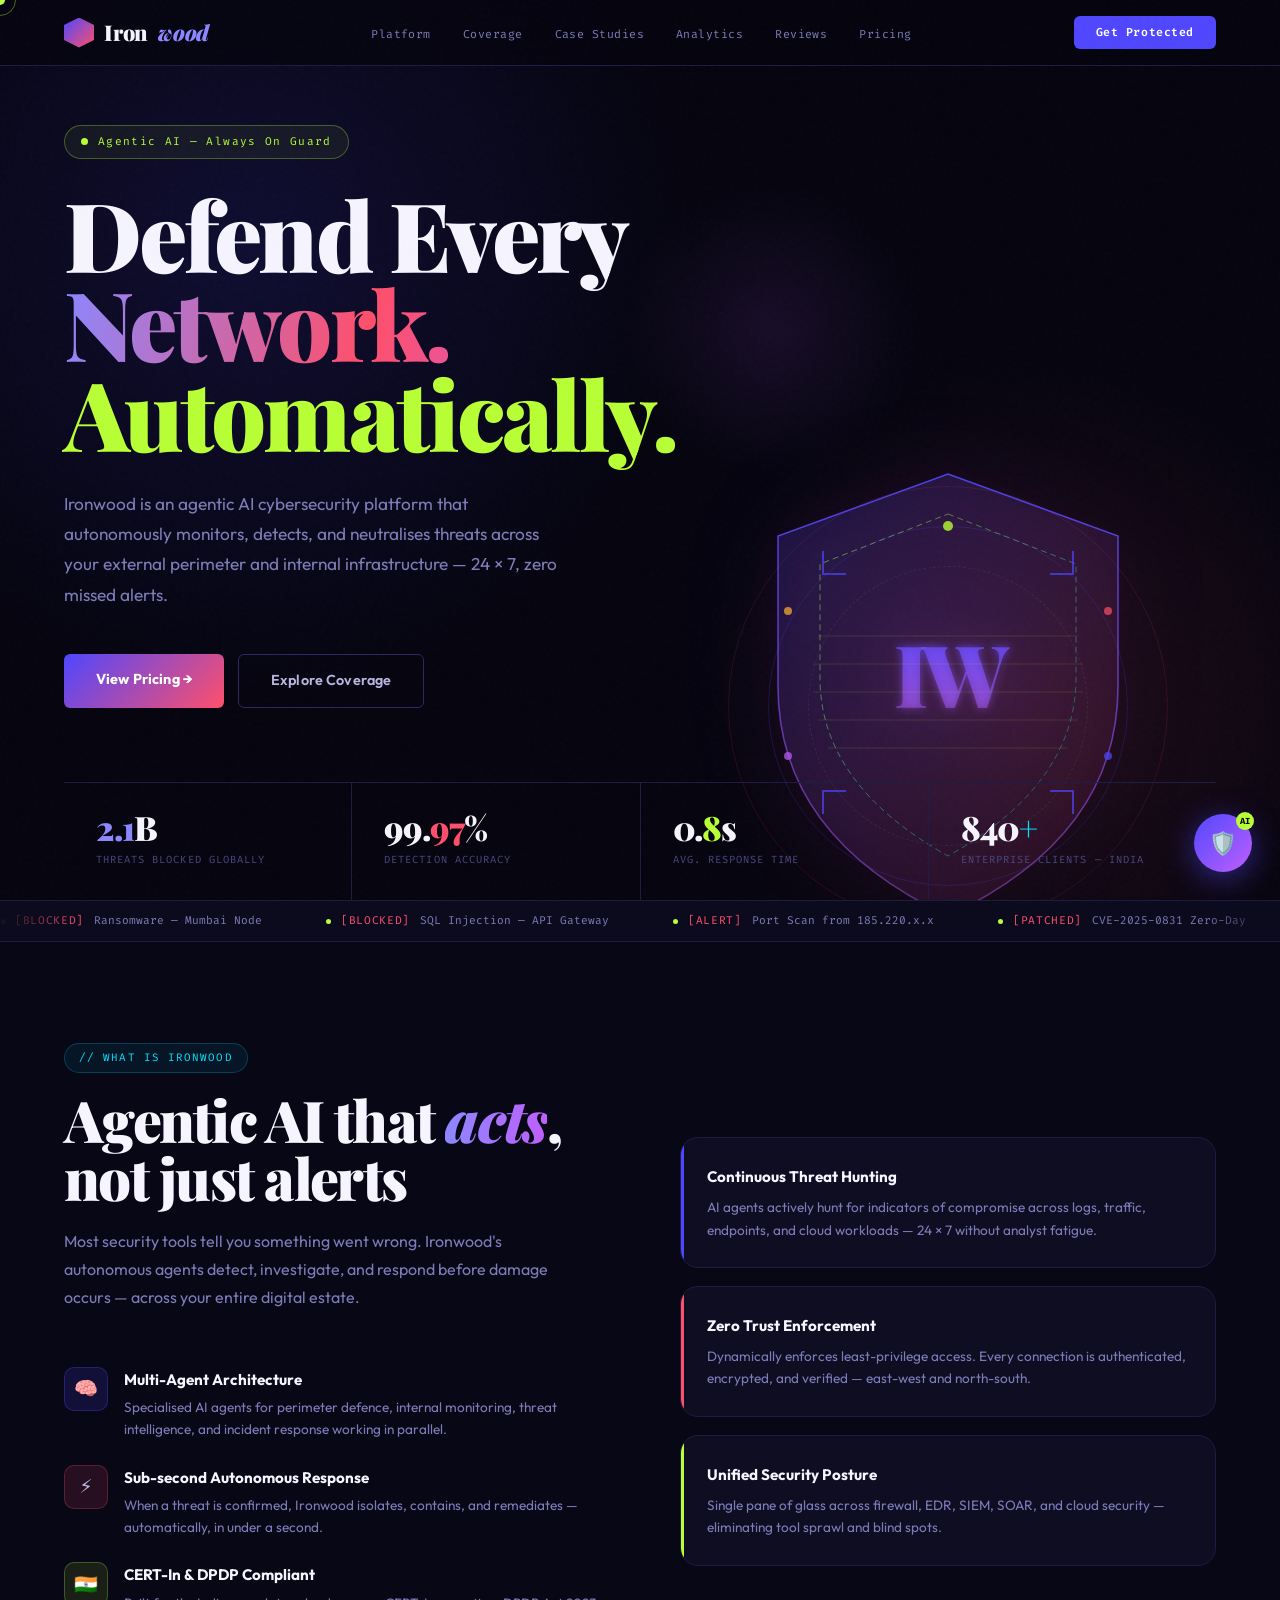
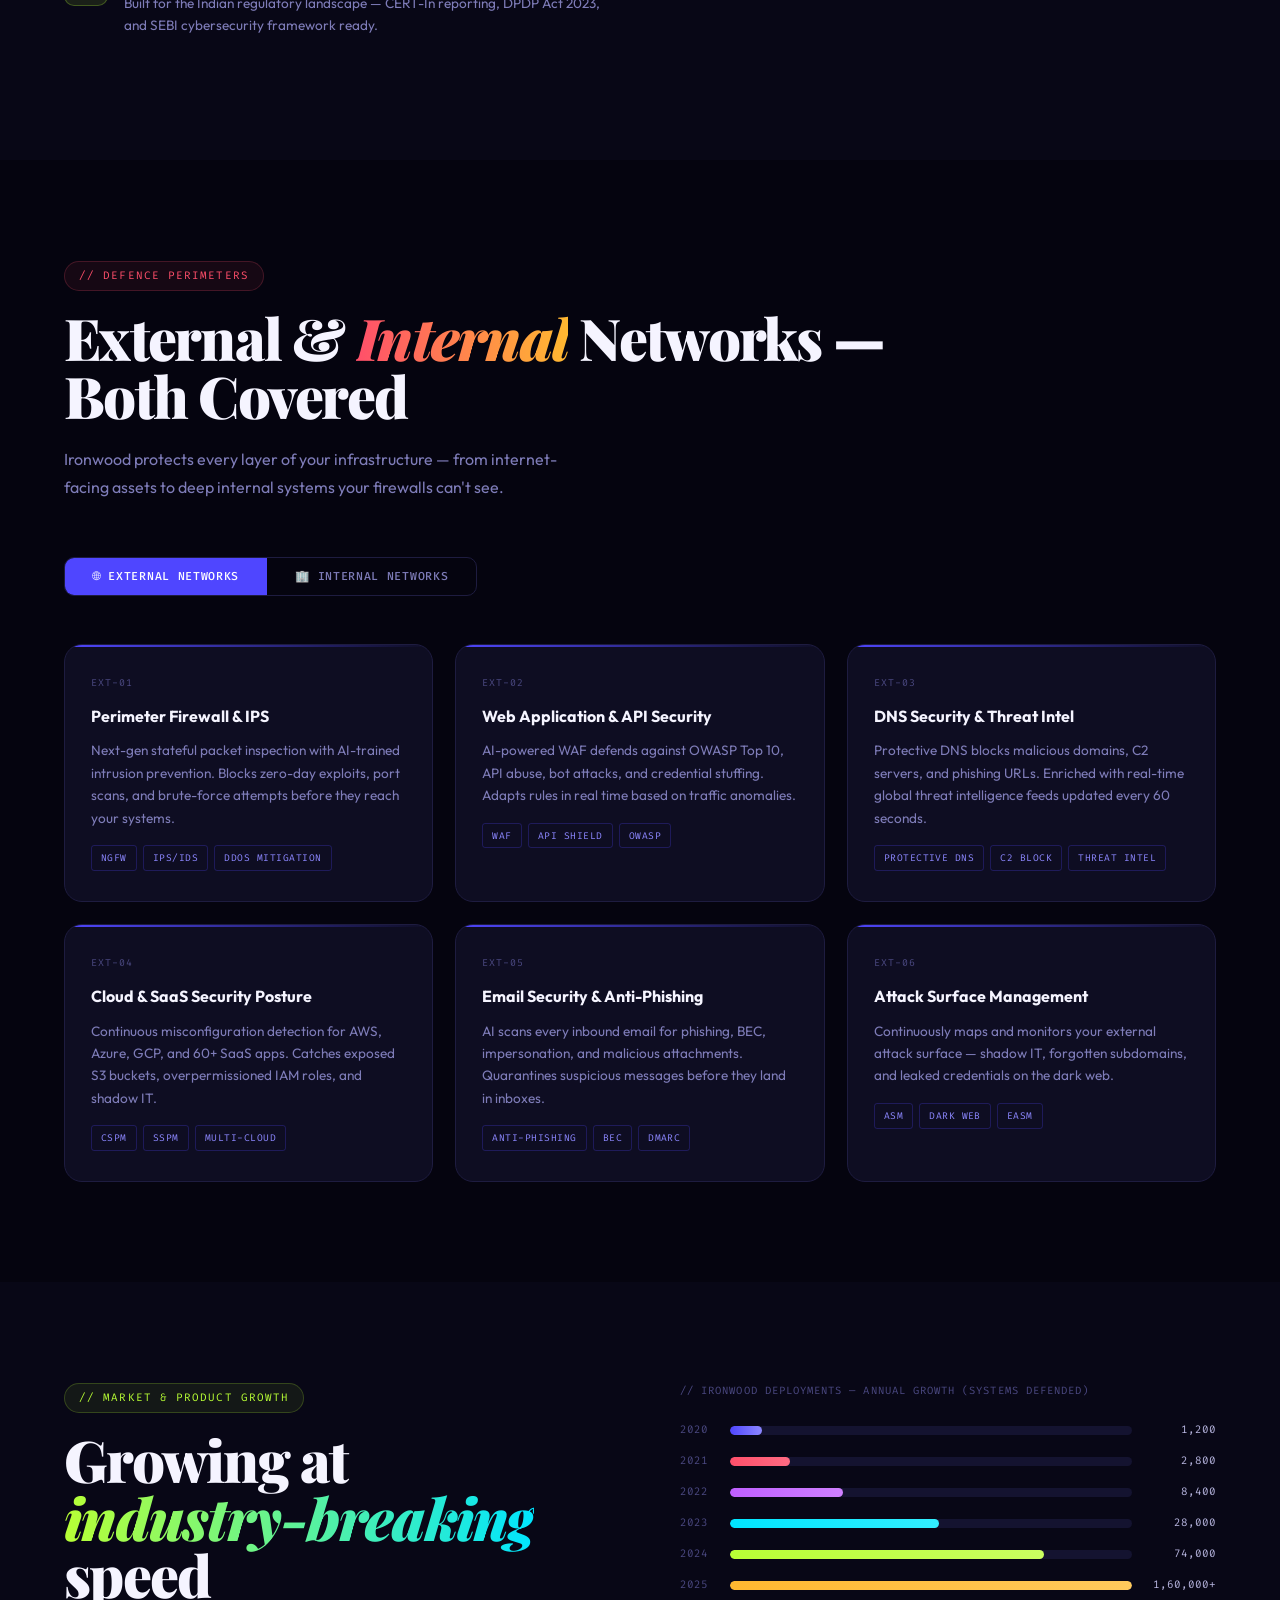
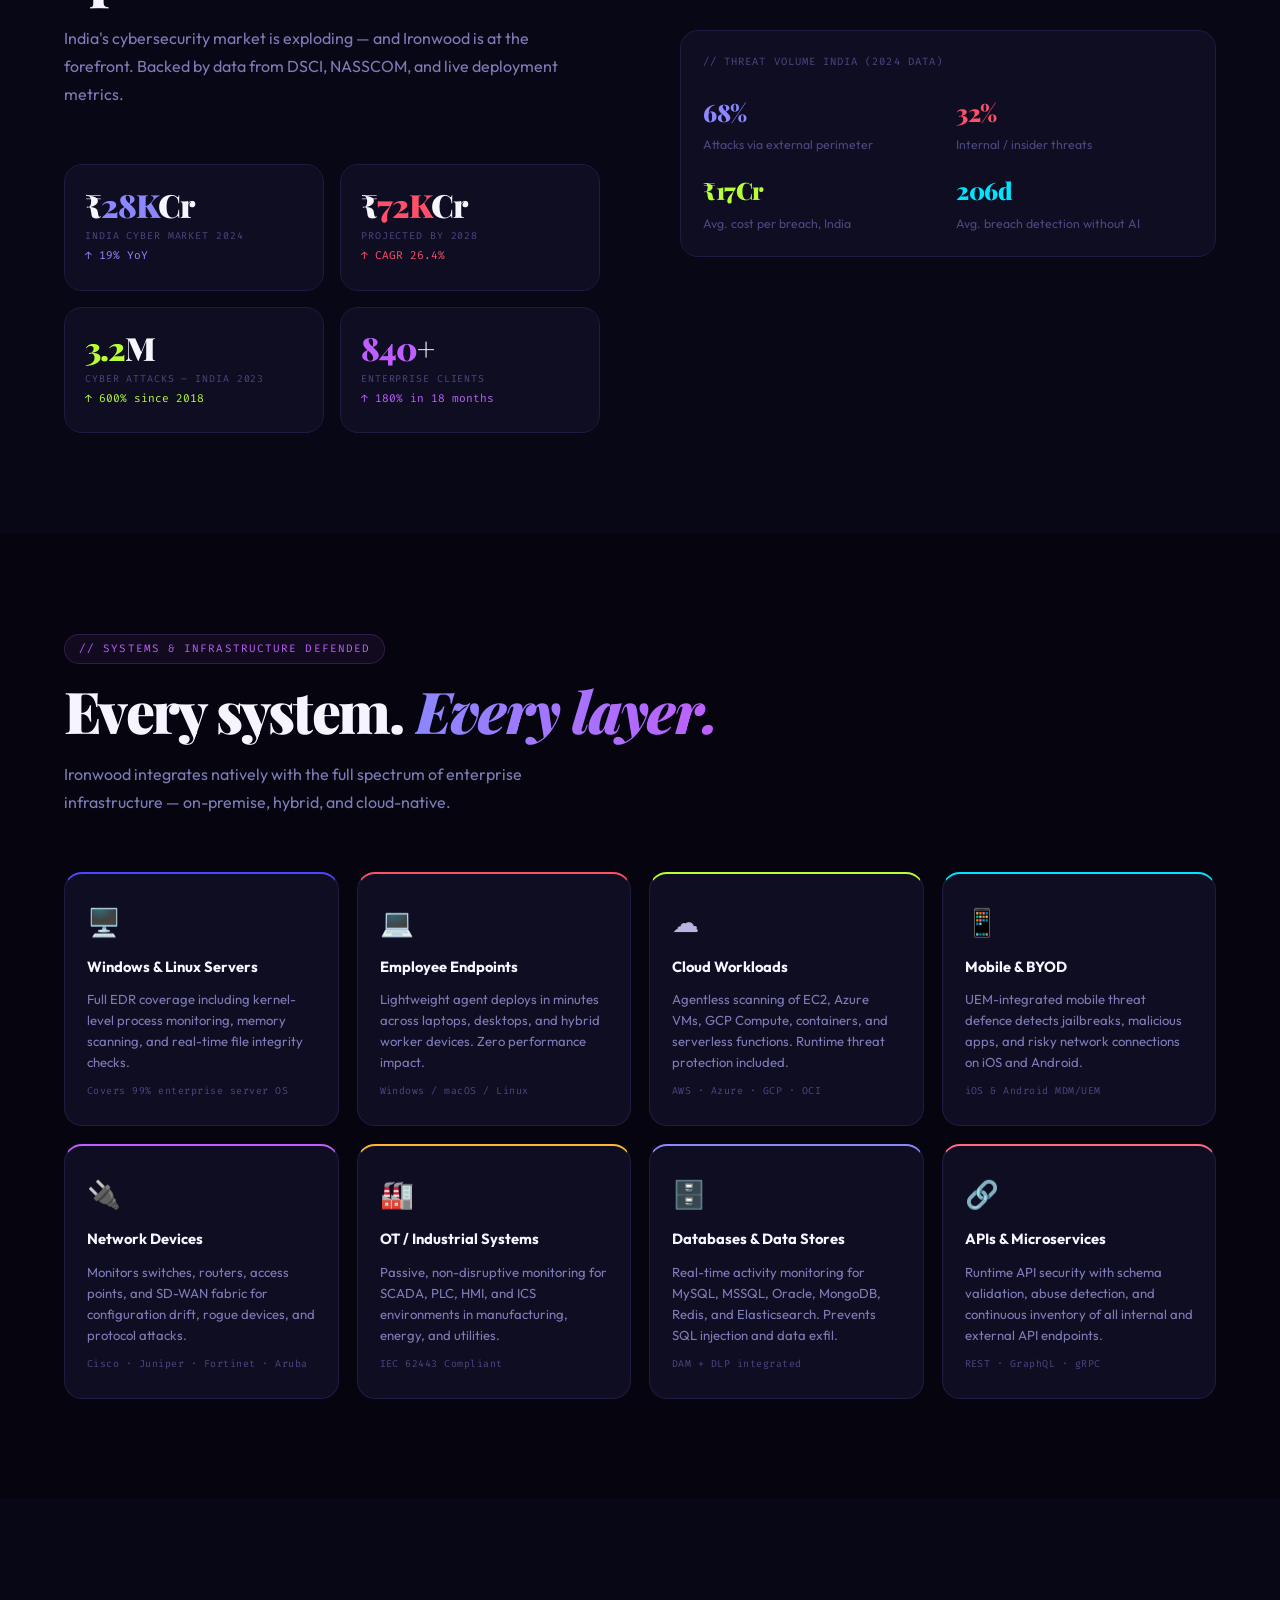
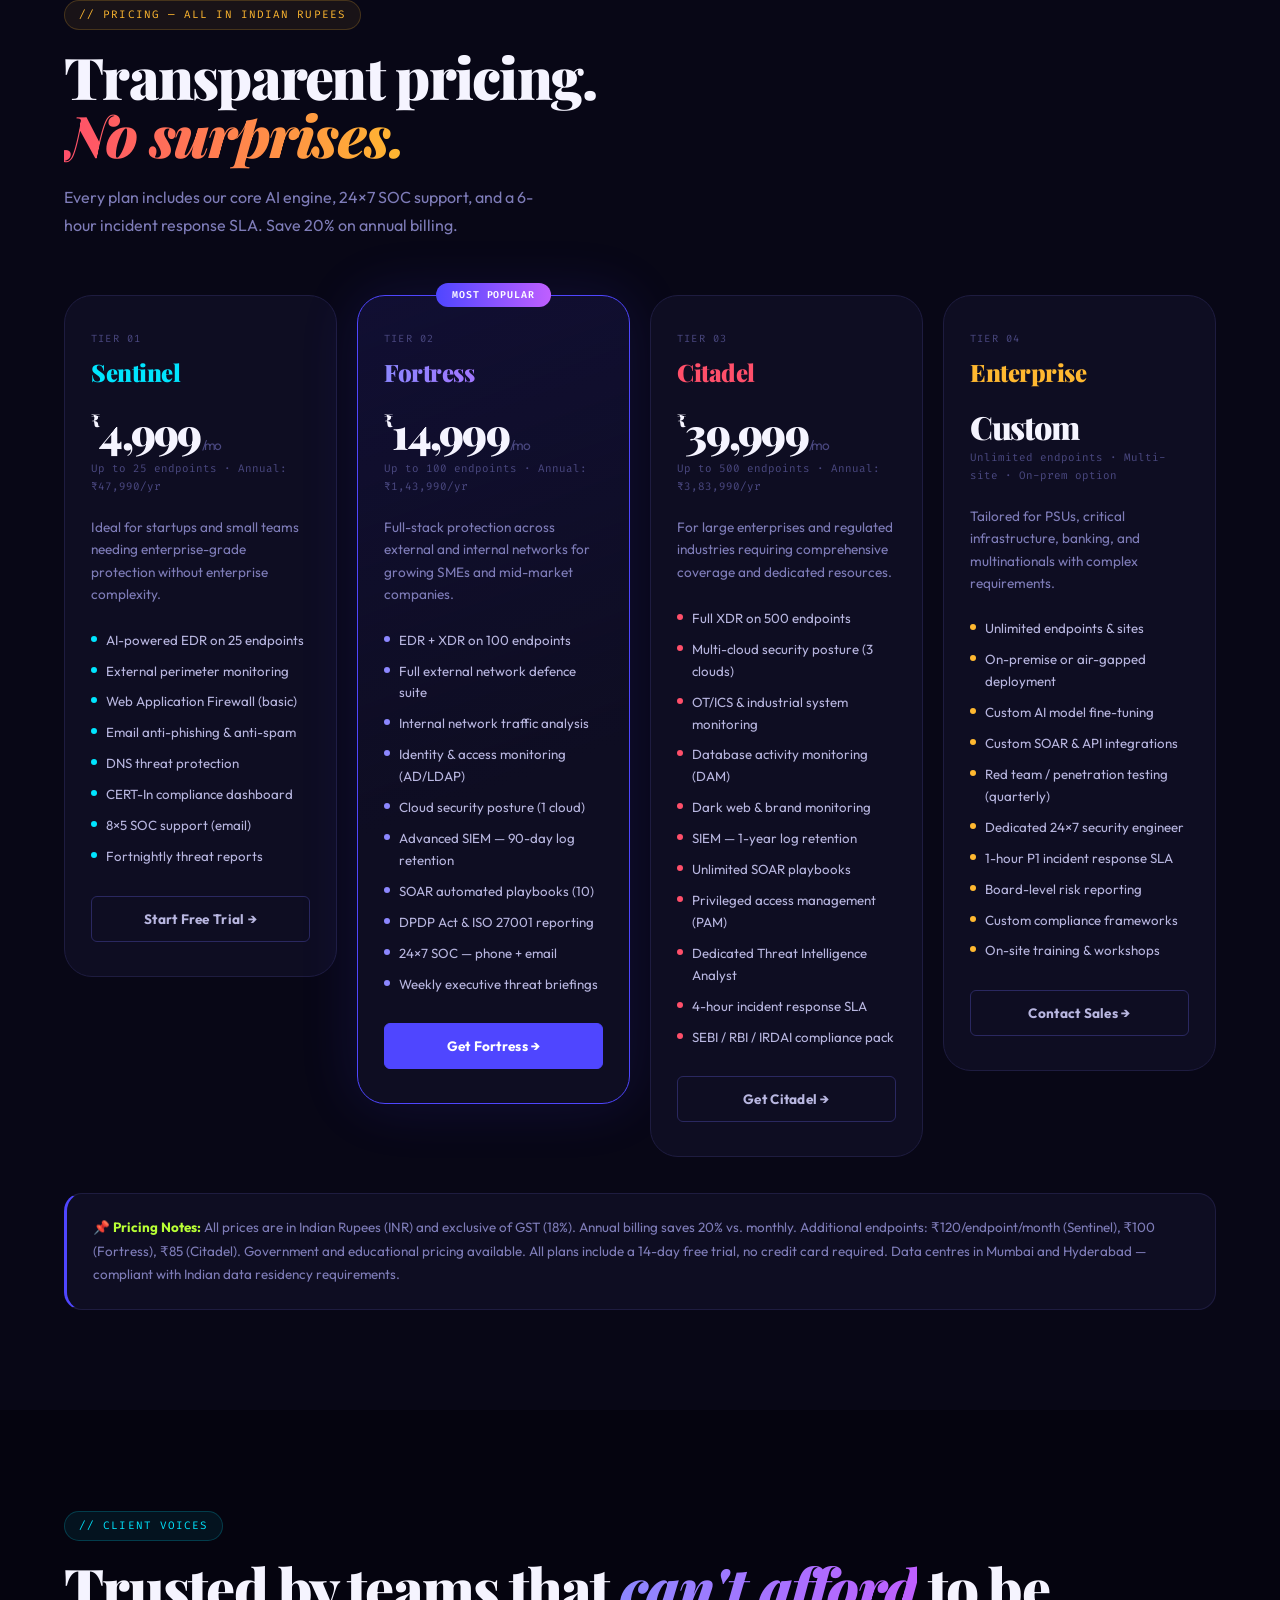
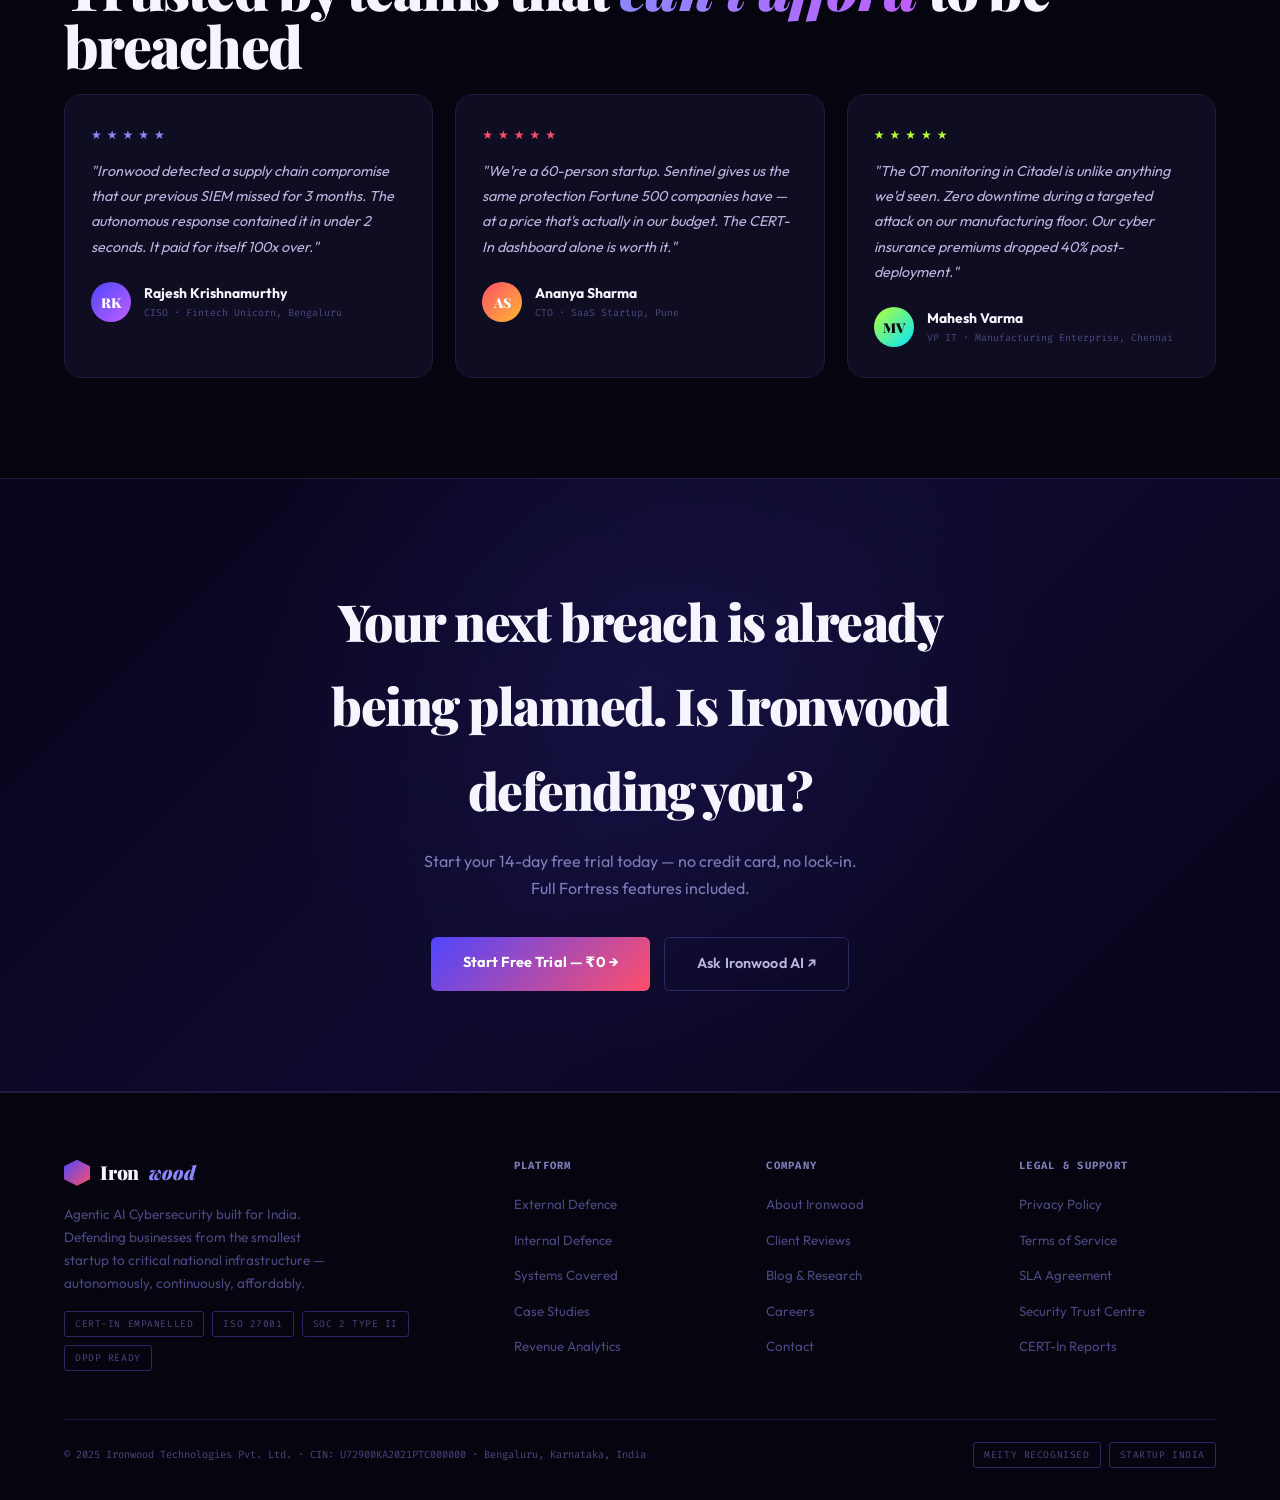
<file: index.html>
<!DOCTYPE html>
<html lang="en">
<head>
  <meta charset="UTF-8" />
  <meta name="viewport" content="width=device-width, initial-scale=1.0" />
  <title>Ironwood — Agentic AI Cybersecurity</title>
  <link rel="preconnect" href="https://fonts.googleapis.com" />
  <link rel="preconnect" href="https://fonts.gstatic.com" crossorigin />
  <!-- NEW FONTS: Clash Display (bold display) + Outfit (body) + Fira Code (mono) -->
  <link href="https://fonts.googleapis.com/css2?family=Outfit:wght@300;400;500;600;700;800;900&family=Fira+Code:wght@300;400;500;600&family=Playfair+Display:ital,wght@0,700;0,900;1,700&display=swap" rel="stylesheet" />

  <style>
    /* ═══════════════════════════════════════════════════════
       DESIGN TOKENS — Bold Chromatic Cyber Palette
       Primary:  Electric Indigo  #4F46FF
       Accent 1: Hot Coral        #FF4F6A
       Accent 2: Neon Lime        #B8FF35
       Accent 3: Vivid Cyan       #00E5FF
       Accent 4: Vivid Violet     #BF5FFF
       Base: Deep near-black with rich blue-violet undertones
    ═══════════════════════════════════════════════════════ */
    :root {
      /* Backgrounds */
      --bg-0:       #05040F;
      --bg-1:       #080716;
      --bg-2:       #0C0B1E;
      --bg-3:       #101028;
      --bg-card:    #0E0D22;
      --bg-raised:  #141330;

      /* Borders */
      --border:     #1E1C40;
      --border-2:   #2A2860;
      --border-3:   #3E3C80;

      /* Text */
      --text-dim:   #4A4880;
      --text-muted: #7E7CB8;
      --text-soft:  #B8B6E0;
      --text-main:  #E4E2FF;
      --text-white: #F5F4FF;

      /* Brand Colors */
      --indigo:     #4F46FF;
      --indigo-2:   #6B64FF;
      --indigo-3:   #8C87FF;
      --indigo-glow: rgba(79,70,255,0.25);

      --coral:      #FF4F6A;
      --coral-2:    #FF6B83;
      --coral-glow: rgba(255,79,106,0.2);

      --lime:       #B8FF35;
      --lime-2:     #CAFF60;
      --lime-glow:  rgba(184,255,53,0.18);

      --cyan:       #00E5FF;
      --cyan-2:     #33EEFF;
      --cyan-glow:  rgba(0,229,255,0.18);

      --violet:     #BF5FFF;
      --violet-2:   #CF80FF;
      --violet-glow: rgba(191,95,255,0.2);

      --gold:       #FFB830;
      --gold-2:     #FFCA5C;

      /* Typography */
      --font-display: 'Playfair Display', Georgia, serif;
      --font-body:    'Outfit', system-ui, sans-serif;
      --font-mono:    'Fira Code', 'Courier New', monospace;

      /* Radii */
      --r-xs: 3px; --r-sm: 6px; --r-md: 10px; --r-lg: 18px; --r-xl: 28px; --r-2xl: 40px;

      /* Easing */
      --ease: cubic-bezier(0.16,1,0.3,1);
      --ease-snap: cubic-bezier(0.34,1.56,0.64,1);
    }

    /* ─── RESET ─────────────────────────────────────────── */
    *, *::before, *::after { box-sizing: border-box; margin: 0; padding: 0; }
    html { scroll-behavior: smooth; }
    body {
      background: var(--bg-0);
      color: var(--text-soft);
      font-family: var(--font-body);
      font-weight: 400;
      line-height: 1.65;
      overflow-x: hidden;
      cursor: none;
    }
    a { color: inherit; text-decoration: none; }
    button { font-family: var(--font-body); }

    /* ─── GRADIENT MESH BACKGROUND ──────────────────────── */
    .mesh-bg {
      position: absolute; inset: 0; pointer-events: none; overflow: hidden; z-index: 0;
    }
    .mesh-bg::before {
      content: '';
      position: absolute;
      width: 900px; height: 900px;
      top: -200px; left: -200px;
      background: radial-gradient(circle, rgba(79,70,255,0.14) 0%, transparent 70%);
      animation: drift1 18s ease-in-out infinite alternate;
    }
    .mesh-bg::after {
      content: '';
      position: absolute;
      width: 700px; height: 700px;
      bottom: -150px; right: -100px;
      background: radial-gradient(circle, rgba(255,79,106,0.12) 0%, transparent 70%);
      animation: drift2 22s ease-in-out infinite alternate;
    }
    @keyframes drift1 { from{transform:translate(0,0) scale(1)} to{transform:translate(80px,60px) scale(1.15)} }
    @keyframes drift2 { from{transform:translate(0,0) scale(1)} to{transform:translate(-60px,-80px) scale(1.2)} }

    /* noise grain */
    body::after {
      content: '';
      position: fixed; inset: 0; z-index: 1000; pointer-events: none;
      background-image: url("data:image/svg+xml,%3Csvg viewBox='0 0 256 256' xmlns='http://www.w3.org/2000/svg'%3E%3Cfilter id='n'%3E%3CfeTurbulence type='fractalNoise' baseFrequency='0.9' numOctaves='4' stitchTiles='stitch'/%3E%3C/filter%3E%3Crect width='100%25' height='100%25' filter='url(%23n)' opacity='0.035'/%3E%3C/svg%3E");
      opacity: 0.6;
    }

    /* ─── CUSTOM CURSOR ─────────────────────────────────── */
    #cursor {
      position: fixed; top: 0; left: 0; z-index: 9999;
      width: 10px; height: 10px;
      background: var(--lime);
      border-radius: 50%; pointer-events: none;
      transform: translate(-50%,-50%);
      transition: width 0.2s var(--ease), height 0.2s var(--ease), background 0.2s;
      mix-blend-mode: screen;
    }
    #cursor-ring {
      position: fixed; top: 0; left: 0; z-index: 9998;
      width: 32px; height: 32px;
      border: 1.5px solid rgba(184,255,53,0.4);
      border-radius: 50%; pointer-events: none;
      transform: translate(-50%,-50%);
      transition: transform 0.15s var(--ease);
    }
    body:has(a:hover) #cursor, body:has(button:hover) #cursor {
      width: 18px; height: 18px; background: var(--coral);
    }
    body:has(a:hover) #cursor-ring, body:has(button:hover) #cursor-ring {
      border-color: rgba(255,79,106,0.5);
    }

    /* ─── NAVIGATION ────────────────────────────────────── */
    nav {
      position: fixed; top: 0; left: 0; right: 0; z-index: 500;
      display: flex; align-items: center; justify-content: space-between;
      padding: 0 5vw; height: 66px;
      background: rgba(5,4,15,0.82);
      backdrop-filter: blur(24px);
      border-bottom: 1px solid var(--border);
    }
    .nav-logo {
      display: flex; align-items: center; gap: 10px;
      font-family: var(--font-display); font-size: 1.35rem; font-weight: 900;
      color: var(--text-white); letter-spacing: -0.01em;
    }
    .logo-gem {
      width: 30px; height: 30px;
      background: linear-gradient(135deg, var(--indigo), var(--coral));
      clip-path: polygon(50% 0%,100% 25%,100% 75%,50% 100%,0% 75%,0% 25%);
      flex-shrink: 0;
    }
    .nav-logo .accent { color: var(--indigo-3); font-style: italic; }
    .nav-links { display: flex; gap: 32px; list-style: none; }
    .nav-links a {
      font-family: var(--font-mono); font-size: 0.72rem; font-weight: 400;
      color: var(--text-muted); letter-spacing: 0.04em;
      transition: color 0.2s; position: relative;
    }
    .nav-links a:hover { color: var(--cyan); }
    .nav-links a::after {
      content: ''; position: absolute; bottom: -3px; left: 0; right: 0;
      height: 1px; background: var(--cyan);
      transform: scaleX(0); transform-origin: left;
      transition: transform 0.25s var(--ease);
    }
    .nav-links a:hover::after { transform: scaleX(1); }
    .nav-cta {
      font-family: var(--font-mono); font-size: 0.72rem; font-weight: 600;
      background: var(--indigo); color: #fff;
      padding: 9px 22px; border-radius: var(--r-sm); border: none;
      cursor: pointer; letter-spacing: 0.05em;
      transition: background 0.2s, box-shadow 0.2s, transform 0.15s;
    }
    .nav-cta:hover { background: var(--indigo-2); box-shadow: 0 0 28px var(--indigo-glow); transform: translateY(-1px); }
    .hamburger { display: none; flex-direction: column; gap: 5px; cursor: pointer; }
    .hamburger span { width: 24px; height: 2px; background: var(--text-muted); }

    /* ─── HERO ──────────────────────────────────────────── */
    #hero {
      position: relative; min-height: 100vh;
      display: flex; flex-direction: column; justify-content: space-between;
      padding: 110px 5vw 0; overflow: hidden;
    }

    /* The main content area fills available vertical space */
    .hero-body {
      position: relative; z-index: 2;
      display: flex; align-items: center;
      flex: 1;
      padding-bottom: 60px;
    }
    .hero-content { max-width: 680px; }

    .hero-eyebrow {
      display: inline-flex; align-items: center; gap: 10px;
      font-family: var(--font-mono); font-size: 0.7rem; letter-spacing: 0.12em;
      color: var(--lime); border: 1px solid rgba(184,255,53,0.3);
      background: rgba(184,255,53,0.06);
      padding: 7px 16px; border-radius: var(--r-2xl);
      margin-bottom: 30px;
      animation: slideUp 0.7s var(--ease) 0.1s both;
    }
    .hero-eyebrow .pulse {
      width: 7px; height: 7px; background: var(--lime); border-radius: 50%;
      animation: pulse 1.6s infinite;
    }
    @keyframes pulse { 0%,100%{opacity:1;transform:scale(1)} 50%{opacity:0.3;transform:scale(0.7)} }

    h1.hero-title {
      font-family: var(--font-display);
      font-size: clamp(3.2rem, 7.5vw, 7rem);
      font-weight: 900; line-height: 0.93;
      letter-spacing: -0.03em;
      color: var(--text-white);
      margin-bottom: 32px;
      animation: slideUp 0.8s var(--ease) 0.2s both;
    }
    .title-gradient {
      background: linear-gradient(100deg, var(--indigo-3), var(--coral), var(--violet));
      -webkit-background-clip: text; -webkit-text-fill-color: transparent;
      background-clip: text; display: block;
    }
    .title-lime { color: var(--lime); -webkit-text-fill-color: var(--lime); display: block; }

    .hero-desc {
      font-size: 1.08rem; color: var(--text-muted); max-width: 510px;
      line-height: 1.75; margin-bottom: 44px; font-weight: 400;
      animation: slideUp 0.8s var(--ease) 0.32s both;
    }
    .hero-btns {
      display: flex; gap: 14px; flex-wrap: wrap;
      animation: slideUp 0.8s var(--ease) 0.44s both;
    }
    .btn-primary {
      font-family: var(--font-body); font-size: 0.9rem; font-weight: 700;
      background: linear-gradient(135deg, var(--indigo), var(--coral));
      color: #fff; padding: 14px 32px; border-radius: var(--r-sm); border: none;
      cursor: pointer; letter-spacing: 0.01em;
      transition: transform 0.2s, box-shadow 0.2s;
      display: inline-block; text-decoration: none;
    }
    .btn-primary:hover { transform: translateY(-3px); box-shadow: 0 12px 40px rgba(79,70,255,0.4); }
    .btn-ghost {
      font-family: var(--font-body); font-size: 0.9rem; font-weight: 600;
      background: transparent; color: var(--text-soft);
      padding: 14px 32px; border-radius: var(--r-sm);
      border: 1px solid var(--border-2);
      cursor: pointer; letter-spacing: 0.01em;
      transition: border-color 0.2s, color 0.2s;
      display: inline-block; text-decoration: none;
    }
    .btn-ghost:hover { border-color: var(--violet); color: var(--violet); }

    /* Stats bar — now in normal flow at the bottom of the hero */
    .hero-stats {
      position: relative; z-index: 2;
      display: flex; gap: 0; flex-wrap: wrap;
      border-top: 1px solid var(--border);
      animation: slideUp 0.8s var(--ease) 0.55s both;
    }
    .stat-item {
      flex: 1; min-width: 160px;
      padding: 28px 32px 32px;
      border-right: 1px solid var(--border);
    }
    .stat-item:last-child { border-right: none; }
    .stat-val {
      font-family: var(--font-display); font-size: 2.1rem; font-weight: 900;
      line-height: 1; letter-spacing: -0.03em; color: var(--text-white);
    }
    .stat-val .c1 { color: var(--indigo-3); }
    .stat-val .c2 { color: var(--coral); }
    .stat-val .c3 { color: var(--lime); }
    .stat-val .c4 { color: var(--cyan); }
    .stat-lbl { font-family: var(--font-mono); font-size: 0.65rem; color: var(--text-dim); text-transform: uppercase; letter-spacing: 0.1em; margin-top: 6px; }

    /* Hero Visual — sits inside .hero-body which is position:relative */
    .hero-visual {
      position: absolute; right: 3vw; top: 50%; transform: translateY(-50%);
      z-index: 1; pointer-events: none;
      animation: slideUp 1s var(--ease) 0.3s both;
    }
    .hex-cluster { position: relative; width: 460px; height: 520px; }
    .hex-ring {
      position: absolute; border-radius: 50%; border-style: solid;
      animation: spinRing linear infinite;
    }
    .hex-ring.h1 { width: 360px;height:360px;top:80px;left:50px; border-width:1px; border-color:rgba(79,70,255,0.2); animation-duration:20s; }
    .hex-ring.h2 { width:440px;height:440px;top:40px;left:10px; border-width:1px; border-color:rgba(255,79,106,0.12); animation-duration:32s; animation-direction:reverse; }
    .hex-ring.h3 { width:280px;height:280px;top:120px;left:90px; border-width:1px; border-color:rgba(184,255,53,0.1); animation-duration:15s; border-style:dashed; }
    @keyframes spinRing { to{transform:rotate(360deg)} }
    .hex-svg { width: 100%; height: 100%; filter: drop-shadow(0 0 50px rgba(79,70,255,0.3)) drop-shadow(0 0 20px rgba(255,79,106,0.15)); }

    @keyframes slideUp { from{opacity:0;transform:translateY(28px)} to{opacity:1;transform:translateY(0)} }

    /* ─── TICKER ─────────────────────────────────────────── */
    .ticker-band {
      position: relative; overflow: hidden;
      background: var(--bg-2);
      border-top: 1px solid var(--border); border-bottom: 1px solid var(--border);
      padding: 11px 0; z-index: 2;
    }
    .ticker-band::before, .ticker-band::after {
      content:''; position:absolute; top:0; bottom:0; width:80px; z-index:2;
    }
    .ticker-band::before { left:0; background:linear-gradient(90deg,var(--bg-2),transparent); }
    .ticker-band::after  { right:0; background:linear-gradient(-90deg,var(--bg-2),transparent); }
    .ticker-track { display:flex; gap:64px; width:max-content; animation:tickerRoll 30s linear infinite; }
    .ticker-item { display:flex; align-items:center; gap:10px; white-space:nowrap; font-family:var(--font-mono); font-size:0.7rem; }
    .ticker-item .t-lbl { color:var(--coral); letter-spacing:0.06em; }
    .ticker-item .t-txt { color:var(--text-muted); }
    .ticker-dot { width:5px;height:5px;border-radius:50%;background:var(--lime);flex-shrink:0; }
    @keyframes tickerRoll { from{transform:translateX(0)} to{transform:translateX(-50%)} }

    /* ─── SECTION COMMONS ────────────────────────────────── */
    section { position: relative; padding: 100px 5vw; }
    .section-chip {
      display: inline-flex; align-items: center; gap: 8px;
      font-family: var(--font-mono); font-size: 0.68rem; letter-spacing: 0.1em;
      text-transform: uppercase; color: var(--cyan);
      background: rgba(0,229,255,0.07); border: 1px solid rgba(0,229,255,0.2);
      padding: 5px 14px; border-radius: var(--r-2xl);
      margin-bottom: 18px;
    }
    .section-chip.coral { color:var(--coral); background:rgba(255,79,106,0.07); border-color:rgba(255,79,106,0.2); }
    .section-chip.lime { color:var(--lime); background:rgba(184,255,53,0.07); border-color:rgba(184,255,53,0.2); }
    .section-chip.violet { color:var(--violet); background:rgba(191,95,255,0.07); border-color:rgba(191,95,255,0.2); }
    .section-chip.gold { color:var(--gold); background:rgba(255,184,48,0.07); border-color:rgba(255,184,48,0.2); }

    h2.sec-title {
      font-family: var(--font-display);
      font-size: clamp(2rem, 4.5vw, 3.6rem);
      font-weight: 900; line-height: 1.0;
      letter-spacing: -0.03em; color: var(--text-white);
      margin-bottom: 20px;
    }
    h2.sec-title em { font-style: italic; }
    h2.sec-title .grad { background: linear-gradient(90deg,var(--indigo-3),var(--violet)); -webkit-background-clip:text; -webkit-text-fill-color:transparent; background-clip:text; }
    h2.sec-title .grad-coral { background:linear-gradient(90deg,var(--coral),var(--gold)); -webkit-background-clip:text; -webkit-text-fill-color:transparent; background-clip:text; }
    h2.sec-title .grad-lime { background:linear-gradient(90deg,var(--lime),var(--cyan)); -webkit-background-clip:text; -webkit-text-fill-color:transparent; background-clip:text; }

    .sec-sub { font-size: 1rem; color: var(--text-muted); max-width: 500px; line-height: 1.75; margin-bottom: 56px; font-weight: 400; }

    .reveal { opacity:0; transform:translateY(22px); transition:opacity 0.7s var(--ease), transform 0.7s var(--ease); }
    .reveal.visible { opacity:1; transform:translateY(0); }
    .rd1{transition-delay:0.1s} .rd2{transition-delay:0.2s} .rd3{transition-delay:0.3s} .rd4{transition-delay:0.4s}

    /* ─── ABOUT ──────────────────────────────────────────── */
    #about { background: var(--bg-1); }
    .about-grid { display:grid; grid-template-columns:1fr 1fr; gap:80px; align-items:center; }
    .about-feature { display:flex; align-items:flex-start; gap:16px; margin-bottom:24px; }
    .feat-icon {
      width:44px; height:44px; flex-shrink:0; border-radius:var(--r-md);
      display:flex; align-items:center; justify-content:center; font-size:1.2rem;
    }
    .feat-icon.ind { background:rgba(79,70,255,0.15); border:1px solid rgba(79,70,255,0.3); }
    .feat-icon.cor { background:rgba(255,79,106,0.12); border:1px solid rgba(255,79,106,0.25); }
    .feat-icon.grn { background:rgba(184,255,53,0.1); border:1px solid rgba(184,255,53,0.25); }
    .feat-title { font-family:var(--font-body); font-size:0.95rem; font-weight:700; color:var(--text-white); margin-bottom:4px; }
    .feat-desc { font-size:0.85rem; color:var(--text-muted); line-height:1.65; }

    .about-cards { display:flex; flex-direction:column; gap:18px; }
    .a-card {
      background: var(--bg-card); border:1px solid var(--border);
      border-radius:var(--r-lg); padding:26px;
      transition: border-color 0.3s, transform 0.3s;
      position:relative; overflow:hidden;
    }
    .a-card::before { content:''; position:absolute; top:0; left:0; bottom:0; width:3px; }
    .a-card.c1::before { background:var(--indigo); }
    .a-card.c2::before { background:var(--coral); }
    .a-card.c3::before { background:var(--lime); }
    .a-card:hover { border-color:var(--border-3); transform:translateX(5px); }
    .a-card h3 { font-family:var(--font-body); font-size:0.95rem; font-weight:700; color:var(--text-white); margin-bottom:7px; }
    .a-card p { font-size:0.85rem; color:var(--text-muted); line-height:1.65; }

    /* ─── COVERAGE ───────────────────────────────────────── */
    #coverage { background:var(--bg-0); }
    .tab-row { display:flex; gap:0; width:fit-content; border:1px solid var(--border); border-radius:var(--r-md); overflow:hidden; margin-bottom:48px; }
    .tab-btn {
      font-family:var(--font-mono); font-size:0.72rem; font-weight:500;
      padding:11px 28px; cursor:pointer; border:none; outline:none;
      background:transparent; color:var(--text-muted); letter-spacing:0.06em; text-transform:uppercase;
      transition:background 0.2s, color 0.2s;
    }
    .tab-btn.active.ext { background:var(--indigo); color:#fff; }
    .tab-btn.active.int { background:var(--coral); color:#fff; }

    .tab-content { display:none; }
    .tab-content.active { display:grid; grid-template-columns:repeat(3,1fr); gap:22px; }

    .cov-card {
      background:var(--bg-card); border:1px solid var(--border);
      border-radius:var(--r-lg); padding:30px 26px;
      transition:border-color 0.3s, box-shadow 0.3s, transform 0.25s;
      position:relative; overflow:hidden;
    }
    .cov-card::after { content:''; position:absolute; top:0; left:0; right:0; height:2px; }
    #tab-external .cov-card::after { background:linear-gradient(90deg,var(--indigo),transparent); }
    #tab-internal .cov-card::after { background:linear-gradient(90deg,var(--coral),transparent); }
    #tab-external .cov-card:hover { border-color:rgba(79,70,255,0.4); box-shadow:0 0 40px rgba(79,70,255,0.1); transform:translateY(-4px); }
    #tab-internal .cov-card:hover { border-color:rgba(255,79,106,0.4); box-shadow:0 0 40px rgba(255,79,106,0.1); transform:translateY(-4px); }

    .cov-num { font-family:var(--font-mono); font-size:0.62rem; color:var(--text-dim); margin-bottom:12px; letter-spacing:0.1em; }
    .cov-card h3 { font-family:var(--font-body); font-size:1rem; font-weight:700; color:var(--text-white); margin-bottom:10px; }
    .cov-card p { font-size:0.85rem; color:var(--text-muted); line-height:1.65; }
    .cov-tags { display:flex; flex-wrap:wrap; gap:6px; margin-top:16px; }
    .cov-tag {
      font-family:var(--font-mono); font-size:0.6rem; padding:4px 9px;
      border:1px solid var(--border-2); border-radius:var(--r-xs);
      color:var(--text-dim); text-transform:uppercase; letter-spacing:0.05em;
    }
    #tab-external .cov-tag { border-color:rgba(79,70,255,0.25); color:var(--indigo-3); }
    #tab-internal .cov-tag { border-color:rgba(255,79,106,0.25); color:var(--coral-2); }

    /* ─── GROWTH ─────────────────────────────────────────── */
    #growth { background:var(--bg-1); }
    .growth-grid { display:grid; grid-template-columns:1fr 1fr; gap:80px; align-items:start; }

    .metric-grid { display:grid; grid-template-columns:1fr 1fr; gap:16px; margin-top:40px; }
    .m-card {
      background:var(--bg-card); border:1px solid var(--border);
      border-radius:var(--r-lg); padding:24px 20px;
    }
    .m-num { font-family:var(--font-display); font-size:2rem; font-weight:900; line-height:1; letter-spacing:-0.03em; color:var(--text-white); }
    .m-num .i { color:var(--indigo-3); }
    .m-num .c { color:var(--coral); }
    .m-num .l { color:var(--lime); }
    .m-num .v { color:var(--violet); }
    .m-lbl { font-family:var(--font-mono); font-size:0.62rem; color:var(--text-dim); text-transform:uppercase; letter-spacing:0.09em; margin-top:7px; }
    .m-trend { font-family:var(--font-mono); font-size:0.7rem; margin-top:3px; }
    .m-trend.up-i { color:var(--indigo-3); }
    .m-trend.up-c { color:var(--coral); }
    .m-trend.up-l { color:var(--lime); }
    .m-trend.up-v { color:var(--violet); }

    .chart-wrap { }
    .chart-head { font-family:var(--font-mono); font-size:0.66rem; color:var(--text-dim); text-transform:uppercase; letter-spacing:0.1em; margin-bottom:22px; }
    .bar-rows { display:flex; flex-direction:column; gap:13px; }
    .bar-row { display:flex; align-items:center; gap:12px; }
    .bar-yr { font-family:var(--font-mono); font-size:0.68rem; color:var(--text-dim); width:38px; flex-shrink:0; }
    .bar-track { flex:1; height:9px; background:var(--bg-raised); border-radius:5px; overflow:hidden; }
    .bar-fill { height:100%; border-radius:5px; transition:width 1.3s var(--ease); width:0; }
    .bar-fill.f1 { background:linear-gradient(90deg,var(--indigo),var(--indigo-3)); }
    .bar-fill.f2 { background:linear-gradient(90deg,var(--coral),var(--coral-2)); }
    .bar-fill.f3 { background:linear-gradient(90deg,var(--violet),var(--violet-2)); }
    .bar-fill.f4 { background:linear-gradient(90deg,var(--cyan),var(--cyan-2)); }
    .bar-fill.f5 { background:linear-gradient(90deg,var(--lime),var(--lime-2)); }
    .bar-fill.f6 { background:linear-gradient(90deg,var(--gold),var(--gold-2)); }
    .bar-num { font-family:var(--font-mono); font-size:0.68rem; color:var(--text-soft); width:72px; text-align:right; flex-shrink:0; }

    .data-box {
      margin-top:36px; padding:22px; background:var(--bg-card);
      border:1px solid var(--border); border-radius:var(--r-lg);
    }
    .data-grid { display:grid; grid-template-columns:1fr 1fr; gap:16px; margin-top:12px; }
    .data-num { font-family:var(--font-display); font-size:1.5rem; font-weight:900; letter-spacing:-0.02em; }

    /* ─── SYSTEMS ────────────────────────────────────────── */
    #systems { background:var(--bg-0); }
    .sys-grid { display:grid; grid-template-columns:repeat(4,1fr); gap:18px; }
    .sys-card {
      background:var(--bg-card); border:1px solid var(--border);
      border-radius:var(--r-lg); padding:26px 22px;
      transition:border-color 0.3s, transform 0.25s;
      display:flex; flex-direction:column; gap:10px;
    }
    .sys-card:hover { transform:translateY(-5px); }
    .sys-card:nth-child(1):hover { border-color:rgba(79,70,255,0.5); box-shadow:0 8px 32px rgba(79,70,255,0.12); }
    .sys-card:nth-child(2):hover { border-color:rgba(255,79,106,0.5); box-shadow:0 8px 32px rgba(255,79,106,0.12); }
    .sys-card:nth-child(3):hover { border-color:rgba(184,255,53,0.5); box-shadow:0 8px 32px rgba(184,255,53,0.10); }
    .sys-card:nth-child(4):hover { border-color:rgba(0,229,255,0.5); box-shadow:0 8px 32px rgba(0,229,255,0.10); }
    .sys-card:nth-child(5):hover { border-color:rgba(191,95,255,0.5); box-shadow:0 8px 32px rgba(191,95,255,0.12); }
    .sys-card:nth-child(6):hover { border-color:rgba(255,184,48,0.5); box-shadow:0 8px 32px rgba(255,184,48,0.10); }
    .sys-card:nth-child(7):hover { border-color:rgba(79,70,255,0.5); box-shadow:0 8px 32px rgba(79,70,255,0.12); }
    .sys-card:nth-child(8):hover { border-color:rgba(255,79,106,0.5); box-shadow:0 8px 32px rgba(255,79,106,0.12); }
    .sys-icon-wrap { font-size:1.7rem; }
    .sys-card h3 { font-family:var(--font-body); font-size:0.92rem; font-weight:700; color:var(--text-white); }
    .sys-card p { font-size:0.82rem; color:var(--text-muted); line-height:1.6; flex:1; }
    .sys-badge { font-family:var(--font-mono); font-size:0.62rem; color:var(--text-dim); letter-spacing:0.05em; }

    /* colour top border per card */
    .sys-card:nth-child(1) { border-top:2px solid var(--indigo); }
    .sys-card:nth-child(2) { border-top:2px solid var(--coral); }
    .sys-card:nth-child(3) { border-top:2px solid var(--lime); }
    .sys-card:nth-child(4) { border-top:2px solid var(--cyan); }
    .sys-card:nth-child(5) { border-top:2px solid var(--violet); }
    .sys-card:nth-child(6) { border-top:2px solid var(--gold); }
    .sys-card:nth-child(7) { border-top:2px solid var(--indigo-3); }
    .sys-card:nth-child(8) { border-top:2px solid var(--coral-2); }

    /* ─── PRICING ────────────────────────────────────────── */
    #pricing { background:var(--bg-1); }
    .price-grid { display:grid; grid-template-columns:repeat(4,1fr); gap:20px; align-items:start; }
    .p-card {
      background:var(--bg-card); border:1px solid var(--border);
      border-radius:var(--r-xl); padding:34px 26px;
      position:relative; transition:transform 0.3s, box-shadow 0.3s;
    }
    .p-card:hover { transform:translateY(-7px); }
    .p-card.featured {
      border-color:var(--indigo);
      background:linear-gradient(160deg,rgba(79,70,255,0.12) 0%,var(--bg-card) 60%);
      box-shadow:0 0 60px rgba(79,70,255,0.14);
    }
    .p-card.featured:hover { box-shadow:0 20px 80px rgba(79,70,255,0.25); }
    .p-badge {
      position:absolute; top:-13px; left:50%; transform:translateX(-50%);
      font-family:var(--font-mono); font-size:0.62rem; font-weight:600;
      background:linear-gradient(90deg,var(--indigo),var(--violet));
      color:#fff; padding:4px 16px; border-radius:var(--r-2xl);
      letter-spacing:0.1em; text-transform:uppercase; white-space:nowrap;
    }
    .p-tier { font-family:var(--font-mono); font-size:0.65rem; color:var(--text-dim); text-transform:uppercase; letter-spacing:0.12em; margin-bottom:6px; }
    .p-name { font-family:var(--font-display); font-size:1.5rem; font-weight:900; color:var(--text-white); margin-bottom:18px; letter-spacing:-0.02em; }
    .p-price { font-family:var(--font-display); font-size:2.7rem; font-weight:900; color:var(--text-white); letter-spacing:-0.04em; line-height:1; }
    .p-price sup { font-size:1.1rem; vertical-align:top; margin-top:5px; margin-right:1px; }
    .p-price .per { font-size:0.85rem; font-weight:400; color:var(--text-dim); font-family:var(--font-body); }
    .p-note { font-family:var(--font-mono); font-size:0.68rem; color:var(--text-dim); margin:6px 0 20px; }
    .p-desc { font-size:0.85rem; color:var(--text-muted); line-height:1.65; margin-bottom:24px; min-height:68px; }

    /* color accent per plan */
    .p-card:nth-child(1) .p-name { color:var(--cyan); }
    .p-card.featured     .p-name { background:linear-gradient(90deg,var(--indigo-3),var(--violet)); -webkit-background-clip:text; -webkit-text-fill-color:transparent; background-clip:text; }
    .p-card:nth-child(3) .p-name { color:var(--coral); }
    .p-card:nth-child(4) .p-name { color:var(--gold); }

    .p-feats { list-style:none; display:flex; flex-direction:column; gap:9px; margin-bottom:28px; }
    .p-feats li { font-size:0.83rem; color:var(--text-soft); display:flex; gap:9px; align-items:flex-start; }
    .p-feats li::before { content:''; width:6px;height:6px;border-radius:50%;flex-shrink:0;margin-top:6px; }
    .p-card:nth-child(1) .p-feats li::before { background:var(--cyan); }
    .p-card.featured     .p-feats li::before { background:var(--indigo-3); }
    .p-card:nth-child(3) .p-feats li::before { background:var(--coral); }
    .p-card:nth-child(4) .p-feats li::before { background:var(--gold); }

    .p-btn {
      width:100%; padding:13px; border-radius:var(--r-sm);
      font-family:var(--font-body); font-size:0.85rem; font-weight:700;
      cursor:pointer; border:1px solid var(--border-2); background:transparent; color:var(--text-soft);
      transition:all 0.2s; letter-spacing:0.02em;
    }
    .p-card:nth-child(1) .p-btn:hover { border-color:var(--cyan); color:var(--cyan); box-shadow:0 0 20px rgba(0,229,255,0.15); }
    .p-card.featured .p-btn { background:var(--indigo); border-color:var(--indigo); color:#fff; }
    .p-card.featured .p-btn:hover { background:var(--indigo-2); box-shadow:0 0 28px var(--indigo-glow); }
    .p-card:nth-child(3) .p-btn:hover { border-color:var(--coral); color:var(--coral); box-shadow:0 0 20px var(--coral-glow); }
    .p-card:nth-child(4) .p-btn:hover { border-color:var(--gold); color:var(--gold); box-shadow:0 0 20px rgba(255,184,48,0.15); }

    .p-note-box {
      margin-top:36px; padding:22px 26px;
      background:var(--bg-card); border:1px solid var(--border); border-radius:var(--r-lg);
      font-size:0.84rem; color:var(--text-muted); line-height:1.75;
      border-left:3px solid var(--indigo);
    }
    .p-note-box strong { color:var(--lime); }

    /* ─── TRUST ──────────────────────────────────────────── */
    #trust { background:var(--bg-0); }
    .trust-grid { display:grid; grid-template-columns:repeat(3,1fr); gap:22px; }
    .t-card {
      background:var(--bg-card); border:1px solid var(--border);
      border-radius:var(--r-lg); padding:30px 26px;
      transition: border-color 0.3s;
    }
    .t-card:nth-child(1):hover { border-color:rgba(79,70,255,0.4); }
    .t-card:nth-child(2):hover { border-color:rgba(255,79,106,0.4); }
    .t-card:nth-child(3):hover { border-color:rgba(184,255,53,0.4); }
    .t-stars { font-size:0.75rem; margin-bottom:14px; letter-spacing:5px; }
    .t-card:nth-child(1) .t-stars { color:var(--indigo-3); }
    .t-card:nth-child(2) .t-stars { color:var(--coral); }
    .t-card:nth-child(3) .t-stars { color:var(--lime); }
    .t-card blockquote { font-size:0.9rem; color:var(--text-soft); line-height:1.75; margin-bottom:22px; font-style:italic; font-family:var(--font-body); }
    .t-author { display:flex; align-items:center; gap:13px; }
    .t-avatar {
      width:40px; height:40px; border-radius:50%; flex-shrink:0;
      display:flex; align-items:center; justify-content:center;
      font-family:var(--font-display); font-size:0.85rem; font-weight:900; color:#fff;
    }
    .t-card:nth-child(1) .t-avatar { background:linear-gradient(135deg,var(--indigo),var(--violet)); }
    .t-card:nth-child(2) .t-avatar { background:linear-gradient(135deg,var(--coral),var(--gold)); }
    .t-card:nth-child(3) .t-avatar { background:linear-gradient(135deg,var(--lime),var(--cyan)); color:var(--bg-0); }
    .t-name { font-size:0.87rem; font-weight:700; color:var(--text-white); font-family:var(--font-body); }
    .t-role { font-family:var(--font-mono); font-size:0.62rem; color:var(--text-dim); }

    /* ─── CTA BAND ───────────────────────────────────────── */
    #cta-band {
      background:linear-gradient(135deg, #07051A 0%, #0E0B2E 50%, #07051A 100%);
      border-top:1px solid var(--border); border-bottom:1px solid var(--border);
      text-align:center; padding:100px 5vw; position:relative; overflow:hidden;
    }
    #cta-band::before {
      content:''; position:absolute; top:-200px; left:50%; transform:translateX(-50%);
      width:800px; height:800px;
      background:radial-gradient(circle, rgba(79,70,255,0.1) 0%, transparent 70%);
      pointer-events:none;
    }
    #cta-band h2 { font-family:var(--font-display); font-size:clamp(2rem,4vw,3.3rem); font-weight:900; color:var(--text-white); letter-spacing:-0.03em; margin-bottom:16px; position:relative; }
    #cta-band p { color:var(--text-muted); max-width:460px; margin:0 auto 36px; position:relative; }
    .cta-row { display:flex; gap:14px; justify-content:center; flex-wrap:wrap; position:relative; }

    /* ─── FOOTER ─────────────────────────────────────────── */
    footer {
      background:var(--bg-0); padding:64px 5vw 32px;
      border-top:1px solid var(--border);
    }
    .foot-top { display:grid; grid-template-columns:2fr 1fr 1fr 1fr; gap:56px; margin-bottom:48px; }
    .foot-brand { }
    .foot-brand p { font-size:0.85rem; color:var(--text-dim); line-height:1.7; margin-top:14px; max-width:280px; }
    .cert-row { display:flex; gap:8px; flex-wrap:wrap; margin-top:16px; }
    .cert { font-family:var(--font-mono); font-size:0.6rem; padding:4px 10px; border:1px solid var(--border-2); border-radius:var(--r-xs); color:var(--text-dim); text-transform:uppercase; letter-spacing:0.06em; }
    .foot-col h4 { font-family:var(--font-mono); font-size:0.66rem; text-transform:uppercase; letter-spacing:0.12em; color:var(--text-muted); margin-bottom:16px; }
    .foot-col ul { list-style:none; display:flex; flex-direction:column; gap:9px; }
    .foot-col ul a { font-size:0.83rem; color:var(--text-dim); transition:color 0.2s; }
    .foot-col ul a:hover { color:var(--indigo-3); }
    .foot-bottom { display:flex; align-items:center; justify-content:space-between; padding-top:22px; border-top:1px solid var(--border); flex-wrap:wrap; gap:12px; }
    .foot-bottom p { font-family:var(--font-mono); font-size:0.65rem; color:var(--text-dim); }

    /* ─── CHATBOT ────────────────────────────────────────── */
    #chat-fab {
      position:fixed; bottom:28px; right:28px; z-index:400;
      width:58px; height:58px; border-radius:50%;
      background:linear-gradient(135deg,var(--indigo),var(--violet));
      border:none; cursor:pointer;
      box-shadow:0 6px 30px rgba(79,70,255,0.5);
      display:flex; align-items:center; justify-content:center;
      font-size:1.4rem;
      transition:transform 0.3s var(--ease-snap), box-shadow 0.3s;
    }
    #chat-fab:hover { transform:scale(1.12); box-shadow:0 10px 50px rgba(79,70,255,0.65); }
    .fab-badge {
      position:absolute; top:-2px; right:-2px;
      width:18px; height:18px; background:var(--lime); border-radius:50%;
      font-family:var(--font-mono); font-size:0.55rem; color:var(--bg-0);
      display:flex; align-items:center; justify-content:center; font-weight:700;
    }

    #chat-win {
      position:fixed; bottom:100px; right:28px; z-index:400;
      width:384px; height:560px;
      background:var(--bg-2); border:1px solid rgba(79,70,255,0.3);
      border-radius:var(--r-xl); overflow:hidden;
      display:flex; flex-direction:column;
      box-shadow:0 24px 90px rgba(0,0,0,0.7), 0 0 0 1px var(--border);
      transform:scale(0.9) translateY(20px); opacity:0; pointer-events:none;
      transition:transform 0.3s var(--ease), opacity 0.3s;
    }
    #chat-win.open { transform:scale(1) translateY(0); opacity:1; pointer-events:all; }

    .chat-hdr {
      background:linear-gradient(135deg,rgba(79,70,255,0.15),rgba(191,95,255,0.1));
      padding:15px 18px;
      border-bottom:1px solid rgba(79,70,255,0.2);
      display:flex; align-items:center; gap:12px;
    }
    .chat-av {
      width:36px; height:36px; border-radius:50%; flex-shrink:0;
      background:linear-gradient(135deg,var(--indigo),var(--violet));
      display:flex; align-items:center; justify-content:center; font-size:0.9rem;
      box-shadow:0 0 14px rgba(79,70,255,0.4);
    }
    .chat-info { flex:1; }
    .chat-info strong { display:block; font-size:0.87rem; color:var(--text-white); font-weight:700; font-family:var(--font-body); }
    .chat-info span { font-family:var(--font-mono); font-size:0.62rem; color:var(--indigo-3); }
    .chat-x { background:none; border:none; color:var(--text-dim); cursor:pointer; font-size:1rem; transition:color 0.2s; padding:4px; }
    .chat-x:hover { color:var(--text-soft); }

    .chat-msgs { flex:1; overflow-y:auto; padding:18px; display:flex; flex-direction:column; gap:13px; scroll-behavior:smooth; }
    .chat-msgs::-webkit-scrollbar { width:3px; }
    .chat-msgs::-webkit-scrollbar-thumb { background:var(--border-3); border-radius:3px; }

    .msg { max-width:88%; display:flex; flex-direction:column; gap:3px; }
    .msg.bot { align-self:flex-start; }
    .msg.user { align-self:flex-end; }
    .msg-b { padding:10px 14px; border-radius:14px; font-size:0.84rem; line-height:1.6; font-family:var(--font-body); }
    .msg.bot .msg-b { background:var(--bg-raised); color:var(--text-soft); border:1px solid var(--border); border-bottom-left-radius:3px; }
    .msg.user .msg-b { background:linear-gradient(135deg,var(--indigo),var(--indigo-2)); color:#fff; font-weight:500; border-bottom-right-radius:3px; }
    .msg-t { font-family:var(--font-mono); font-size:0.58rem; color:var(--text-dim); padding:0 3px; }
    .msg.user .msg-t { text-align:right; }

    .typing-wrap { display:flex; gap:5px; padding:11px 14px; }
    .t-dot { width:6px;height:6px;background:var(--text-dim);border-radius:50%;animation:tdot 1.2s infinite; }
    .t-dot:nth-child(2){animation-delay:0.2s} .t-dot:nth-child(3){animation-delay:0.4s}
    @keyframes tdot{0%,80%,100%{transform:scale(1);opacity:0.4}40%{transform:scale(1.4);opacity:1}}

    .qbtns { padding:0 14px 10px; display:flex; gap:7px; flex-wrap:wrap; }
    .qb {
      font-family:var(--font-mono); font-size:0.6rem; padding:5px 10px;
      border:1px solid var(--border-2); border-radius:var(--r-sm); background:transparent;
      color:var(--text-muted); cursor:pointer; transition:border-color 0.2s, color 0.2s;
    }
    .qb:hover { border-color:var(--indigo-3); color:var(--indigo-3); }

    .chat-inp-row { padding:12px 14px; border-top:1px solid rgba(79,70,255,0.15); display:flex; gap:9px; align-items:flex-end; }
    #chat-input {
      flex:1; background:var(--bg-raised); border:1px solid var(--border);
      border-radius:var(--r-md); padding:9px 13px;
      color:var(--text-soft); font-family:var(--font-body); font-size:0.84rem;
      resize:none; max-height:100px; outline:none; transition:border-color 0.2s;
    }
    #chat-input:focus { border-color:rgba(79,70,255,0.4); }
    #chat-input::placeholder { color:var(--text-dim); }
    #chat-send {
      width:38px; height:38px; flex-shrink:0;
      background:linear-gradient(135deg,var(--indigo),var(--violet));
      border:none; border-radius:var(--r-md); cursor:pointer;
      display:flex; align-items:center; justify-content:center;
      color:#fff; font-size:0.95rem; transition:transform 0.15s, box-shadow 0.2s;
    }
    #chat-send:hover { transform:scale(1.08); box-shadow:0 0 16px var(--indigo-glow); }
    #chat-send:disabled { background:var(--border-2); cursor:not-allowed; }

    /* ─── RESPONSIVE ─────────────────────────────────────── */
    @media(max-width:1100px){
      .price-grid { grid-template-columns:1fr 1fr; }
      .sys-grid { grid-template-columns:repeat(2,1fr); }
    }
    @media(max-width:900px){
      .about-grid,.growth-grid { grid-template-columns:1fr; gap:48px; }
      .hex-cluster { display:none; }
      .tab-content.active { grid-template-columns:1fr; }
      .trust-grid { grid-template-columns:1fr; }
      .foot-top { grid-template-columns:1fr 1fr; gap:36px; }
      .nav-links { display:none; }
      .hamburger { display:flex; }
      .hero-body { padding-bottom: 48px; }
    }
    @media(max-width:620px){
      .price-grid { grid-template-columns:1fr; }
      .sys-grid { grid-template-columns:1fr 1fr; }
      .metric-grid { grid-template-columns:1fr 1fr; }
      #chat-win { right:10px; left:10px; width:auto; }
      .foot-top { grid-template-columns:1fr; }
      .stat-item { min-width: 140px; padding: 20px 20px 24px; }
    }
  </style>
</head>
<body>

<div id="cursor"></div>
<div id="cursor-ring"></div>

<!-- ════ NAV ═══════════════════════════════════════════════════════ -->
<nav>
  <a href="#" class="nav-logo">
    <div class="logo-gem"></div>
    Iron<span class="accent">wood</span>
  </a>
  <ul class="nav-links">
    <li><a href="#about">Platform</a></li>
    <li><a href="#coverage">Coverage</a></li>
    <li><a href="case-studies.html">Case Studies</a></li>
    <li><a href="analytics.html">Analytics</a></li>
    <li><a href="reviews.html">Reviews</a></li>
    <li><a href="#pricing">Pricing</a></li>
  </ul>
  <button class="nav-cta" onclick="document.getElementById('pricing').scrollIntoView({behavior:'smooth'})">Get Protected</button>
  <div class="hamburger" onclick="toggleNav()"><span></span><span></span><span></span></div>
</nav>

<!-- ════ HERO ══════════════════════════════════════════════════════ -->
<section id="hero">
  <div class="mesh-bg"></div>
  <div style="position:absolute;top:20%;right:28%;width:300px;height:300px;border-radius:50%;background:radial-gradient(circle,rgba(191,95,255,0.1),transparent 70%);pointer-events:none;animation:drift2 14s ease-in-out infinite alternate;z-index:0;"></div>

  <!-- hero-body: left content + right visual, fills all space above stats -->
  <div class="hero-body">
    <div class="hero-content">
      <div class="hero-eyebrow">
        <span class="pulse"></span>
        Agentic AI — Always On Guard
      </div>
      <h1 class="hero-title">
        <span>Defend Every</span>
        <span class="title-gradient">Network.</span>
        <span class="title-lime">Automatically.</span>
      </h1>
      <p class="hero-desc">Ironwood is an agentic AI cybersecurity platform that autonomously monitors, detects, and neutralises threats across your external perimeter and internal infrastructure — 24 × 7, zero missed alerts.</p>
      <div class="hero-btns">
        <a href="#pricing" class="btn-primary">View Pricing →</a>
        <a href="#coverage" class="btn-ghost">Explore Coverage</a>
      </div>
    </div>

    <!-- Hex Shield — absolutely positioned within hero-body -->
    <div class="hero-visual">
      <div class="hex-cluster">
        <div class="hex-ring h2"></div>
        <div class="hex-ring h1"></div>
        <div class="hex-ring h3"></div>
        <svg class="hex-svg" viewBox="0 0 460 520" fill="none" xmlns="http://www.w3.org/2000/svg">
          <defs>
            <linearGradient id="shieldFill" x1="0" y1="0" x2="1" y2="1">
              <stop offset="0%" stop-color="#4F46FF" stop-opacity="0.2"/>
              <stop offset="50%" stop-color="#BF5FFF" stop-opacity="0.12"/>
              <stop offset="100%" stop-color="#FF4F6A" stop-opacity="0.08"/>
            </linearGradient>
            <linearGradient id="shieldStroke" x1="0" y1="0" x2="0" y2="1">
              <stop offset="0%" stop-color="#4F46FF" stop-opacity="0.9"/>
              <stop offset="100%" stop-color="#BF5FFF" stop-opacity="0.4"/>
            </linearGradient>
            <linearGradient id="innerStroke" x1="0" y1="0" x2="1" y2="1">
              <stop offset="0%" stop-color="#B8FF35" stop-opacity="0.5"/>
              <stop offset="100%" stop-color="#00E5FF" stop-opacity="0.3"/>
            </linearGradient>
            <filter id="glow">
              <feGaussianBlur stdDeviation="4" result="blur"/>
              <feMerge><feMergeNode in="blur"/><feMergeNode in="SourceGraphic"/></feMerge>
            </filter>
          </defs>
          <path d="M230 28 L400 90 L400 240 Q400 390 230 470 Q60 390 60 240 L60 90 Z" fill="url(#shieldFill)" stroke="url(#shieldStroke)" stroke-width="1.5"/>
          <path d="M230 68 L358 118 L358 232 Q358 338 230 410 Q102 338 102 232 L102 118 Z" fill="none" stroke="url(#innerStroke)" stroke-width="1" stroke-dasharray="6 4"/>
          <text x="230" y="240" font-family="Playfair Display,serif" font-weight="900" font-size="86" fill="url(#shieldStroke)" text-anchor="middle" dominant-baseline="middle" filter="url(#glow)" letter-spacing="-6">IW</text>
          <g opacity="0.12" stroke="#B8FF35" stroke-width="1">
            <line x1="100" y1="190" x2="360" y2="190"/><line x1="95" y1="218" x2="365" y2="218"/>
            <line x1="95" y1="246" x2="365" y2="246"/><line x1="100" y1="274" x2="360" y2="274"/>
            <line x1="110" y1="302" x2="350" y2="302"/>
          </g>
          <g stroke="#4F46FF" stroke-width="2" opacity="0.7">
            <path d="M105 105 L105 128 L128 128"/><path d="M355 105 L355 128 L332 128"/>
            <path d="M105 368 L105 345 L128 345"/><path d="M355 368 L355 345 L332 345"/>
          </g>
          <circle cx="230" cy="80"  r="5" fill="#B8FF35" opacity="0.8"/>
          <circle cx="390" cy="165" r="4" fill="#FF4F6A" opacity="0.7"/>
          <circle cx="390" cy="310" r="4" fill="#4F46FF" opacity="0.7"/>
          <circle cx="230" cy="460" r="5" fill="#00E5FF" opacity="0.7"/>
          <circle cx="70"  cy="310" r="4" fill="#BF5FFF" opacity="0.7"/>
          <circle cx="70"  cy="165" r="4" fill="#FFB830" opacity="0.7"/>
        </svg>
      </div>
    </div>
  </div><!-- /.hero-body -->

  <!-- Stats bar — always anchored at bottom edge of hero, full width, in normal flow -->
  <div class="hero-stats">
    <div class="stat-item">
      <div class="stat-val"><span class="c1">2.1</span>B</div>
      <div class="stat-lbl">Threats Blocked Globally</div>
    </div>
    <div class="stat-item">
      <div class="stat-val">99.<span class="c2">97</span>%</div>
      <div class="stat-lbl">Detection Accuracy</div>
    </div>
    <div class="stat-item">
      <div class="stat-val">0.<span class="c3">8</span>s</div>
      <div class="stat-lbl">Avg. Response Time</div>
    </div>
    <div class="stat-item">
      <div class="stat-val">840<span class="c4">+</span></div>
      <div class="stat-lbl">Enterprise Clients — India</div>
    </div>
  </div><!-- /.hero-stats -->

</section>

<!-- ════ TICKER ═════════════════════════════════════════════════════ -->
<div class="ticker-band">
  <div class="ticker-track" id="ticker"></div>
</div>

<!-- ════ ABOUT ══════════════════════════════════════════════════════ -->
<section id="about">
  <div class="about-grid">
    <div class="reveal">
      <div class="section-chip cyan">// What is Ironwood</div>
      <h2 class="sec-title">Agentic AI that <em><span class="grad">acts</span></em>,<br>not just alerts</h2>
      <p class="sec-sub">Most security tools tell you something went wrong. Ironwood's autonomous agents detect, investigate, and respond before damage occurs — across your entire digital estate.</p>
      <div class="about-feature">
        <div class="feat-icon ind">🧠</div>
        <div>
          <div class="feat-title">Multi-Agent Architecture</div>
          <div class="feat-desc">Specialised AI agents for perimeter defence, internal monitoring, threat intelligence, and incident response working in parallel.</div>
        </div>
      </div>
      <div class="about-feature">
        <div class="feat-icon cor">⚡</div>
        <div>
          <div class="feat-title">Sub-second Autonomous Response</div>
          <div class="feat-desc">When a threat is confirmed, Ironwood isolates, contains, and remediates — automatically, in under a second.</div>
        </div>
      </div>
      <div class="about-feature">
        <div class="feat-icon grn">🇮🇳</div>
        <div>
          <div class="feat-title">CERT-In & DPDP Compliant</div>
          <div class="feat-desc">Built for the Indian regulatory landscape — CERT-In reporting, DPDP Act 2023, and SEBI cybersecurity framework ready.</div>
        </div>
      </div>
    </div>
    <div class="about-cards reveal rd2">
      <div class="a-card c1">
        <h3>Continuous Threat Hunting</h3>
        <p>AI agents actively hunt for indicators of compromise across logs, traffic, endpoints, and cloud workloads — 24 × 7 without analyst fatigue.</p>
      </div>
      <div class="a-card c2">
        <h3>Zero Trust Enforcement</h3>
        <p>Dynamically enforces least-privilege access. Every connection is authenticated, encrypted, and verified — east-west and north-south.</p>
      </div>
      <div class="a-card c3">
        <h3>Unified Security Posture</h3>
        <p>Single pane of glass across firewall, EDR, SIEM, SOAR, and cloud security — eliminating tool sprawl and blind spots.</p>
      </div>
    </div>
  </div>
</section>

<!-- ════ COVERAGE ═══════════════════════════════════════════════════ -->
<section id="coverage">
  <div class="reveal">
    <div class="section-chip coral">// Defence Perimeters</div>
    <h2 class="sec-title">External & <em><span class="grad-coral">Internal</span></em> Networks —<br>Both Covered</h2>
    <p class="sec-sub">Ironwood protects every layer of your infrastructure — from internet-facing assets to deep internal systems your firewalls can't see.</p>
  </div>
  <div class="reveal rd1">
    <div class="tab-row">
      <button class="tab-btn active ext" onclick="switchTab('external',this,'ext')">🌐 External Networks</button>
      <button class="tab-btn" onclick="switchTab('internal',this,'int')">🏢 Internal Networks</button>
    </div>
    <div class="tab-content active" id="tab-external">
      <div class="cov-card reveal rd1"><div class="cov-num">EXT-01</div><h3>Perimeter Firewall & IPS</h3><p>Next-gen stateful packet inspection with AI-trained intrusion prevention. Blocks zero-day exploits, port scans, and brute-force attempts before they reach your systems.</p><div class="cov-tags"><span class="cov-tag">NGFW</span><span class="cov-tag">IPS/IDS</span><span class="cov-tag">DDoS Mitigation</span></div></div>
      <div class="cov-card reveal rd2"><div class="cov-num">EXT-02</div><h3>Web Application & API Security</h3><p>AI-powered WAF defends against OWASP Top 10, API abuse, bot attacks, and credential stuffing. Adapts rules in real time based on traffic anomalies.</p><div class="cov-tags"><span class="cov-tag">WAF</span><span class="cov-tag">API Shield</span><span class="cov-tag">OWASP</span></div></div>
      <div class="cov-card reveal rd3"><div class="cov-num">EXT-03</div><h3>DNS Security & Threat Intel</h3><p>Protective DNS blocks malicious domains, C2 servers, and phishing URLs. Enriched with real-time global threat intelligence feeds updated every 60 seconds.</p><div class="cov-tags"><span class="cov-tag">Protective DNS</span><span class="cov-tag">C2 Block</span><span class="cov-tag">Threat Intel</span></div></div>
      <div class="cov-card reveal rd1"><div class="cov-num">EXT-04</div><h3>Cloud & SaaS Security Posture</h3><p>Continuous misconfiguration detection for AWS, Azure, GCP, and 60+ SaaS apps. Catches exposed S3 buckets, overpermissioned IAM roles, and shadow IT.</p><div class="cov-tags"><span class="cov-tag">CSPM</span><span class="cov-tag">SSPM</span><span class="cov-tag">Multi-Cloud</span></div></div>
      <div class="cov-card reveal rd2"><div class="cov-num">EXT-05</div><h3>Email Security & Anti-Phishing</h3><p>AI scans every inbound email for phishing, BEC, impersonation, and malicious attachments. Quarantines suspicious messages before they land in inboxes.</p><div class="cov-tags"><span class="cov-tag">Anti-Phishing</span><span class="cov-tag">BEC</span><span class="cov-tag">DMARC</span></div></div>
      <div class="cov-card reveal rd3"><div class="cov-num">EXT-06</div><h3>Attack Surface Management</h3><p>Continuously maps and monitors your external attack surface — shadow IT, forgotten subdomains, and leaked credentials on the dark web.</p><div class="cov-tags"><span class="cov-tag">ASM</span><span class="cov-tag">Dark Web</span><span class="cov-tag">EASM</span></div></div>
    </div>
    <div class="tab-content" id="tab-internal">
      <div class="cov-card reveal rd1"><div class="cov-num">INT-01</div><h3>Endpoint Detection & Response</h3><p>AI-driven EDR on every endpoint — laptops, servers, IoT devices. Detects fileless malware, ransomware staging, and lateral movement in milliseconds.</p><div class="cov-tags"><span class="cov-tag">EDR</span><span class="cov-tag">XDR</span><span class="cov-tag">Fileless Detection</span></div></div>
      <div class="cov-card reveal rd2"><div class="cov-num">INT-02</div><h3>Network Traffic Analysis</h3><p>Deep packet inspection and ML-based anomaly detection across internal VLANs. Catches east-west lateral movement and insider threats invisible to perimeter tools.</p><div class="cov-tags"><span class="cov-tag">NDR</span><span class="cov-tag">NTA</span><span class="cov-tag">East-West</span></div></div>
      <div class="cov-card reveal rd3"><div class="cov-num">INT-03</div><h3>Identity & Privileged Access</h3><p>Monitors privileged accounts, service identities, and Active Directory / LDAP. Detects Golden Ticket attacks, privilege escalation, and anomalous admin activity.</p><div class="cov-tags"><span class="cov-tag">PAM</span><span class="cov-tag">IAM</span><span class="cov-tag">AD Security</span></div></div>
      <div class="cov-card reveal rd1"><div class="cov-num">INT-04</div><h3>Database & Data Exfiltration Prevention</h3><p>Real-time monitoring of database queries, bulk exports, and USB transfers. DLP agents prevent sensitive data leaving via any channel.</p><div class="cov-tags"><span class="cov-tag">DLP</span><span class="cov-tag">DAM</span><span class="cov-tag">UEBA</span></div></div>
      <div class="cov-card reveal rd2"><div class="cov-num">INT-05</div><h3>OT / ICS & Industrial Security</h3><p>Passive monitoring of SCADA, PLC, HMI, and ICS environments in manufacturing, energy, and utilities. Non-disruptive by design.</p><div class="cov-tags"><span class="cov-tag">OT Security</span><span class="cov-tag">SCADA</span><span class="cov-tag">ICS</span></div></div>
      <div class="cov-card reveal rd3"><div class="cov-num">INT-06</div><h3>SIEM & Automated Incident Response</h3><p>Centralised logging, correlation, and AI-driven SOAR playbooks. Mean time to respond drops from hours to seconds with autonomous investigation and containment.</p><div class="cov-tags"><span class="cov-tag">SIEM</span><span class="cov-tag">SOAR</span><span class="cov-tag">Playbooks</span></div></div>
    </div>
  </div>
</section>

<!-- ════ GROWTH ══════════════════════════════════════════════════════ -->
<section id="growth">
  <div class="growth-grid">
    <div class="reveal">
      <div class="section-chip lime">// Market & Product Growth</div>
      <h2 class="sec-title">Growing at <em><span class="grad-lime">industry-breaking</span></em> speed</h2>
      <p class="sec-sub">India's cybersecurity market is exploding — and Ironwood is at the forefront. Backed by data from DSCI, NASSCOM, and live deployment metrics.</p>
      <div class="metric-grid">
        <div class="m-card reveal rd1">
          <div class="m-num">₹<span class="i">28K</span>Cr</div>
          <div class="m-lbl">India Cyber Market 2024</div>
          <div class="m-trend up-i">↑ 19% YoY</div>
        </div>
        <div class="m-card reveal rd2">
          <div class="m-num">₹<span class="c">72K</span>Cr</div>
          <div class="m-lbl">Projected by 2028</div>
          <div class="m-trend up-c">↑ CAGR 26.4%</div>
        </div>
        <div class="m-card reveal rd3">
          <div class="m-num"><span class="l">3.2</span>M</div>
          <div class="m-lbl">Cyber Attacks — India 2023</div>
          <div class="m-trend up-l">↑ 600% since 2018</div>
        </div>
        <div class="m-card reveal rd4">
          <div class="m-num"><span class="v">840</span>+</div>
          <div class="m-lbl">Enterprise Clients</div>
          <div class="m-trend up-v">↑ 180% in 18 months</div>
        </div>
      </div>
    </div>
    <div class="chart-wrap reveal rd2">
      <div class="chart-head">// Ironwood Deployments — Annual Growth (systems defended)</div>
      <div class="bar-rows">
        <div class="bar-row"><span class="bar-yr">2020</span><div class="bar-track"><div class="bar-fill f1" data-w="8%"></div></div><span class="bar-num">1,200</span></div>
        <div class="bar-row"><span class="bar-yr">2021</span><div class="bar-track"><div class="bar-fill f2" data-w="15%"></div></div><span class="bar-num">2,800</span></div>
        <div class="bar-row"><span class="bar-yr">2022</span><div class="bar-track"><div class="bar-fill f3" data-w="28%"></div></div><span class="bar-num">8,400</span></div>
        <div class="bar-row"><span class="bar-yr">2023</span><div class="bar-track"><div class="bar-fill f4" data-w="52%"></div></div><span class="bar-num">28,000</span></div>
        <div class="bar-row"><span class="bar-yr">2024</span><div class="bar-track"><div class="bar-fill f5" data-w="78%"></div></div><span class="bar-num">74,000</span></div>
        <div class="bar-row"><span class="bar-yr">2025</span><div class="bar-track"><div class="bar-fill f6" data-w="100%"></div></div><span class="bar-num">1,60,000+</span></div>
      </div>
      <div class="data-box">
        <div class="chart-head">// Threat Volume India (2024 data)</div>
        <div class="data-grid">
          <div><div class="data-num" style="color:var(--indigo-3)">68%</div><div style="font-size:0.77rem;color:var(--text-dim);margin-top:3px">Attacks via external perimeter</div></div>
          <div><div class="data-num" style="color:var(--coral)">32%</div><div style="font-size:0.77rem;color:var(--text-dim);margin-top:3px">Internal / insider threats</div></div>
          <div><div class="data-num" style="color:var(--lime)">₹17Cr</div><div style="font-size:0.77rem;color:var(--text-dim);margin-top:3px">Avg. cost per breach, India</div></div>
          <div><div class="data-num" style="color:var(--cyan)">206d</div><div style="font-size:0.77rem;color:var(--text-dim);margin-top:3px">Avg. breach detection without AI</div></div>
        </div>
      </div>
    </div>
  </div>
</section>

<!-- ════ SYSTEMS ════════════════════════════════════════════════════ -->
<section id="systems">
  <div class="reveal">
    <div class="section-chip violet">// Systems & Infrastructure Defended</div>
    <h2 class="sec-title">Every system. <em><span class="grad">Every layer.</span></em></h2>
    <p class="sec-sub">Ironwood integrates natively with the full spectrum of enterprise infrastructure — on-premise, hybrid, and cloud-native.</p>
  </div>
  <div class="sys-grid">
    <div class="sys-card reveal rd1"><div class="sys-icon-wrap">🖥️</div><h3>Windows & Linux Servers</h3><p>Full EDR coverage including kernel-level process monitoring, memory scanning, and real-time file integrity checks.</p><span class="sys-badge">Covers 99% enterprise server OS</span></div>
    <div class="sys-card reveal rd2"><div class="sys-icon-wrap">💻</div><h3>Employee Endpoints</h3><p>Lightweight agent deploys in minutes across laptops, desktops, and hybrid worker devices. Zero performance impact.</p><span class="sys-badge">Windows / macOS / Linux</span></div>
    <div class="sys-card reveal rd3"><div class="sys-icon-wrap">☁️</div><h3>Cloud Workloads</h3><p>Agentless scanning of EC2, Azure VMs, GCP Compute, containers, and serverless functions. Runtime threat protection included.</p><span class="sys-badge">AWS · Azure · GCP · OCI</span></div>
    <div class="sys-card reveal rd4"><div class="sys-icon-wrap">📱</div><h3>Mobile & BYOD</h3><p>UEM-integrated mobile threat defence detects jailbreaks, malicious apps, and risky network connections on iOS and Android.</p><span class="sys-badge">iOS & Android MDM/UEM</span></div>
    <div class="sys-card reveal rd1"><div class="sys-icon-wrap">🔌</div><h3>Network Devices</h3><p>Monitors switches, routers, access points, and SD-WAN fabric for configuration drift, rogue devices, and protocol attacks.</p><span class="sys-badge">Cisco · Juniper · Fortinet · Aruba</span></div>
    <div class="sys-card reveal rd2"><div class="sys-icon-wrap">🏭</div><h3>OT / Industrial Systems</h3><p>Passive, non-disruptive monitoring for SCADA, PLC, HMI, and ICS environments in manufacturing, energy, and utilities.</p><span class="sys-badge">IEC 62443 Compliant</span></div>
    <div class="sys-card reveal rd3"><div class="sys-icon-wrap">🗄️</div><h3>Databases & Data Stores</h3><p>Real-time activity monitoring for MySQL, MSSQL, Oracle, MongoDB, Redis, and Elasticsearch. Prevents SQL injection and data exfil.</p><span class="sys-badge">DAM + DLP integrated</span></div>
    <div class="sys-card reveal rd4"><div class="sys-icon-wrap">🔗</div><h3>APIs & Microservices</h3><p>Runtime API security with schema validation, abuse detection, and continuous inventory of all internal and external API endpoints.</p><span class="sys-badge">REST · GraphQL · gRPC</span></div>
  </div>
</section>

<!-- ════ PRICING ════════════════════════════════════════════════════ -->
<section id="pricing">
  <div class="reveal">
    <div class="section-chip gold">// Pricing — All in Indian Rupees</div>
    <h2 class="sec-title">Transparent pricing.<br><em><span class="grad-coral">No surprises.</span></em></h2>
    <p class="sec-sub">Every plan includes our core AI engine, 24×7 SOC support, and a 6-hour incident response SLA. Save 20% on annual billing.</p>
  </div>
  <div class="price-grid reveal rd1">

    <!-- SENTINEL -->
    <div class="p-card">
      <div class="p-tier">Tier 01</div>
      <div class="p-name">Sentinel</div>
      <div class="p-price"><sup>₹</sup>4,999<span class="per"> /mo</span></div>
      <div class="p-note">Up to 25 endpoints · Annual: ₹47,990/yr</div>
      <div class="p-desc">Ideal for startups and small teams needing enterprise-grade protection without enterprise complexity.</div>
      <ul class="p-feats">
        <li>AI-powered EDR on 25 endpoints</li>
        <li>External perimeter monitoring</li>
        <li>Web Application Firewall (basic)</li>
        <li>Email anti-phishing & anti-spam</li>
        <li>DNS threat protection</li>
        <li>CERT-In compliance dashboard</li>
        <li>8×5 SOC support (email)</li>
        <li>Fortnightly threat reports</li>
      </ul>
      <button class="p-btn">Start Free Trial →</button>
    </div>

    <!-- FORTRESS — FEATURED -->
    <div class="p-card featured">
      <div class="p-badge">Most Popular</div>
      <div class="p-tier">Tier 02</div>
      <div class="p-name">Fortress</div>
      <div class="p-price"><sup>₹</sup>14,999<span class="per"> /mo</span></div>
      <div class="p-note">Up to 100 endpoints · Annual: ₹1,43,990/yr</div>
      <div class="p-desc">Full-stack protection across external and internal networks for growing SMEs and mid-market companies.</div>
      <ul class="p-feats">
        <li>EDR + XDR on 100 endpoints</li>
        <li>Full external network defence suite</li>
        <li>Internal network traffic analysis</li>
        <li>Identity & access monitoring (AD/LDAP)</li>
        <li>Cloud security posture (1 cloud)</li>
        <li>Advanced SIEM — 90-day log retention</li>
        <li>SOAR automated playbooks (10)</li>
        <li>DPDP Act & ISO 27001 reporting</li>
        <li>24×7 SOC — phone + email</li>
        <li>Weekly executive threat briefings</li>
      </ul>
      <button class="p-btn">Get Fortress →</button>
    </div>

    <!-- CITADEL -->
    <div class="p-card">
      <div class="p-tier">Tier 03</div>
      <div class="p-name">Citadel</div>
      <div class="p-price"><sup>₹</sup>39,999<span class="per"> /mo</span></div>
      <div class="p-note">Up to 500 endpoints · Annual: ₹3,83,990/yr</div>
      <div class="p-desc">For large enterprises and regulated industries requiring comprehensive coverage and dedicated resources.</div>
      <ul class="p-feats">
        <li>Full XDR on 500 endpoints</li>
        <li>Multi-cloud security posture (3 clouds)</li>
        <li>OT/ICS & industrial system monitoring</li>
        <li>Database activity monitoring (DAM)</li>
        <li>Dark web & brand monitoring</li>
        <li>SIEM — 1-year log retention</li>
        <li>Unlimited SOAR playbooks</li>
        <li>Privileged access management (PAM)</li>
        <li>Dedicated Threat Intelligence Analyst</li>
        <li>4-hour incident response SLA</li>
        <li>SEBI / RBI / IRDAI compliance pack</li>
      </ul>
      <button class="p-btn">Get Citadel →</button>
    </div>

    <!-- ENTERPRISE -->
    <div class="p-card">
      <div class="p-tier">Tier 04</div>
      <div class="p-name">Enterprise</div>
      <div class="p-price" style="font-size:2rem;">Custom</div>
      <div class="p-note">Unlimited endpoints · Multi-site · On-prem option</div>
      <div class="p-desc">Tailored for PSUs, critical infrastructure, banking, and multinationals with complex requirements.</div>
      <ul class="p-feats">
        <li>Unlimited endpoints & sites</li>
        <li>On-premise or air-gapped deployment</li>
        <li>Custom AI model fine-tuning</li>
        <li>Custom SOAR & API integrations</li>
        <li>Red team / penetration testing (quarterly)</li>
        <li>Dedicated 24×7 security engineer</li>
        <li>1-hour P1 incident response SLA</li>
        <li>Board-level risk reporting</li>
        <li>Custom compliance frameworks</li>
        <li>On-site training & workshops</li>
      </ul>
      <button class="p-btn">Contact Sales →</button>
    </div>
  </div>

  <div class="p-note-box reveal rd2">
    <strong>📌 Pricing Notes:</strong> All prices are in Indian Rupees (INR) and exclusive of GST (18%). Annual billing saves 20% vs. monthly. Additional endpoints: ₹120/endpoint/month (Sentinel), ₹100 (Fortress), ₹85 (Citadel). Government and educational pricing available. All plans include a 14-day free trial, no credit card required. Data centres in Mumbai and Hyderabad — compliant with Indian data residency requirements.
  </div>
</section>

<!-- ════ TRUST ══════════════════════════════════════════════════════ -->
<section id="trust">
  <div class="reveal">
    <div class="section-chip cyan">// Client Voices</div>
    <h2 class="sec-title">Trusted by teams that <em><span class="grad">can't afford</span></em> to be breached</h2>
  </div>
  <div class="trust-grid">
    <div class="t-card reveal rd1">
      <div class="t-stars">★★★★★</div>
      <blockquote>"Ironwood detected a supply chain compromise that our previous SIEM missed for 3 months. The autonomous response contained it in under 2 seconds. It paid for itself 100x over."</blockquote>
      <div class="t-author">
        <div class="t-avatar">RK</div>
        <div><div class="t-name">Rajesh Krishnamurthy</div><div class="t-role">CISO · Fintech Unicorn, Bengaluru</div></div>
      </div>
    </div>
    <div class="t-card reveal rd2">
      <div class="t-stars">★★★★★</div>
      <blockquote>"We're a 60-person startup. Sentinel gives us the same protection Fortune 500 companies have — at a price that's actually in our budget. The CERT-In dashboard alone is worth it."</blockquote>
      <div class="t-author">
        <div class="t-avatar">AS</div>
        <div><div class="t-name">Ananya Sharma</div><div class="t-role">CTO · SaaS Startup, Pune</div></div>
      </div>
    </div>
    <div class="t-card reveal rd3">
      <div class="t-stars">★★★★★</div>
      <blockquote>"The OT monitoring in Citadel is unlike anything we'd seen. Zero downtime during a targeted attack on our manufacturing floor. Our cyber insurance premiums dropped 40% post-deployment."</blockquote>
      <div class="t-author">
        <div class="t-avatar">MV</div>
        <div><div class="t-name">Mahesh Varma</div><div class="t-role">VP IT · Manufacturing Enterprise, Chennai</div></div>
      </div>
    </div>
  </div>
</section>

<!-- ════ CTA ════════════════════════════════════════════════════════ -->
<section id="cta-band">
  <h2>Your next breach is already<br>being planned. Is Ironwood<br>defending you?</h2>
  <p>Start your 14-day free trial today — no credit card, no lock-in. Full Fortress features included.</p>
  <div class="cta-row">
    <a href="#pricing" class="btn-primary">Start Free Trial — ₹0 →</a>
    <a href="#" class="btn-ghost" onclick="openChat()">Ask Ironwood AI ↗</a>
  </div>
</section>

<!-- ════ FOOTER ═════════════════════════════════════════════════════ -->
<footer>
  <div class="foot-top">
    <div class="foot-brand">
      <a href="#" class="nav-logo" style="font-size:1.2rem;">
        <div class="logo-gem" style="width:26px;height:26px;"></div>
        Iron<span class="accent">wood</span>
      </a>
      <p>Agentic AI Cybersecurity built for India. Defending businesses from the smallest startup to critical national infrastructure — autonomously, continuously, affordably.</p>
      <div class="cert-row">
        <span class="cert">CERT-In Empanelled</span>
        <span class="cert">ISO 27001</span>
        <span class="cert">SOC 2 Type II</span>
        <span class="cert">DPDP Ready</span>
      </div>
    </div>
    <div class="foot-col">
      <h4>Platform</h4>
      <ul>
        <li><a href="#coverage">External Defence</a></li>
        <li><a href="#coverage">Internal Defence</a></li>
        <li><a href="#systems">Systems Covered</a></li>
        <li><a href="case-studies.html">Case Studies</a></li>
        <li><a href="analytics.html">Revenue Analytics</a></li>
      </ul>
    </div>
    <div class="foot-col">
      <h4>Company</h4>
      <ul>
        <li><a href="#">About Ironwood</a></li>
        <li><a href="reviews.html">Client Reviews</a></li>
        <li><a href="#">Blog & Research</a></li>
        <li><a href="#">Careers</a></li>
        <li><a href="#">Contact</a></li>
      </ul>
    </div>
    <div class="foot-col">
      <h4>Legal & Support</h4>
      <ul>
        <li><a href="#">Privacy Policy</a></li>
        <li><a href="#">Terms of Service</a></li>
        <li><a href="#">SLA Agreement</a></li>
        <li><a href="#">Security Trust Centre</a></li>
        <li><a href="#">CERT-In Reports</a></li>
      </ul>
    </div>
  </div>
  <div class="foot-bottom">
    <p>© 2025 Ironwood Technologies Pvt. Ltd. · CIN: U72900KA2021PTC000000 · Bengaluru, Karnataka, India</p>
    <div style="display:flex;gap:8px;">
      <span class="cert">MeitY Recognised</span>
      <span class="cert">Startup India</span>
    </div>
  </div>
</footer>

<!-- ════ CHATBOT ════════════════════════════════════════════════════ -->
<button id="chat-fab" onclick="toggleChat()" title="Ask Ironwood AI">🛡️
  <div class="fab-badge">AI</div>
</button>

<div id="chat-win">
  <div class="chat-hdr">
    <div class="chat-av">🛡️</div>
    <div class="chat-info">
      <strong>Ironwood Shield AI</strong>
      <span>● Online — Cybersecurity Expert</span>
    </div>
    <button class="chat-x" onclick="toggleChat()">✕</button>
  </div>
  <div class="chat-msgs" id="chat-messages"></div>
  <div class="qbtns" id="quick-btns">
    <button class="qb" onclick="sendQuick('What is Zero Trust Architecture?')">Zero Trust?</button>
    <button class="qb" onclick="sendQuick('How does the Fortress plan work?')">Fortress plan?</button>
    <button class="qb" onclick="sendQuick('What is ransomware and how to prevent it?')">Ransomware</button>
    <button class="qb" onclick="sendQuick('What is CERT-In compliance in India?')">CERT-In</button>
  </div>
  <div class="chat-inp-row">
    <textarea id="chat-input" rows="1" placeholder="Ask any cybersecurity question…" onkeydown="handleEnter(event)" oninput="autoResize(this)"></textarea>
    <button id="chat-send" onclick="sendMessage()">➤</button>
  </div>
</div>

<!-- ════ SCRIPTS ════════════════════════════════════════════════════ -->
<script>
  // ── Cursor ──────────────────────────────────────────────
  const cur = document.getElementById('cursor');
  const ring = document.getElementById('cursor-ring');
  let mx=0,my=0,rx=0,ry=0;
  document.addEventListener('mousemove',e=>{mx=e.clientX;my=e.clientY;cur.style.left=mx+'px';cur.style.top=my+'px';});
  (function animRing(){rx+=(mx-rx)*0.12;ry+=(my-ry)*0.12;ring.style.left=rx+'px';ring.style.top=ry+'px';requestAnimationFrame(animRing);})();

  // ── Scroll Reveal ────────────────────────────────────────
  const io = new IntersectionObserver(entries=>{
    entries.forEach(e=>{if(e.isIntersecting)e.target.classList.add('visible');});
  },{threshold:0.1});
  document.querySelectorAll('.reveal').forEach(el=>io.observe(el));

  // ── Bar Chart ────────────────────────────────────────────
  const barIO = new IntersectionObserver(entries=>{
    entries.forEach(e=>{
      if(e.isIntersecting){
        e.target.querySelectorAll('.bar-fill').forEach(b=>{b.style.width=b.dataset.w;});
        barIO.unobserve(e.target);
      }
    });
  },{threshold:0.3});
  document.querySelectorAll('.bar-rows').forEach(g=>barIO.observe(g));

  // ── Tabs ─────────────────────────────────────────────────
  function switchTab(id,btn,cls){
    document.querySelectorAll('.tab-btn').forEach(b=>b.classList.remove('active','ext','int'));
    document.querySelectorAll('.tab-content').forEach(c=>c.classList.remove('active'));
    btn.classList.add('active',cls);
    const tc = document.getElementById('tab-'+id);
    tc.classList.add('active');
    tc.querySelectorAll('.reveal').forEach(el=>el.classList.add('visible'));
  }

  // ── Ticker ───────────────────────────────────────────────
  const threats=[
    {l:'BLOCKED',t:'Ransomware — Mumbai Node'},
    {l:'BLOCKED',t:'SQL Injection — API Gateway'},
    {l:'ALERT',t:'Port Scan from 185.220.x.x'},
    {l:'PATCHED',t:'CVE-2025-0831 Zero-Day'},
    {l:'BLOCKED',t:'Phishing Campaign — 2,840 emails'},
    {l:'MONITORED',t:'Suspicious AD Login — 03:24 IST'},
    {l:'BLOCKED',t:'DDoS 180 Gbps — Hyderabad DC'},
    {l:'RESOLVED',t:'Insider Threat — Data Exfil Prevented'},
    {l:'ALERT',t:'Exposed S3 Bucket — Remediated'},
    {l:'BLOCKED',t:'Brute Force — RDP Port 3389'},
    {l:'PATCHED',t:'Log4Shell variant detected'},
    {l:'BLOCKED',t:'C2 Callback — 3 endpoints isolated'},
  ];
  const t2=[...threats,...threats];
  document.getElementById('ticker').innerHTML=t2.map(t=>`<div class="ticker-item"><div class="ticker-dot"></div><span class="t-lbl">[${t.l}]</span><span class="t-txt">${t.t}</span></div>`).join('');

  // ── Mobile Nav ───────────────────────────────────────────
  function toggleNav(){
    const nl=document.querySelector('.nav-links');
    if(nl.style.display==='flex'){nl.style.display='none';return;}
    nl.style.cssText='display:flex;flex-direction:column;position:absolute;top:66px;left:0;right:0;background:#08071A;padding:20px 5vw;border-bottom:1px solid #1E1C40;gap:18px;z-index:499;';
  }

  // ── Chatbot ──────────────────────────────────────────────
  let chatOpen=false, chatHistory=[], isTyping=false;
  function toggleChat(){chatOpen=!chatOpen;document.getElementById('chat-win').classList.toggle('open',chatOpen);if(chatOpen&&chatHistory.length===0)greet();}
  function openChat(){if(!chatOpen)toggleChat();}
  function greet(){addMsg('bot',"Hello! I'm Ironwood Shield AI 🛡️\n\nI'm your cybersecurity expert. Ask me about threats, defences, compliance, Ironwood's plans, or how to protect your organisation.\n\nWhat can I help you with today?");}

  function addMsg(role,text){
    const msgs=document.getElementById('chat-messages');
    const d=document.createElement('div');d.className=`msg ${role}`;
    const b=document.createElement('div');b.className='msg-b';
    b.innerHTML=text.replace(/\n/g,'<br>').replace(/\*\*(.*?)\*\*/g,'<strong>$1</strong>').replace(/`(.*?)`/g,'<code style="background:rgba(79,70,255,0.15);padding:1px 5px;border-radius:3px;font-family:var(--font-mono);font-size:0.78em;">$1</code>');
    const ts=document.createElement('div');ts.className='msg-t';
    ts.textContent=new Date().toLocaleTimeString('en-IN',{hour:'2-digit',minute:'2-digit'});
    d.append(b,ts);msgs.append(d);msgs.scrollTop=msgs.scrollHeight;
    document.getElementById('quick-btns').style.display='none';
  }
  function showTyping(){const msgs=document.getElementById('chat-messages');const d=document.createElement('div');d.className='msg bot';d.id='typing-msg';const b=document.createElement('div');b.className='msg-b';b.innerHTML='<div class="typing-wrap"><div class="t-dot"></div><div class="t-dot"></div><div class="t-dot"></div></div>';d.appendChild(b);msgs.appendChild(d);msgs.scrollTop=msgs.scrollHeight;}
  function removeTyping(){const t=document.getElementById('typing-msg');if(t)t.remove();}

  async function sendMessage(){
    const inp=document.getElementById('chat-input');
    const text=inp.value.trim();
    if(!text||isTyping)return;
    inp.value='';inp.style.height='auto';
    addMsg('user',text);
    chatHistory.push({role:'user',content:text});
    isTyping=true;document.getElementById('chat-send').disabled=true;
    showTyping();
    try{
      const res=await fetch('/api/chat',{method:'POST',headers:{'Content-Type':'application/json'},body:JSON.stringify({messages:chatHistory})});
      const data=await res.json();
      removeTyping();
      const reply=data.reply||data.error||'Sorry, an error occurred. Please try again.';
      addMsg('bot',reply);
      chatHistory.push({role:'assistant',content:reply});
    }catch(err){removeTyping();addMsg('bot','Connection error. Please try again.');}
    isTyping=false;document.getElementById('chat-send').disabled=false;
  }
  function sendQuick(q){document.getElementById('chat-input').value=q;sendMessage();}
  function handleEnter(e){if(e.key==='Enter'&&!e.shiftKey){e.preventDefault();sendMessage();}}
  function autoResize(el){el.style.height='auto';el.style.height=Math.min(el.scrollHeight,100)+'px';}

  // initial tab reveal
  document.querySelectorAll('#tab-external .reveal').forEach(el=>setTimeout(()=>el.classList.add('visible'),300));
</script>
</body>
</html>
</file>
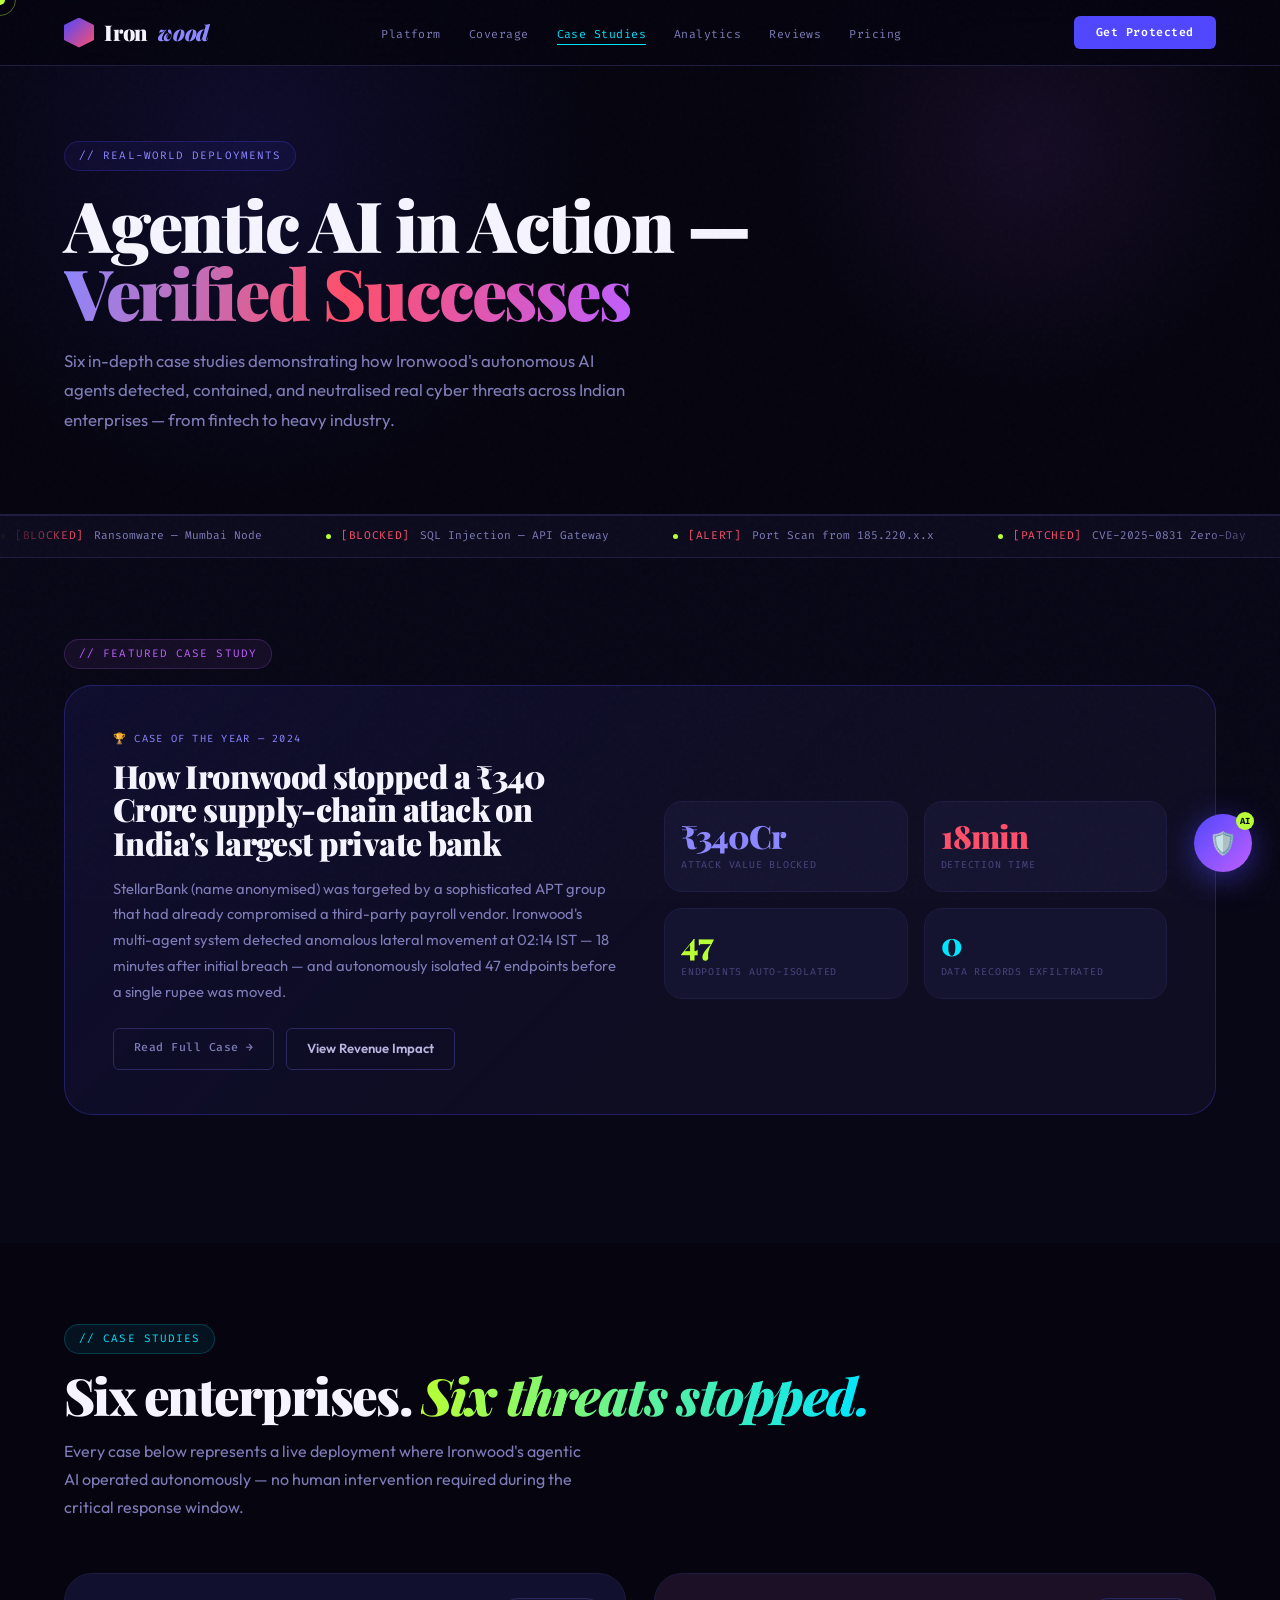
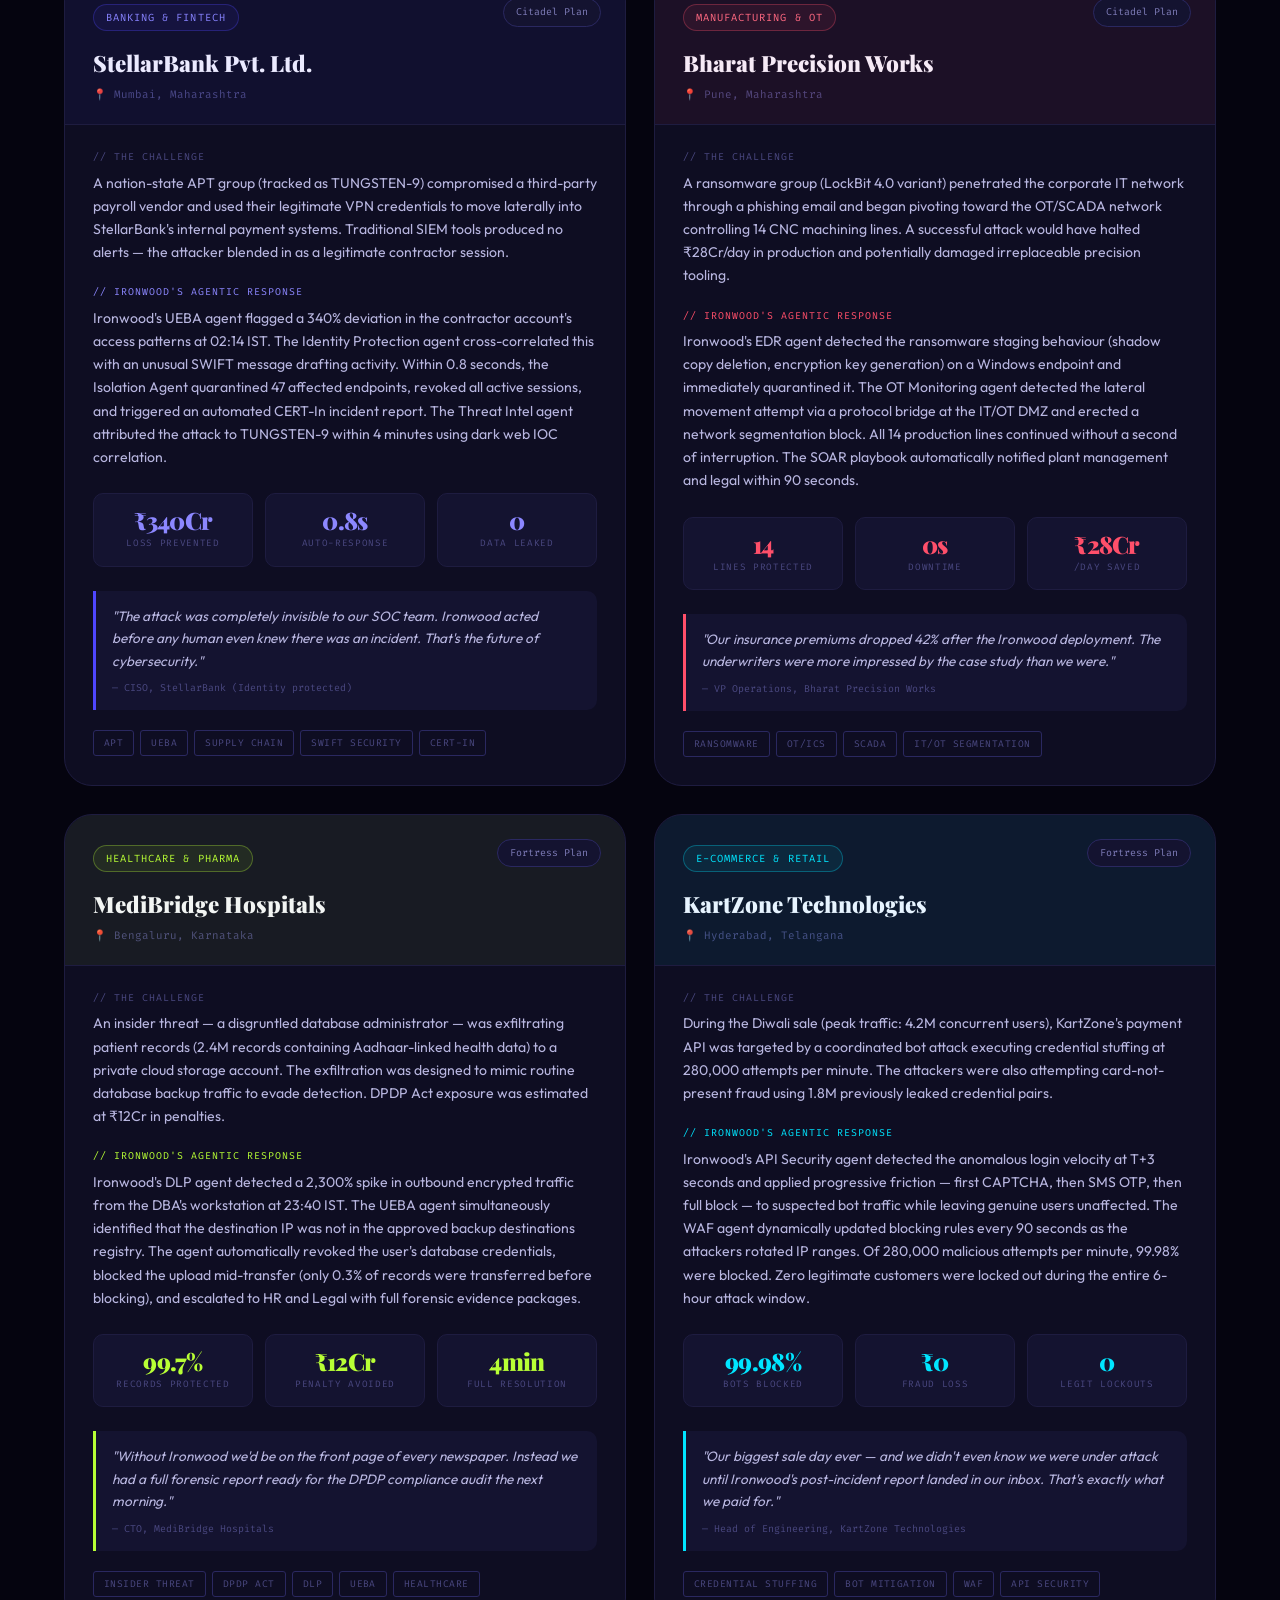
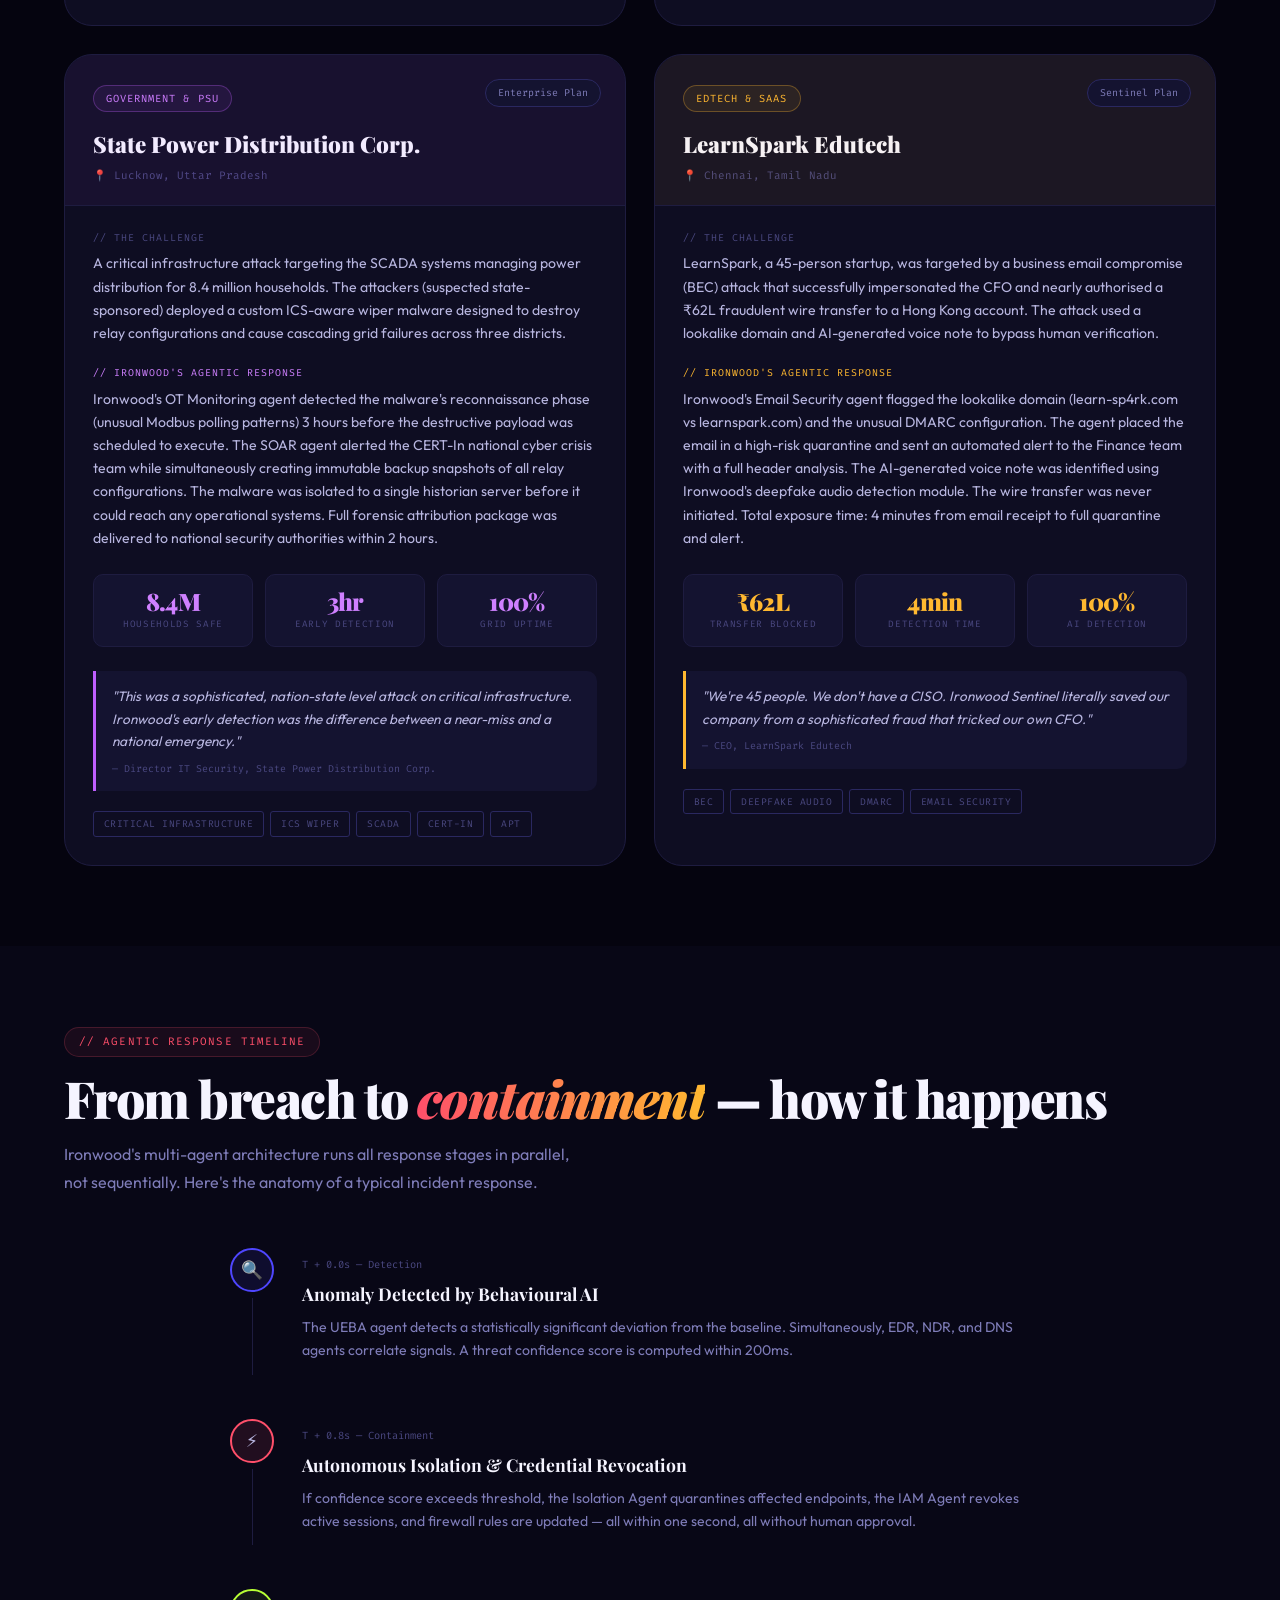
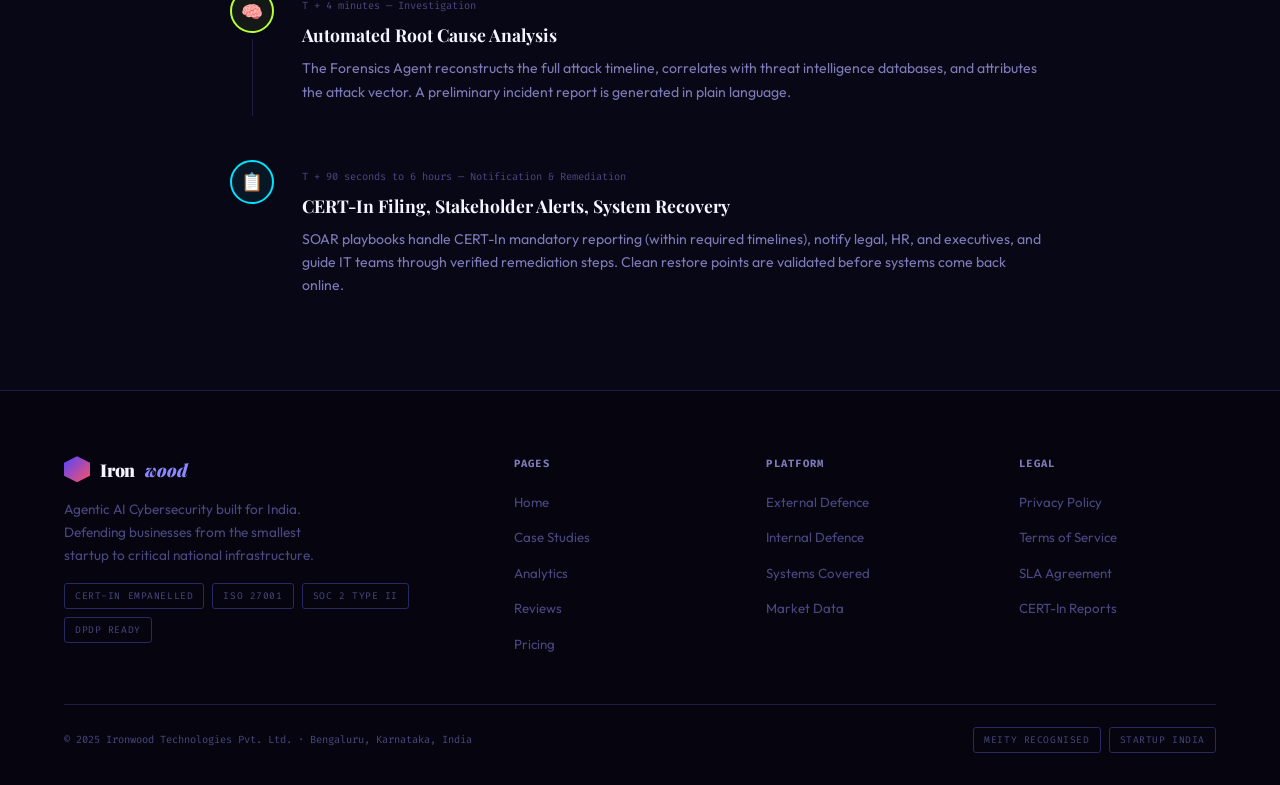
<file: case-studies.html>
<!DOCTYPE html>
<html lang="en">
<head>
  <meta charset="UTF-8"/>
  <meta name="viewport" content="width=device-width, initial-scale=1.0"/>
  <title>Case Studies — Ironwood AI Cybersecurity</title>
  <link rel="stylesheet" href="ironwood.css"/>
  <style>
    /* ── PAGE-SPECIFIC STYLES ── */
    .cs-grid { display:grid; grid-template-columns:1fr 1fr; gap:28px; }
    .cs-card {
      background:var(--bg-card); border:1px solid var(--border); border-radius:var(--r-xl);
      overflow:hidden; transition:transform .3s,box-shadow .3s;
    }
    .cs-card:hover { transform:translateY(-6px); }
    .cs-card:nth-child(1):hover { box-shadow:0 20px 60px rgba(79,70,255,.15); }
    .cs-card:nth-child(2):hover { box-shadow:0 20px 60px rgba(255,79,106,.12); }
    .cs-card:nth-child(3):hover { box-shadow:0 20px 60px rgba(184,255,53,.10); }
    .cs-card:nth-child(4):hover { box-shadow:0 20px 60px rgba(0,229,255,.10); }
    .cs-card:nth-child(5):hover { box-shadow:0 20px 60px rgba(191,95,255,.12); }
    .cs-card:nth-child(6):hover { box-shadow:0 20px 60px rgba(255,184,48,.10); }

    .cs-header {
      padding:28px 28px 20px; position:relative; overflow:hidden;
      border-bottom:1px solid var(--border);
    }
    .cs-header::before { content:''; position:absolute; inset:0; opacity:.06; }
    .cs-card:nth-child(1) .cs-header::before { background:var(--indigo); }
    .cs-card:nth-child(2) .cs-header::before { background:var(--coral); }
    .cs-card:nth-child(3) .cs-header::before { background:var(--lime); }
    .cs-card:nth-child(4) .cs-header::before { background:var(--cyan); }
    .cs-card:nth-child(5) .cs-header::before { background:var(--violet); }
    .cs-card:nth-child(6) .cs-header::before { background:var(--gold); }

    .cs-industry {
      font-family:var(--font-mono); font-size:.65rem; letter-spacing:.1em; text-transform:uppercase;
      padding:4px 12px; border-radius:var(--r-2xl); display:inline-block; margin-bottom:14px;
    }
    .cs-card:nth-child(1) .cs-industry { color:var(--indigo-3); border:1px solid rgba(79,70,255,.3); background:rgba(79,70,255,.08); }
    .cs-card:nth-child(2) .cs-industry { color:var(--coral-2); border:1px solid rgba(255,79,106,.3); background:rgba(255,79,106,.08); }
    .cs-card:nth-child(3) .cs-industry { color:var(--lime); border:1px solid rgba(184,255,53,.3); background:rgba(184,255,53,.07); }
    .cs-card:nth-child(4) .cs-industry { color:var(--cyan); border:1px solid rgba(0,229,255,.3); background:rgba(0,229,255,.07); }
    .cs-card:nth-child(5) .cs-industry { color:var(--violet-2); border:1px solid rgba(191,95,255,.3); background:rgba(191,95,255,.08); }
    .cs-card:nth-child(6) .cs-industry { color:var(--gold); border:1px solid rgba(255,184,48,.3); background:rgba(255,184,48,.07); }

    .cs-company { font-family:var(--font-display); font-size:1.4rem; font-weight:900; color:var(--text-white); margin-bottom:4px; }
    .cs-location { font-family:var(--font-mono); font-size:.68rem; color:var(--text-dim); }
    .cs-plan-badge {
      position:absolute; top:24px; right:24px;
      font-family:var(--font-mono); font-size:.62rem; padding:5px 12px;
      border-radius:var(--r-2xl); border:1px solid var(--border-2); color:var(--text-muted);
      background:var(--bg-raised);
    }

    .cs-body { padding:24px 28px 28px; }

    .cs-challenge-label {
      font-family:var(--font-mono); font-size:.62rem; color:var(--text-dim); text-transform:uppercase;
      letter-spacing:.1em; margin-bottom:6px;
    }
    .cs-challenge { font-size:.88rem; color:var(--text-soft); line-height:1.65; margin-bottom:20px; }

    .cs-solution-label {
      font-family:var(--font-mono); font-size:.62rem; text-transform:uppercase; letter-spacing:.1em; margin-bottom:6px;
    }
    .cs-card:nth-child(1) .cs-solution-label { color:var(--indigo-3); }
    .cs-card:nth-child(2) .cs-solution-label { color:var(--coral); }
    .cs-card:nth-child(3) .cs-solution-label { color:var(--lime); }
    .cs-card:nth-child(4) .cs-solution-label { color:var(--cyan); }
    .cs-card:nth-child(5) .cs-solution-label { color:var(--violet-2); }
    .cs-card:nth-child(6) .cs-solution-label { color:var(--gold); }

    .cs-solution { font-size:.88rem; color:var(--text-soft); line-height:1.65; margin-bottom:24px; }

    .cs-results { display:grid; grid-template-columns:1fr 1fr 1fr; gap:12px; margin-bottom:24px; }
    .cs-result {
      background:var(--bg-raised); border:1px solid var(--border); border-radius:var(--r-md);
      padding:14px 12px; text-align:center;
    }
    .cs-result-val {
      font-family:var(--font-display); font-size:1.5rem; font-weight:900;
      line-height:1; letter-spacing:-0.03em; margin-bottom:4px;
    }
    .cs-card:nth-child(1) .cs-result-val { color:var(--indigo-3); }
    .cs-card:nth-child(2) .cs-result-val { color:var(--coral); }
    .cs-card:nth-child(3) .cs-result-val { color:var(--lime); }
    .cs-card:nth-child(4) .cs-result-val { color:var(--cyan); }
    .cs-card:nth-child(5) .cs-result-val { color:var(--violet-2); }
    .cs-card:nth-child(6) .cs-result-val { color:var(--gold); }

    .cs-result-lbl { font-family:var(--font-mono); font-size:.58rem; color:var(--text-dim); text-transform:uppercase; letter-spacing:.07em; }

    .cs-quote {
      background:var(--bg-raised); border-left:3px solid; border-radius:0 var(--r-md) var(--r-md) 0;
      padding:14px 16px; font-size:.85rem; color:var(--text-soft); line-height:1.65;
      font-style:italic; margin-bottom:20px;
    }
    .cs-card:nth-child(1) .cs-quote { border-color:var(--indigo); }
    .cs-card:nth-child(2) .cs-quote { border-color:var(--coral); }
    .cs-card:nth-child(3) .cs-quote { border-color:var(--lime); }
    .cs-card:nth-child(4) .cs-quote { border-color:var(--cyan); }
    .cs-card:nth-child(5) .cs-quote { border-color:var(--violet); }
    .cs-card:nth-child(6) .cs-quote { border-color:var(--gold); }

    .cs-quote-author { font-family:var(--font-mono); font-size:.62rem; color:var(--text-dim); margin-top:8px; font-style:normal; }

    .cs-tags { display:flex; flex-wrap:wrap; gap:6px; }
    .cs-tag {
      font-family:var(--font-mono); font-size:.6rem; padding:4px 10px;
      border-radius:var(--r-xs); border:1px solid var(--border-2); color:var(--text-dim);
      text-transform:uppercase; letter-spacing:.05em;
    }

    /* Timeline section */
    .timeline-wrap { max-width:820px; margin:0 auto; }
    .timeline-item { display:flex; gap:28px; position:relative; padding-bottom:44px; }
    .timeline-item:last-child { padding-bottom:0; }
    .timeline-left { display:flex; flex-direction:column; align-items:center; flex-shrink:0; }
    .tl-dot {
      width:44px; height:44px; border-radius:50%; flex-shrink:0;
      display:flex; align-items:center; justify-content:center; font-size:1.1rem;
      border:2px solid;
    }
    .tl-dot.ind { background:rgba(79,70,255,.1); border-color:var(--indigo); }
    .tl-dot.cor { background:rgba(255,79,106,.1); border-color:var(--coral); }
    .tl-dot.lim { background:rgba(184,255,53,.07); border-color:var(--lime); }
    .tl-dot.cyn { background:rgba(0,229,255,.07); border-color:var(--cyan); }
    .tl-line { flex:1; width:1px; background:var(--border); margin-top:6px; }
    .timeline-item:last-child .tl-line { display:none; }
    .tl-content { flex:1; padding-top:8px; padding-bottom:12px; }
    .tl-time { font-family:var(--font-mono); font-size:.65rem; color:var(--text-dim); margin-bottom:6px; }
    .tl-title { font-family:var(--font-display); font-size:1.1rem; font-weight:700; color:var(--text-white); margin-bottom:8px; }
    .tl-desc { font-size:.88rem; color:var(--text-muted); line-height:1.65; }

    /* FEATURED (wide) case study */
    .cs-featured {
      background:linear-gradient(135deg, rgba(79,70,255,.1) 0%, var(--bg-card) 60%);
      border:1px solid rgba(79,70,255,.3); border-radius:var(--r-xl);
      padding:44px 48px; margin-bottom:48px;
      display:grid; grid-template-columns:1fr 1fr; gap:48px; align-items:center;
    }
    .cs-featured .feat-label { font-family:var(--font-mono); font-size:.65rem; color:var(--indigo-3); text-transform:uppercase; letter-spacing:.12em; margin-bottom:12px; }
    .cs-featured h3 { font-family:var(--font-display); font-size:2rem; font-weight:900; color:var(--text-white); line-height:1.05; letter-spacing:-0.02em; margin-bottom:16px; }
    .cs-featured p { font-size:.92rem; color:var(--text-muted); line-height:1.75; margin-bottom:24px; }
    .cs-featured-stats { display:grid; grid-template-columns:1fr 1fr; gap:16px; }
    .feat-stat { background:var(--bg-raised); border:1px solid var(--border); border-radius:var(--r-lg); padding:18px 16px; }
    .feat-stat-val { font-family:var(--font-display); font-size:2rem; font-weight:900; color:var(--indigo-3); letter-spacing:-0.03em; line-height:1; }
    .feat-stat-lbl { font-family:var(--font-mono); font-size:.62rem; color:var(--text-dim); text-transform:uppercase; letter-spacing:.08em; margin-top:5px; }

    @media(max-width:960px){
      .cs-grid { grid-template-columns:1fr; }
      .cs-featured { grid-template-columns:1fr; gap:32px; padding:32px; }
    }
    @media(max-width:620px){
      .cs-results { grid-template-columns:1fr 1fr; }
      .cs-featured-stats { grid-template-columns:1fr 1fr; }
    }
  </style>
</head>
<body>
<div id="cursor"></div>
<div id="cursor-ring"></div>

<!-- NAV -->
<nav>
  <a href="index.html" class="nav-logo"><div class="logo-gem"></div>Iron<span class="accent">wood</span></a>
  <ul class="nav-links">
    <li><a href="index.html#about">Platform</a></li>
    <li><a href="index.html#coverage">Coverage</a></li>
    <li><a href="case-studies.html" class="active">Case Studies</a></li>
    <li><a href="analytics.html">Analytics</a></li>
    <li><a href="reviews.html">Reviews</a></li>
    <li><a href="index.html#pricing">Pricing</a></li>
  </ul>
  <button class="nav-cta" onclick="location.href='index.html#pricing'">Get Protected</button>
  <button class="hamburger" onclick="toggleNav()"><span></span><span></span><span></span></button>
</nav>

<!-- PAGE HERO -->
<div class="page-hero">
  <div class="mesh"></div>
  <div class="page-hero-inner">
    <div class="page-chip ind">// Real-World Deployments</div>
    <h1 class="page-title">Agentic AI in Action —<br><span class="grad">Verified Successes</span></h1>
    <p class="page-sub">Six in-depth case studies demonstrating how Ironwood's autonomous AI agents detected, contained, and neutralised real cyber threats across Indian enterprises — from fintech to heavy industry.</p>
  </div>
</div>

<!-- TICKER -->
<div class="ticker-band"><div class="ticker-track" id="ticker"></div></div>

<!-- FEATURED CASE STUDY -->
<section class="content-section" style="background:var(--bg-1);">
  <div class="section-chip violet reveal">// Featured Case Study</div>
  <div class="cs-featured reveal rd1">
    <div>
      <div class="feat-label">🏆 Case of the Year — 2024</div>
      <h3>How Ironwood stopped a ₹340 Crore supply-chain attack on India's largest private bank</h3>
      <p>StellarBank (name anonymised) was targeted by a sophisticated APT group that had already compromised a third-party payroll vendor. Ironwood's multi-agent system detected anomalous lateral movement at 02:14 IST — 18 minutes after initial breach — and autonomously isolated 47 endpoints before a single rupee was moved.</p>
      <div style="display:flex;gap:12px;flex-wrap:wrap;">
        <a href="#case-1" class="btn-sm">Read Full Case →</a>
        <a href="analytics.html" class="btn-ghost" style="font-size:.82rem;padding:9px 20px;">View Revenue Impact</a>
      </div>
    </div>
    <div class="cs-featured-stats">
      <div class="feat-stat"><div class="feat-stat-val">₹340Cr</div><div class="feat-stat-lbl">Attack Value Blocked</div></div>
      <div class="feat-stat"><div class="feat-stat-val" style="color:var(--coral)">18min</div><div class="feat-stat-lbl">Detection Time</div></div>
      <div class="feat-stat"><div class="feat-stat-val" style="color:var(--lime)">47</div><div class="feat-stat-lbl">Endpoints Auto-Isolated</div></div>
      <div class="feat-stat"><div class="feat-stat-val" style="color:var(--cyan)">0</div><div class="feat-stat-lbl">Data Records Exfiltrated</div></div>
    </div>
  </div>
</section>

<!-- SIX CASE STUDIES GRID -->
<section class="content-section" style="background:var(--bg-0);">
  <div class="section-chip cyan reveal">// Case Studies</div>
  <h2 class="sec-title reveal rd1">Six enterprises. <em><span class="grad-lime">Six threats stopped.</span></em></h2>
  <p class="sec-sub reveal rd2">Every case below represents a live deployment where Ironwood's agentic AI operated autonomously — no human intervention required during the critical response window.</p>

  <div class="cs-grid">

    <!-- CASE 1 -->
    <div class="cs-card reveal rd1" id="case-1">
      <div class="cs-header">
        <span class="cs-industry">Banking & Fintech</span>
        <div class="cs-plan-badge">Citadel Plan</div>
        <div class="cs-company">StellarBank Pvt. Ltd.</div>
        <div class="cs-location">📍 Mumbai, Maharashtra</div>
      </div>
      <div class="cs-body">
        <div class="cs-challenge-label">// The Challenge</div>
        <div class="cs-challenge">A nation-state APT group (tracked as TUNGSTEN-9) compromised a third-party payroll vendor and used their legitimate VPN credentials to move laterally into StellarBank's internal payment systems. Traditional SIEM tools produced no alerts — the attacker blended in as a legitimate contractor session.</div>
        <div class="cs-solution-label">// Ironwood's Agentic Response</div>
        <div class="cs-solution">Ironwood's UEBA agent flagged a 340% deviation in the contractor account's access patterns at 02:14 IST. The Identity Protection agent cross-correlated this with an unusual SWIFT message drafting activity. Within 0.8 seconds, the Isolation Agent quarantined 47 affected endpoints, revoked all active sessions, and triggered an automated CERT-In incident report. The Threat Intel agent attributed the attack to TUNGSTEN-9 within 4 minutes using dark web IOC correlation.</div>
        <div class="cs-results">
          <div class="cs-result"><div class="cs-result-val">₹340Cr</div><div class="cs-result-lbl">Loss Prevented</div></div>
          <div class="cs-result"><div class="cs-result-val">0.8s</div><div class="cs-result-lbl">Auto-Response</div></div>
          <div class="cs-result"><div class="cs-result-val">0</div><div class="cs-result-lbl">Data Leaked</div></div>
        </div>
        <div class="cs-quote">"The attack was completely invisible to our SOC team. Ironwood acted before any human even knew there was an incident. That's the future of cybersecurity."<div class="cs-quote-author">— CISO, StellarBank (Identity protected)</div></div>
        <div class="cs-tags"><span class="cs-tag">APT</span><span class="cs-tag">UEBA</span><span class="cs-tag">Supply Chain</span><span class="cs-tag">SWIFT Security</span><span class="cs-tag">CERT-In</span></div>
      </div>
    </div>

    <!-- CASE 2 -->
    <div class="cs-card reveal rd2">
      <div class="cs-header">
        <span class="cs-industry">Manufacturing & OT</span>
        <div class="cs-plan-badge">Citadel Plan</div>
        <div class="cs-company">Bharat Precision Works</div>
        <div class="cs-location">📍 Pune, Maharashtra</div>
      </div>
      <div class="cs-body">
        <div class="cs-challenge-label">// The Challenge</div>
        <div class="cs-challenge">A ransomware group (LockBit 4.0 variant) penetrated the corporate IT network through a phishing email and began pivoting toward the OT/SCADA network controlling 14 CNC machining lines. A successful attack would have halted ₹28Cr/day in production and potentially damaged irreplaceable precision tooling.</div>
        <div class="cs-solution-label">// Ironwood's Agentic Response</div>
        <div class="cs-solution">Ironwood's EDR agent detected the ransomware staging behaviour (shadow copy deletion, encryption key generation) on a Windows endpoint and immediately quarantined it. The OT Monitoring agent detected the lateral movement attempt via a protocol bridge at the IT/OT DMZ and erected a network segmentation block. All 14 production lines continued without a second of interruption. The SOAR playbook automatically notified plant management and legal within 90 seconds.</div>
        <div class="cs-results">
          <div class="cs-result"><div class="cs-result-val">14</div><div class="cs-result-lbl">Lines Protected</div></div>
          <div class="cs-result"><div class="cs-result-val">0s</div><div class="cs-result-lbl">Downtime</div></div>
          <div class="cs-result"><div class="cs-result-val">₹28Cr</div><div class="cs-result-lbl">/day Saved</div></div>
        </div>
        <div class="cs-quote">"Our insurance premiums dropped 42% after the Ironwood deployment. The underwriters were more impressed by the case study than we were."<div class="cs-quote-author">— VP Operations, Bharat Precision Works</div></div>
        <div class="cs-tags"><span class="cs-tag">Ransomware</span><span class="cs-tag">OT/ICS</span><span class="cs-tag">SCADA</span><span class="cs-tag">IT/OT Segmentation</span></div>
      </div>
    </div>

    <!-- CASE 3 -->
    <div class="cs-card reveal rd1">
      <div class="cs-header">
        <span class="cs-industry">Healthcare & Pharma</span>
        <div class="cs-plan-badge">Fortress Plan</div>
        <div class="cs-company">MediBridge Hospitals</div>
        <div class="cs-location">📍 Bengaluru, Karnataka</div>
      </div>
      <div class="cs-body">
        <div class="cs-challenge-label">// The Challenge</div>
        <div class="cs-challenge">An insider threat — a disgruntled database administrator — was exfiltrating patient records (2.4M records containing Aadhaar-linked health data) to a private cloud storage account. The exfiltration was designed to mimic routine database backup traffic to evade detection. DPDP Act exposure was estimated at ₹12Cr in penalties.</div>
        <div class="cs-solution-label">// Ironwood's Agentic Response</div>
        <div class="cs-solution">Ironwood's DLP agent detected a 2,300% spike in outbound encrypted traffic from the DBA's workstation at 23:40 IST. The UEBA agent simultaneously identified that the destination IP was not in the approved backup destinations registry. The agent automatically revoked the user's database credentials, blocked the upload mid-transfer (only 0.3% of records were transferred before blocking), and escalated to HR and Legal with full forensic evidence packages.</div>
        <div class="cs-results">
          <div class="cs-result"><div class="cs-result-val">99.7%</div><div class="cs-result-lbl">Records Protected</div></div>
          <div class="cs-result"><div class="cs-result-val">₹12Cr</div><div class="cs-result-lbl">Penalty Avoided</div></div>
          <div class="cs-result"><div class="cs-result-val">4min</div><div class="cs-result-lbl">Full Resolution</div></div>
        </div>
        <div class="cs-quote">"Without Ironwood we'd be on the front page of every newspaper. Instead we had a full forensic report ready for the DPDP compliance audit the next morning."<div class="cs-quote-author">— CTO, MediBridge Hospitals</div></div>
        <div class="cs-tags"><span class="cs-tag">Insider Threat</span><span class="cs-tag">DPDP Act</span><span class="cs-tag">DLP</span><span class="cs-tag">UEBA</span><span class="cs-tag">Healthcare</span></div>
      </div>
    </div>

    <!-- CASE 4 -->
    <div class="cs-card reveal rd2">
      <div class="cs-header">
        <span class="cs-industry">E-Commerce & Retail</span>
        <div class="cs-plan-badge">Fortress Plan</div>
        <div class="cs-company">KartZone Technologies</div>
        <div class="cs-location">📍 Hyderabad, Telangana</div>
      </div>
      <div class="cs-body">
        <div class="cs-challenge-label">// The Challenge</div>
        <div class="cs-challenge">During the Diwali sale (peak traffic: 4.2M concurrent users), KartZone's payment API was targeted by a coordinated bot attack executing credential stuffing at 280,000 attempts per minute. The attackers were also attempting card-not-present fraud using 1.8M previously leaked credential pairs.</div>
        <div class="cs-solution-label">// Ironwood's Agentic Response</div>
        <div class="cs-solution">Ironwood's API Security agent detected the anomalous login velocity at T+3 seconds and applied progressive friction — first CAPTCHA, then SMS OTP, then full block — to suspected bot traffic while leaving genuine users unaffected. The WAF agent dynamically updated blocking rules every 90 seconds as the attackers rotated IP ranges. Of 280,000 malicious attempts per minute, 99.98% were blocked. Zero legitimate customers were locked out during the entire 6-hour attack window.</div>
        <div class="cs-results">
          <div class="cs-result"><div class="cs-result-val">99.98%</div><div class="cs-result-lbl">Bots Blocked</div></div>
          <div class="cs-result"><div class="cs-result-val">₹0</div><div class="cs-result-lbl">Fraud Loss</div></div>
          <div class="cs-result"><div class="cs-result-val">0</div><div class="cs-result-lbl">Legit Lockouts</div></div>
        </div>
        <div class="cs-quote">"Our biggest sale day ever — and we didn't even know we were under attack until Ironwood's post-incident report landed in our inbox. That's exactly what we paid for."<div class="cs-quote-author">— Head of Engineering, KartZone Technologies</div></div>
        <div class="cs-tags"><span class="cs-tag">Credential Stuffing</span><span class="cs-tag">Bot Mitigation</span><span class="cs-tag">WAF</span><span class="cs-tag">API Security</span></div>
      </div>
    </div>

    <!-- CASE 5 -->
    <div class="cs-card reveal rd1">
      <div class="cs-header">
        <span class="cs-industry">Government & PSU</span>
        <div class="cs-plan-badge">Enterprise Plan</div>
        <div class="cs-company">State Power Distribution Corp.</div>
        <div class="cs-location">📍 Lucknow, Uttar Pradesh</div>
      </div>
      <div class="cs-body">
        <div class="cs-challenge-label">// The Challenge</div>
        <div class="cs-challenge">A critical infrastructure attack targeting the SCADA systems managing power distribution for 8.4 million households. The attackers (suspected state-sponsored) deployed a custom ICS-aware wiper malware designed to destroy relay configurations and cause cascading grid failures across three districts.</div>
        <div class="cs-solution-label">// Ironwood's Agentic Response</div>
        <div class="cs-solution">Ironwood's OT Monitoring agent detected the malware's reconnaissance phase (unusual Modbus polling patterns) 3 hours before the destructive payload was scheduled to execute. The SOAR agent alerted the CERT-In national cyber crisis team while simultaneously creating immutable backup snapshots of all relay configurations. The malware was isolated to a single historian server before it could reach any operational systems. Full forensic attribution package was delivered to national security authorities within 2 hours.</div>
        <div class="cs-results">
          <div class="cs-result"><div class="cs-result-val">8.4M</div><div class="cs-result-lbl">Households Safe</div></div>
          <div class="cs-result"><div class="cs-result-val">3hr</div><div class="cs-result-lbl">Early Detection</div></div>
          <div class="cs-result"><div class="cs-result-val">100%</div><div class="cs-result-lbl">Grid Uptime</div></div>
        </div>
        <div class="cs-quote">"This was a sophisticated, nation-state level attack on critical infrastructure. Ironwood's early detection was the difference between a near-miss and a national emergency."<div class="cs-quote-author">— Director IT Security, State Power Distribution Corp.</div></div>
        <div class="cs-tags"><span class="cs-tag">Critical Infrastructure</span><span class="cs-tag">ICS Wiper</span><span class="cs-tag">SCADA</span><span class="cs-tag">CERT-In</span><span class="cs-tag">APT</span></div>
      </div>
    </div>

    <!-- CASE 6 -->
    <div class="cs-card reveal rd2">
      <div class="cs-header">
        <span class="cs-industry">EdTech & SaaS</span>
        <div class="cs-plan-badge">Sentinel Plan</div>
        <div class="cs-company">LearnSpark Edutech</div>
        <div class="cs-location">📍 Chennai, Tamil Nadu</div>
      </div>
      <div class="cs-body">
        <div class="cs-challenge-label">// The Challenge</div>
        <div class="cs-challenge">LearnSpark, a 45-person startup, was targeted by a business email compromise (BEC) attack that successfully impersonated the CFO and nearly authorised a ₹62L fraudulent wire transfer to a Hong Kong account. The attack used a lookalike domain and AI-generated voice note to bypass human verification.</div>
        <div class="cs-solution-label">// Ironwood's Agentic Response</div>
        <div class="cs-solution">Ironwood's Email Security agent flagged the lookalike domain (learn-sp4rk.com vs learnspark.com) and the unusual DMARC configuration. The agent placed the email in a high-risk quarantine and sent an automated alert to the Finance team with a full header analysis. The AI-generated voice note was identified using Ironwood's deepfake audio detection module. The wire transfer was never initiated. Total exposure time: 4 minutes from email receipt to full quarantine and alert.</div>
        <div class="cs-results">
          <div class="cs-result"><div class="cs-result-val">₹62L</div><div class="cs-result-lbl">Transfer Blocked</div></div>
          <div class="cs-result"><div class="cs-result-val">4min</div><div class="cs-result-lbl">Detection Time</div></div>
          <div class="cs-result"><div class="cs-result-val">100%</div><div class="cs-result-lbl">AI Detection</div></div>
        </div>
        <div class="cs-quote">"We're 45 people. We don't have a CISO. Ironwood Sentinel literally saved our company from a sophisticated fraud that tricked our own CFO."<div class="cs-quote-author">— CEO, LearnSpark Edutech</div></div>
        <div class="cs-tags"><span class="cs-tag">BEC</span><span class="cs-tag">Deepfake Audio</span><span class="cs-tag">DMARC</span><span class="cs-tag">Email Security</span></div>
      </div>
    </div>

  </div><!-- /.cs-grid -->
</section>

<!-- RESPONSE TIMELINE -->
<section class="content-section" style="background:var(--bg-1);">
  <div class="section-chip coral reveal">// Agentic Response Timeline</div>
  <h2 class="sec-title reveal rd1">From breach to <em><span class="grad-coral">containment</span></em> — how it happens</h2>
  <p class="sec-sub reveal rd2">Ironwood's multi-agent architecture runs all response stages in parallel, not sequentially. Here's the anatomy of a typical incident response.</p>
  <div class="timeline-wrap">
    <div class="timeline-item reveal rd1">
      <div class="timeline-left"><div class="tl-dot ind">🔍</div><div class="tl-line"></div></div>
      <div class="tl-content">
        <div class="tl-time">T + 0.0s — Detection</div>
        <div class="tl-title">Anomaly Detected by Behavioural AI</div>
        <div class="tl-desc">The UEBA agent detects a statistically significant deviation from the baseline. Simultaneously, EDR, NDR, and DNS agents correlate signals. A threat confidence score is computed within 200ms.</div>
      </div>
    </div>
    <div class="timeline-item reveal rd2">
      <div class="timeline-left"><div class="tl-dot cor">⚡</div><div class="tl-line"></div></div>
      <div class="tl-content">
        <div class="tl-time">T + 0.8s — Containment</div>
        <div class="tl-title">Autonomous Isolation & Credential Revocation</div>
        <div class="tl-desc">If confidence score exceeds threshold, the Isolation Agent quarantines affected endpoints, the IAM Agent revokes active sessions, and firewall rules are updated — all within one second, all without human approval.</div>
      </div>
    </div>
    <div class="timeline-item reveal rd3">
      <div class="timeline-left"><div class="tl-dot lim">🧠</div><div class="tl-line"></div></div>
      <div class="tl-content">
        <div class="tl-time">T + 4 minutes — Investigation</div>
        <div class="tl-title">Automated Root Cause Analysis</div>
        <div class="tl-desc">The Forensics Agent reconstructs the full attack timeline, correlates with threat intelligence databases, and attributes the attack vector. A preliminary incident report is generated in plain language.</div>
      </div>
    </div>
    <div class="timeline-item reveal rd4">
      <div class="timeline-left"><div class="tl-dot cyn">📋</div></div>
      <div class="tl-content">
        <div class="tl-time">T + 90 seconds to 6 hours — Notification & Remediation</div>
        <div class="tl-title">CERT-In Filing, Stakeholder Alerts, System Recovery</div>
        <div class="tl-desc">SOAR playbooks handle CERT-In mandatory reporting (within required timelines), notify legal, HR, and executives, and guide IT teams through verified remediation steps. Clean restore points are validated before systems come back online.</div>
      </div>
    </div>
  </div>
</section>

<!-- FOOTER -->
<footer>
  <div class="foot-top">
    <div class="foot-brand">
      <a href="index.html" class="nav-logo" style="font-size:1.1rem;"><div class="logo-gem" style="width:26px;height:26px;"></div>Iron<span class="accent">wood</span></a>
      <p>Agentic AI Cybersecurity built for India. Defending businesses from the smallest startup to critical national infrastructure.</p>
      <div class="cert-row"><span class="cert">CERT-In Empanelled</span><span class="cert">ISO 27001</span><span class="cert">SOC 2 Type II</span><span class="cert">DPDP Ready</span></div>
    </div>
    <div class="foot-col"><h4>Pages</h4><ul><li><a href="index.html">Home</a></li><li><a href="case-studies.html">Case Studies</a></li><li><a href="analytics.html">Analytics</a></li><li><a href="reviews.html">Reviews</a></li><li><a href="index.html#pricing">Pricing</a></li></ul></div>
    <div class="foot-col"><h4>Platform</h4><ul><li><a href="index.html#coverage">External Defence</a></li><li><a href="index.html#coverage">Internal Defence</a></li><li><a href="index.html#systems">Systems Covered</a></li><li><a href="index.html#growth">Market Data</a></li></ul></div>
    <div class="foot-col"><h4>Legal</h4><ul><li><a href="#">Privacy Policy</a></li><li><a href="#">Terms of Service</a></li><li><a href="#">SLA Agreement</a></li><li><a href="#">CERT-In Reports</a></li></ul></div>
  </div>
  <div class="foot-bottom">
    <p>© 2025 Ironwood Technologies Pvt. Ltd. · Bengaluru, Karnataka, India</p>
    <div style="display:flex;gap:8px;"><span class="cert">MeitY Recognised</span><span class="cert">Startup India</span></div>
  </div>
</footer>

<!-- CHATBOT -->
<button id="chat-fab" onclick="toggleChat()" title="Ask Ironwood AI">🛡️<div class="fab-badge">AI</div></button>
<div id="chat-win">
  <div class="chat-hdr"><div class="chat-av">🛡️</div><div class="chat-info"><strong>Ironwood Shield AI</strong><span>● Online</span></div><button class="chat-x" onclick="toggleChat()">✕</button></div>
  <div class="chat-msgs" id="chat-messages"></div>
  <div class="qbtns" id="quick-btns">
    <button class="qb" onclick="sendQuick('Tell me about the StellarBank case study')">StellarBank attack</button>
    <button class="qb" onclick="sendQuick('How does Ironwood handle ransomware on OT systems?')">OT Ransomware</button>
    <button class="qb" onclick="sendQuick('What is BEC fraud and how to prevent it?')">BEC fraud</button>
  </div>
  <div class="chat-inp-row"><textarea id="chat-input" rows="1" placeholder="Ask about these case studies…" onkeydown="handleEnter(event)" oninput="autoResize(this)"></textarea><button id="chat-send" onclick="sendMessage()">➤</button></div>
</div>

<script src="ironwood.js"></script>
</body>
</html>
</file>
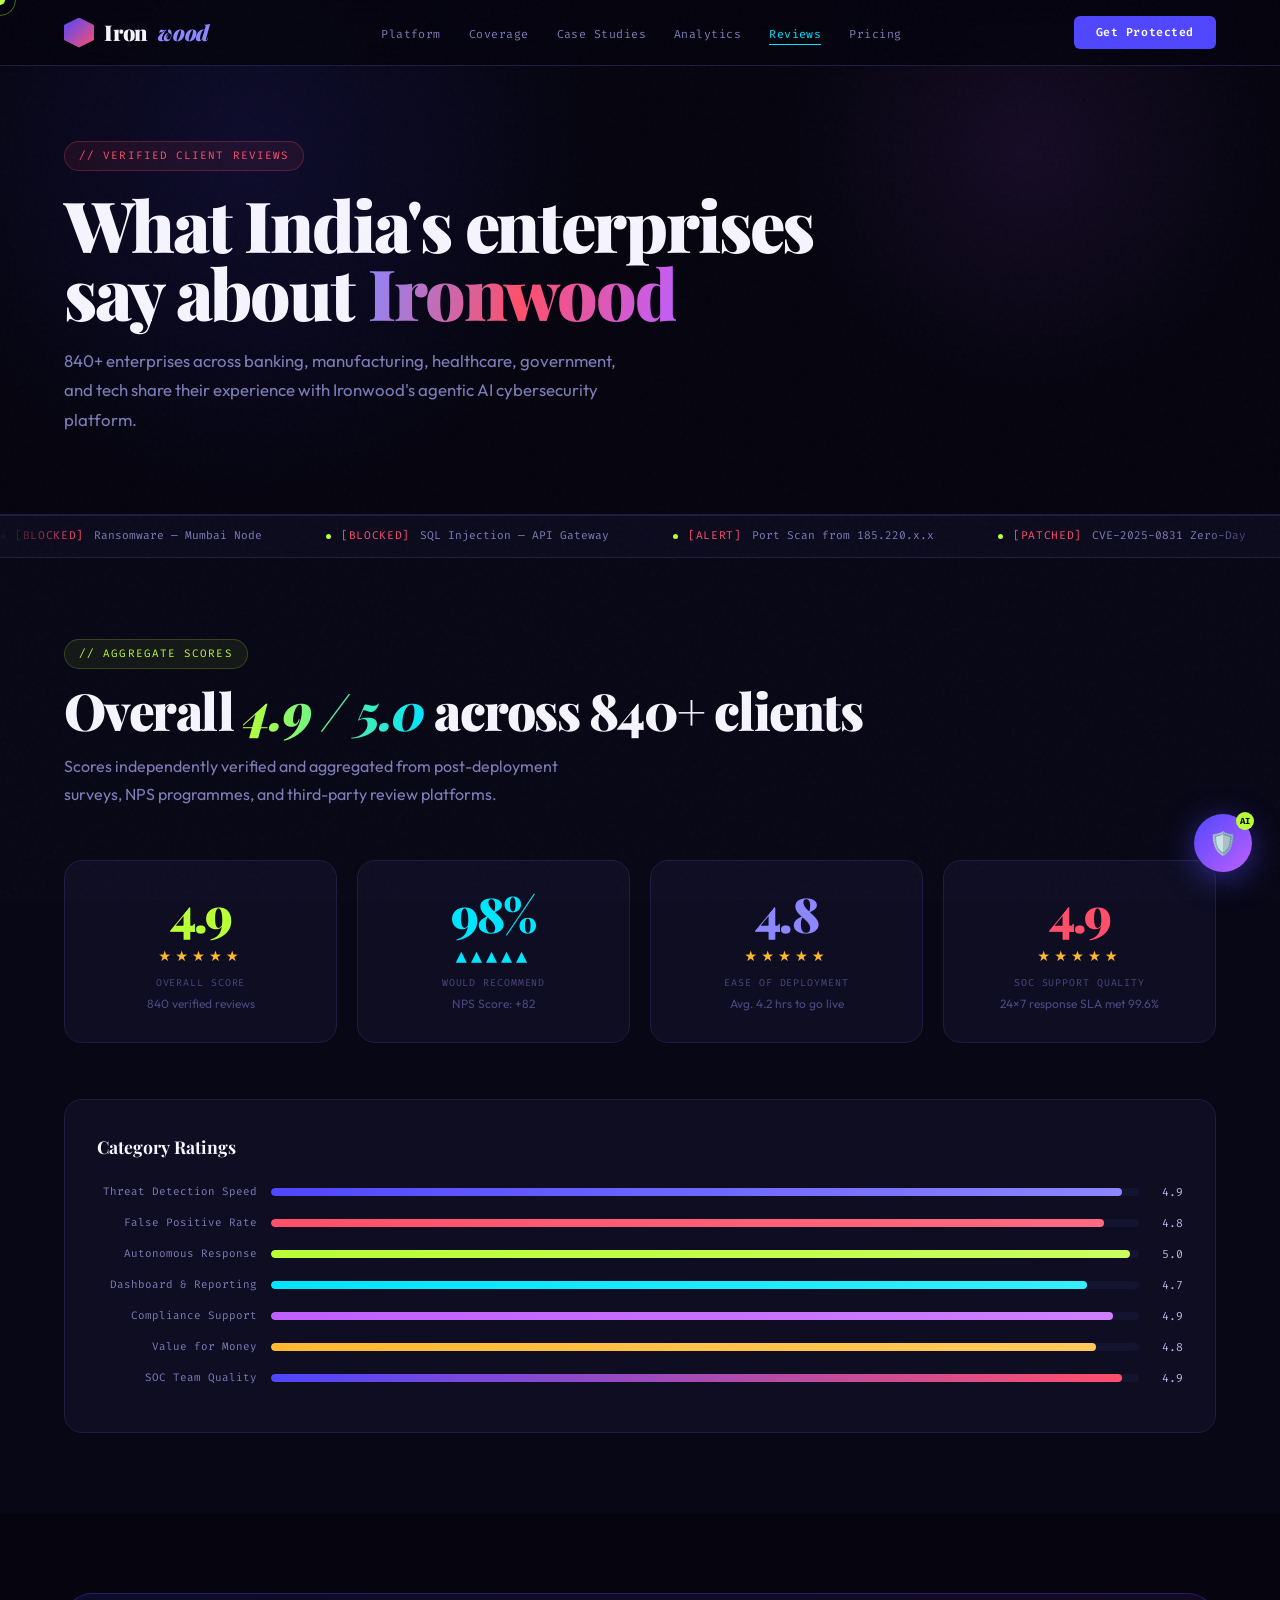
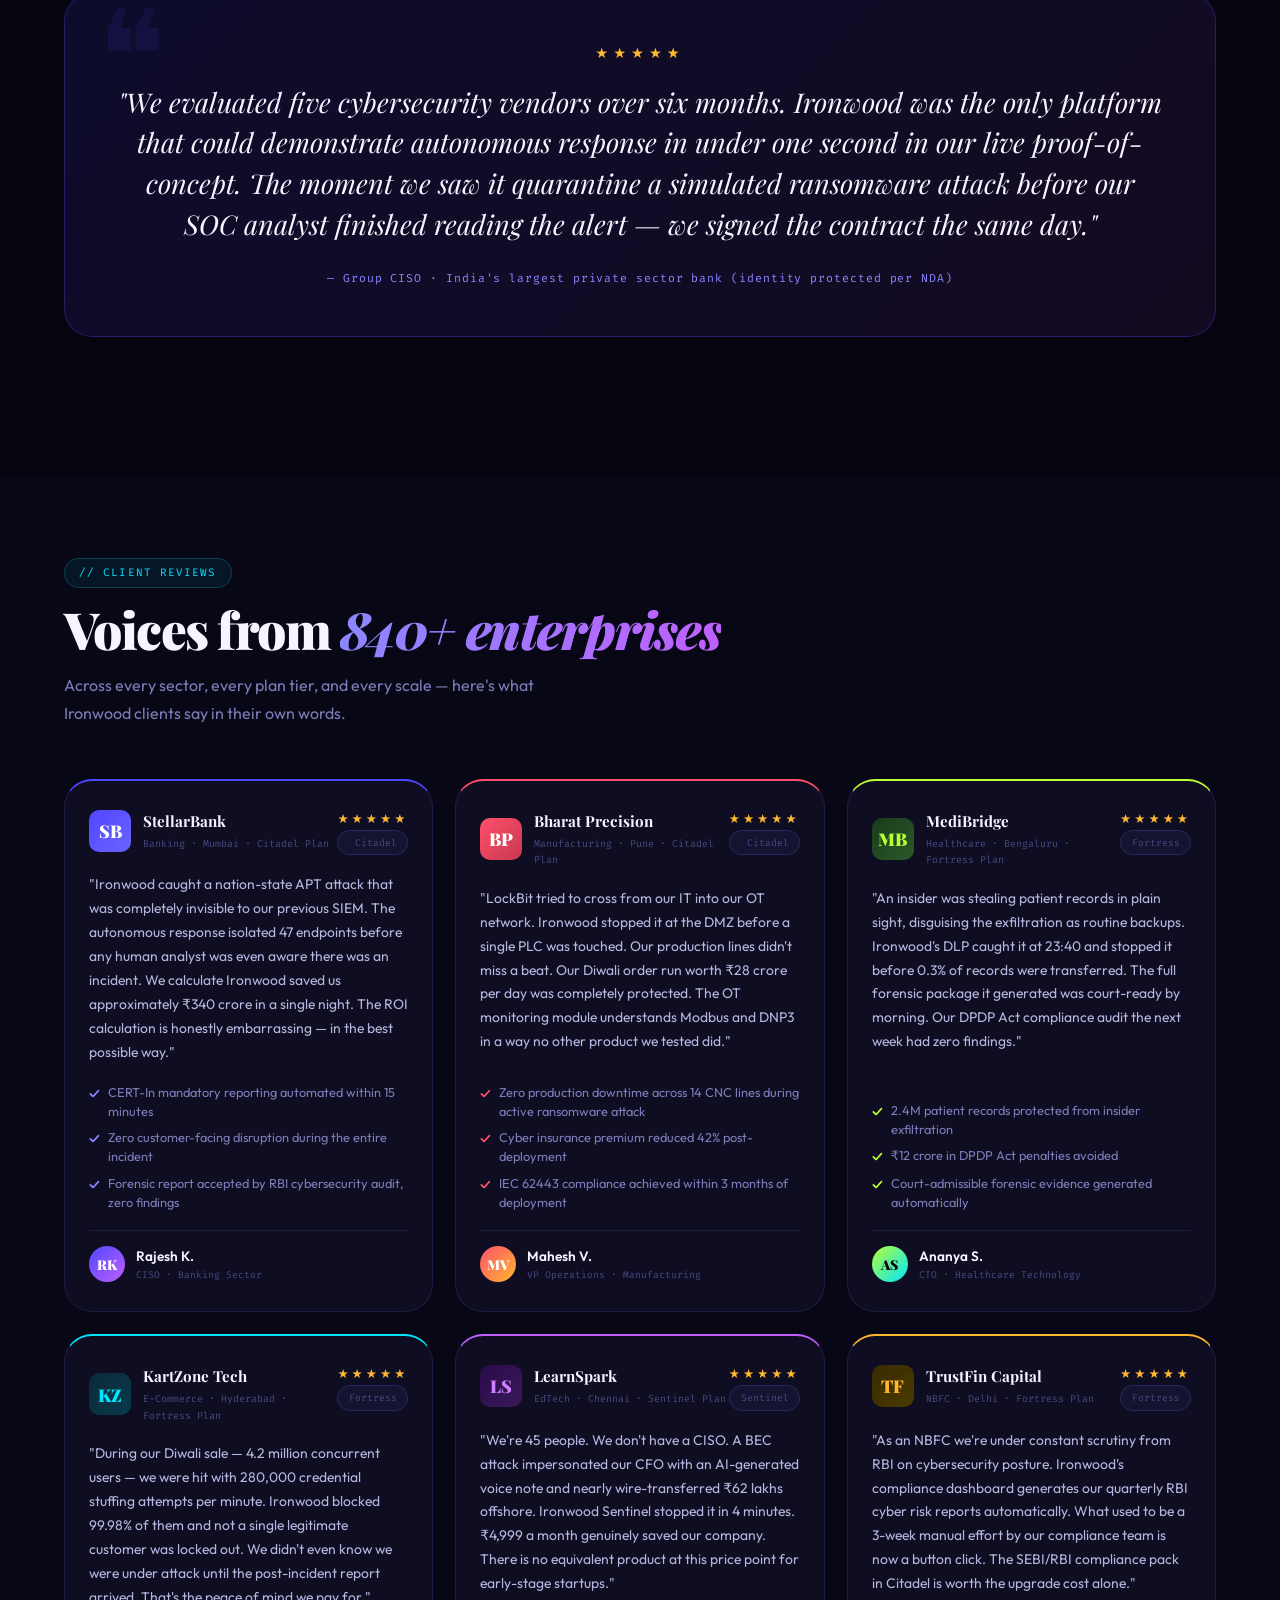
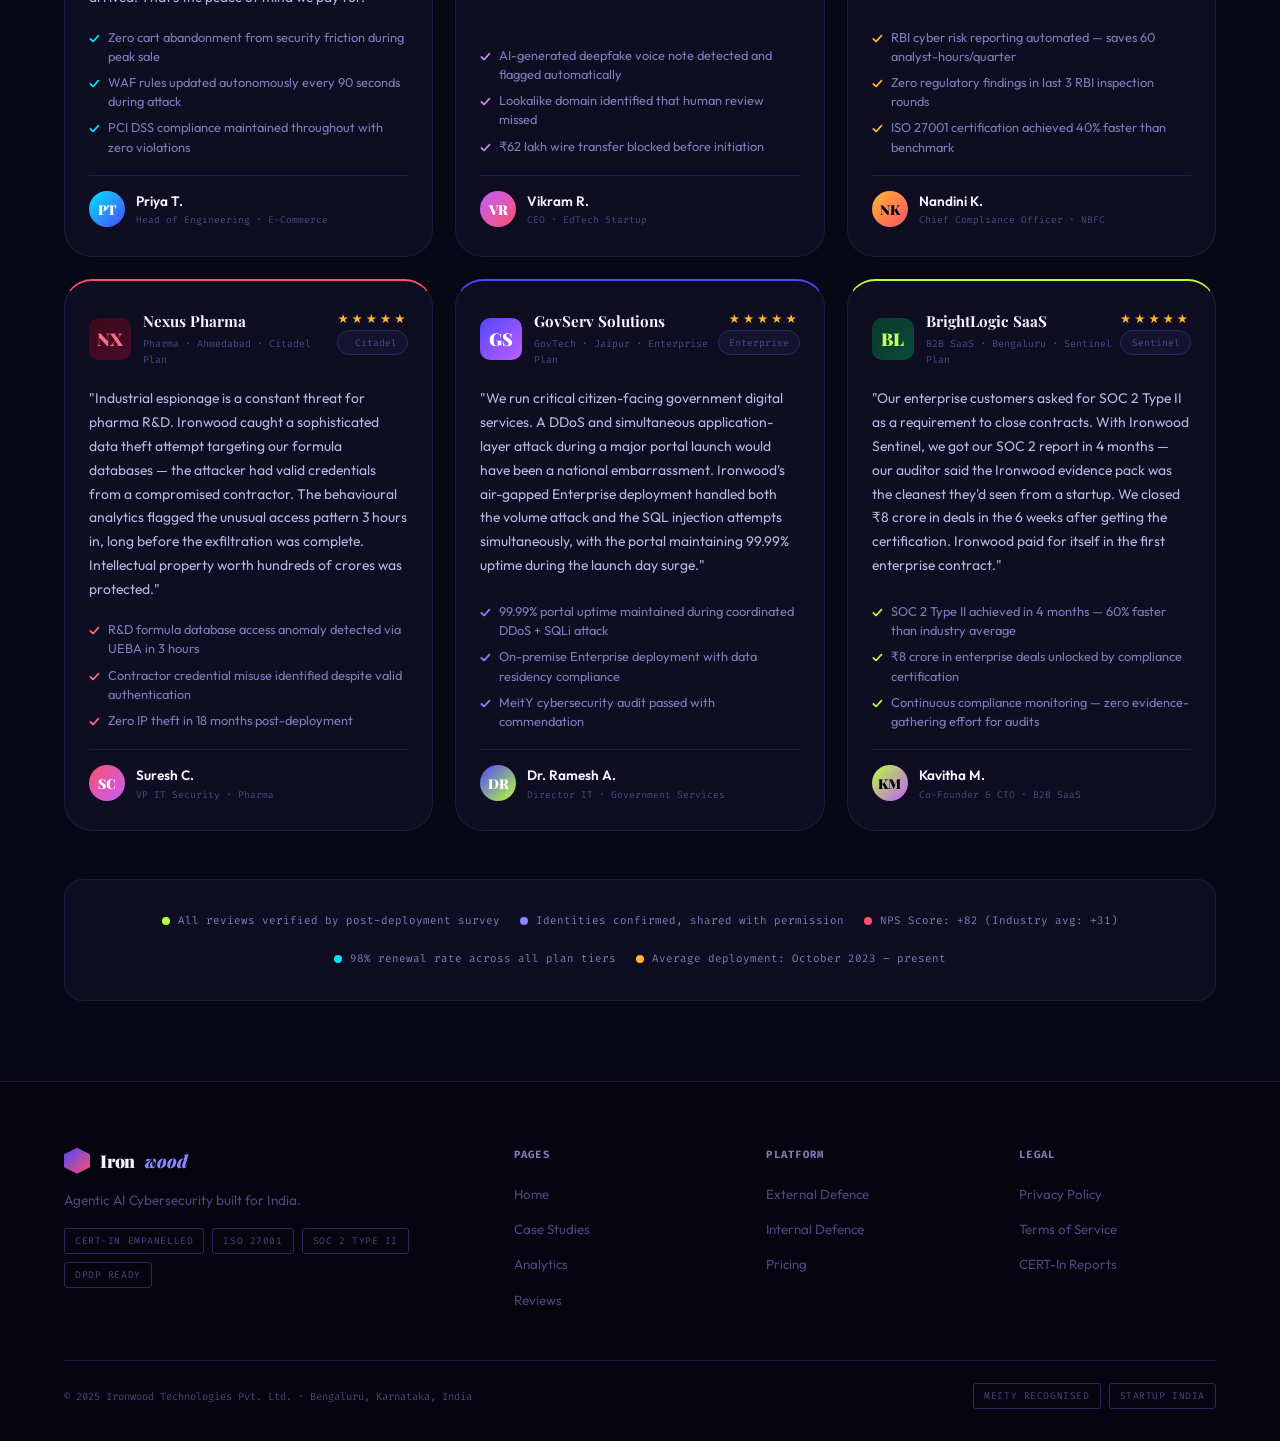
<file: reviews.html>
<!DOCTYPE html>
<html lang="en">
<head>
  <meta charset="UTF-8"/>
  <meta name="viewport" content="width=device-width, initial-scale=1.0"/>
  <title>Client Reviews — Ironwood AI Cybersecurity</title>
  <link rel="stylesheet" href="ironwood.css"/>
  <style>
    /* ── OVERALL SCORE STRIP ── */
    .score-strip {
      display:grid; grid-template-columns:repeat(4,1fr); gap:20px;
      margin-bottom:56px;
    }
    .score-card {
      background:var(--bg-card); border:1px solid var(--border); border-radius:var(--r-lg);
      padding:28px 22px; text-align:center;
    }
    .score-big { font-family:var(--font-display); font-size:3rem; font-weight:900; line-height:1; letter-spacing:-0.04em; color:var(--text-white); }
    .score-big .sc1{color:var(--lime)} .score-big .sc2{color:var(--cyan)} .score-big .sc3{color:var(--indigo-3)} .score-big .sc4{color:var(--coral)}
    .score-stars { font-size:.9rem; letter-spacing:4px; margin:8px 0 6px; }
    .score-lbl { font-family:var(--font-mono); font-size:.62rem; color:var(--text-dim); text-transform:uppercase; letter-spacing:.09em; }
    .score-from { font-size:.75rem; color:var(--text-dim); margin-top:3px; }

    /* ── RATING BARS ── */
    .rating-breakdown { background:var(--bg-card); border:1px solid var(--border); border-radius:var(--r-lg); padding:32px; }
    .rating-breakdown h3 { font-family:var(--font-display); font-size:1.1rem; font-weight:700; color:var(--text-white); margin-bottom:22px; }
    .rb-row { display:flex; align-items:center; gap:14px; margin-bottom:12px; }
    .rb-cat { font-family:var(--font-mono); font-size:.68rem; color:var(--text-muted); width:160px; flex-shrink:0; text-align:right; }
    .rb-bar { flex:1; height:8px; background:var(--bg-raised); border-radius:4px; overflow:hidden; }
    .rb-fill { height:100%; border-radius:4px; transition:width 1.2s var(--ease); width:0; }
    .rb-val { font-family:var(--font-mono); font-size:.72rem; color:var(--text-soft); width:30px; text-align:right; flex-shrink:0; }

    /* ── REVIEW CARDS ── */
    .reviews-layout { display:grid; grid-template-columns:1fr 1fr 1fr; gap:22px; }

    .rev-card {
      background:var(--bg-card); border:1px solid var(--border); border-radius:var(--r-xl);
      padding:28px 24px; display:flex; flex-direction:column; gap:18px;
      transition:border-color .3s, transform .25s;
    }
    .rev-card:hover { transform:translateY(-5px); }

    /* Top accents per card by nth */
    .rev-card:nth-child(1){border-top:2px solid var(--indigo)}
    .rev-card:nth-child(2){border-top:2px solid var(--coral)}
    .rev-card:nth-child(3){border-top:2px solid var(--lime)}
    .rev-card:nth-child(4){border-top:2px solid var(--cyan)}
    .rev-card:nth-child(5){border-top:2px solid var(--violet)}
    .rev-card:nth-child(6){border-top:2px solid var(--gold)}
    .rev-card:nth-child(7){border-top:2px solid var(--coral)}
    .rev-card:nth-child(8){border-top:2px solid var(--indigo)}
    .rev-card:nth-child(9){border-top:2px solid var(--lime)}

    .rev-card:nth-child(1):hover{border-color:rgba(79,70,255,.4)}
    .rev-card:nth-child(2):hover{border-color:rgba(255,79,106,.4)}
    .rev-card:nth-child(3):hover{border-color:rgba(184,255,53,.4)}
    .rev-card:nth-child(4):hover{border-color:rgba(0,229,255,.4)}
    .rev-card:nth-child(5):hover{border-color:rgba(191,95,255,.4)}
    .rev-card:nth-child(6):hover{border-color:rgba(255,184,48,.4)}
    .rev-card:nth-child(7):hover{border-color:rgba(255,79,106,.4)}
    .rev-card:nth-child(8):hover{border-color:rgba(79,70,255,.4)}
    .rev-card:nth-child(9):hover{border-color:rgba(184,255,53,.4)}

    .rev-header { display:flex; justify-content:space-between; align-items:flex-start; }
    .rev-company-logo {
      width:42px; height:42px; border-radius:var(--r-md); flex-shrink:0;
      display:flex; align-items:center; justify-content:center;
      font-family:var(--font-display); font-size:1.1rem; font-weight:900;
    }
    .rev-card:nth-child(1) .rev-company-logo{background:linear-gradient(135deg,var(--indigo),var(--indigo-2));color:#fff}
    .rev-card:nth-child(2) .rev-company-logo{background:linear-gradient(135deg,var(--coral),#c83850);color:#fff}
    .rev-card:nth-child(3) .rev-company-logo{background:linear-gradient(135deg,#1a3a1a,#2a5a2a);color:var(--lime)}
    .rev-card:nth-child(4) .rev-company-logo{background:linear-gradient(135deg,#0a2a3a,#0a3a4a);color:var(--cyan)}
    .rev-card:nth-child(5) .rev-company-logo{background:linear-gradient(135deg,#2a0a4a,#3a1a5a);color:var(--violet-2)}
    .rev-card:nth-child(6) .rev-company-logo{background:linear-gradient(135deg,#3a2a00,#4a3a00);color:var(--gold)}
    .rev-card:nth-child(7) .rev-company-logo{background:linear-gradient(135deg,#3a0a1a,#4a0a2a);color:var(--coral-2)}
    .rev-card:nth-child(8) .rev-company-logo{background:linear-gradient(135deg,var(--indigo),var(--violet));color:#fff}
    .rev-card:nth-child(9) .rev-company-logo{background:linear-gradient(135deg,#0a3a2a,#0a4a3a);color:var(--lime-2)}

    .rev-stars { font-size:.78rem; letter-spacing:3px; }
    .rev-card:nth-child(odd) .rev-stars{color:var(--gold)}
    .rev-card:nth-child(even) .rev-stars{color:var(--gold)}

    .rev-company-name { font-family:var(--font-display); font-size:.95rem; font-weight:700; color:var(--text-white); }
    .rev-company-meta { font-family:var(--font-mono); font-size:.62rem; color:var(--text-dim); margin-top:2px; }

    .rev-plan-pill {
      font-family:var(--font-mono); font-size:.6rem; padding:4px 10px; border-radius:var(--r-2xl);
      border:1px solid var(--border-2); color:var(--text-dim); background:var(--bg-raised); white-space:nowrap;
    }

    .rev-body { font-size:.87rem; color:var(--text-soft); line-height:1.72; flex:1; }

    .rev-highlights { display:flex; flex-direction:column; gap:7px; }
    .rev-highlight {
      display:flex; align-items:flex-start; gap:8px;
      font-size:.8rem; color:var(--text-muted); line-height:1.5;
    }
    .rev-highlight::before { content:'✓'; flex-shrink:0; font-weight:700; margin-top:1px; }
    .rev-card:nth-child(1) .rev-highlight::before{color:var(--indigo-3)}
    .rev-card:nth-child(2) .rev-highlight::before{color:var(--coral)}
    .rev-card:nth-child(3) .rev-highlight::before{color:var(--lime)}
    .rev-card:nth-child(4) .rev-highlight::before{color:var(--cyan)}
    .rev-card:nth-child(5) .rev-highlight::before{color:var(--violet-2)}
    .rev-card:nth-child(6) .rev-highlight::before{color:var(--gold)}
    .rev-card:nth-child(7) .rev-highlight::before{color:var(--coral-2)}
    .rev-card:nth-child(8) .rev-highlight::before{color:var(--indigo-3)}
    .rev-card:nth-child(9) .rev-highlight::before{color:var(--lime)}

    .rev-reviewer { display:flex; align-items:center; gap:11px; padding-top:14px; border-top:1px solid var(--border); }
    .rev-avatar {
      width:36px; height:36px; border-radius:50%; flex-shrink:0;
      display:flex; align-items:center; justify-content:center;
      font-family:var(--font-display); font-size:.85rem; font-weight:900;
    }
    .rev-card:nth-child(1) .rev-avatar{background:linear-gradient(135deg,var(--indigo),var(--violet));color:#fff}
    .rev-card:nth-child(2) .rev-avatar{background:linear-gradient(135deg,var(--coral),var(--gold));color:#fff}
    .rev-card:nth-child(3) .rev-avatar{background:linear-gradient(135deg,var(--lime),var(--cyan));color:var(--bg-0)}
    .rev-card:nth-child(4) .rev-avatar{background:linear-gradient(135deg,var(--cyan),var(--indigo));color:#fff}
    .rev-card:nth-child(5) .rev-avatar{background:linear-gradient(135deg,var(--violet),var(--coral));color:#fff}
    .rev-card:nth-child(6) .rev-avatar{background:linear-gradient(135deg,var(--gold),var(--coral));color:var(--bg-0)}
    .rev-card:nth-child(7) .rev-avatar{background:linear-gradient(135deg,var(--coral),var(--violet));color:#fff}
    .rev-card:nth-child(8) .rev-avatar{background:linear-gradient(135deg,var(--indigo),var(--lime));color:#fff}
    .rev-card:nth-child(9) .rev-avatar{background:linear-gradient(135deg,var(--lime),var(--violet));color:var(--bg-0)}

    .rev-name { font-size:.85rem; font-weight:600; color:var(--text-white); font-family:var(--font-body); }
    .rev-role { font-family:var(--font-mono); font-size:.6rem; color:var(--text-dim); }

    /* ── FEATURED QUOTE ── */
    .featured-quote-box {
      background:linear-gradient(135deg,rgba(79,70,255,.12),rgba(191,95,255,.08));
      border:1px solid rgba(79,70,255,.3); border-radius:var(--r-xl);
      padding:48px 52px; text-align:center; margin-bottom:60px; position:relative; overflow:hidden;
    }
    .featured-quote-box::before{content:'❝';position:absolute;top:-10px;left:32px;font-size:8rem;color:rgba(79,70,255,.1);line-height:1;font-family:var(--font-display)}
    .fq-text { font-family:var(--font-display); font-size:clamp(1.2rem,2.5vw,1.7rem); font-style:italic; color:var(--text-white); line-height:1.5; margin-bottom:24px; position:relative; }
    .fq-author { font-family:var(--font-mono); font-size:.72rem; color:var(--indigo-3); letter-spacing:.08em; }
    .fq-stars { color:var(--gold); font-size:.9rem; letter-spacing:5px; margin-bottom:16px; }

    /* ── VERIFIED BADGE STRIP ── */
    .verified-strip {
      display:flex; gap:20px; flex-wrap:wrap; align-items:center; justify-content:center;
      padding:32px; background:var(--bg-card); border:1px solid var(--border);
      border-radius:var(--r-lg); margin-top:48px;
    }
    .v-badge { display:flex; align-items:center; gap:8px; font-family:var(--font-mono); font-size:.68rem; color:var(--text-muted); }
    .v-dot { width:8px; height:8px; border-radius:50%; flex-shrink:0; }

    @media(max-width:960px){ .reviews-layout{grid-template-columns:1fr 1fr} .score-strip{grid-template-columns:1fr 1fr} }
    @media(max-width:620px){ .reviews-layout{grid-template-columns:1fr} .score-strip{grid-template-columns:1fr 1fr} .rb-cat{width:100px;font-size:.6rem} }
  </style>
</head>
<body>
<div id="cursor"></div>
<div id="cursor-ring"></div>

<nav>
  <a href="index.html" class="nav-logo"><div class="logo-gem"></div>Iron<span class="accent">wood</span></a>
  <ul class="nav-links">
    <li><a href="index.html#about">Platform</a></li>
    <li><a href="index.html#coverage">Coverage</a></li>
    <li><a href="case-studies.html">Case Studies</a></li>
    <li><a href="analytics.html">Analytics</a></li>
    <li><a href="reviews.html" class="active">Reviews</a></li>
    <li><a href="index.html#pricing">Pricing</a></li>
  </ul>
  <button class="nav-cta" onclick="location.href='index.html#pricing'">Get Protected</button>
  <button class="hamburger" onclick="toggleNav()"><span></span><span></span><span></span></button>
</nav>

<div class="page-hero">
  <div class="mesh"></div>
  <div class="page-hero-inner">
    <div class="page-chip cor">// Verified Client Reviews</div>
    <h1 class="page-title">What India's enterprises<br>say about <span class="grad">Ironwood</span></h1>
    <p class="page-sub">840+ enterprises across banking, manufacturing, healthcare, government, and tech share their experience with Ironwood's agentic AI cybersecurity platform.</p>
  </div>
</div>

<div class="ticker-band"><div class="ticker-track" id="ticker"></div></div>

<!-- SCORES -->
<section class="content-section" style="background:var(--bg-1);">
  <div class="section-chip lime reveal">// Aggregate Scores</div>
  <h2 class="sec-title reveal rd1">Overall <em><span class="grad-lime">4.9 / 5.0</span></em> across 840+ clients</h2>
  <p class="sec-sub reveal rd2">Scores independently verified and aggregated from post-deployment surveys, NPS programmes, and third-party review platforms.</p>

  <div class="score-strip">
    <div class="score-card reveal rd1">
      <div class="score-big"><span class="sc1">4.9</span></div>
      <div class="score-stars" style="color:var(--gold)">★★★★★</div>
      <div class="score-lbl">Overall Score</div>
      <div class="score-from">840 verified reviews</div>
    </div>
    <div class="score-card reveal rd2">
      <div class="score-big"><span class="sc2">98%</span></div>
      <div class="score-stars" style="color:var(--cyan)">▲▲▲▲▲</div>
      <div class="score-lbl">Would Recommend</div>
      <div class="score-from">NPS Score: +82</div>
    </div>
    <div class="score-card reveal rd3">
      <div class="score-big"><span class="sc3">4.8</span></div>
      <div class="score-stars" style="color:var(--gold)">★★★★★</div>
      <div class="score-lbl">Ease of Deployment</div>
      <div class="score-from">Avg. 4.2 hrs to go live</div>
    </div>
    <div class="score-card reveal rd4">
      <div class="score-big"><span class="sc4">4.9</span></div>
      <div class="score-stars" style="color:var(--gold)">★★★★★</div>
      <div class="score-lbl">SOC Support Quality</div>
      <div class="score-from">24×7 response SLA met 99.6%</div>
    </div>
  </div>

  <div class="rating-breakdown reveal rd2">
    <h3>Category Ratings</h3>
    <div class="rb-row"><span class="rb-cat">Threat Detection Speed</span><div class="rb-bar"><div class="rb-fill" data-w="98%" style="background:linear-gradient(90deg,var(--indigo),var(--indigo-3))"></div></div><span class="rb-val">4.9</span></div>
    <div class="rb-row"><span class="rb-cat">False Positive Rate</span><div class="rb-bar"><div class="rb-fill" data-w="96%" style="background:linear-gradient(90deg,var(--coral),var(--coral-2))"></div></div><span class="rb-val">4.8</span></div>
    <div class="rb-row"><span class="rb-cat">Autonomous Response</span><div class="rb-bar"><div class="rb-fill" data-w="99%" style="background:linear-gradient(90deg,var(--lime),var(--lime-2))"></div></div><span class="rb-val">5.0</span></div>
    <div class="rb-row"><span class="rb-cat">Dashboard & Reporting</span><div class="rb-bar"><div class="rb-fill" data-w="94%" style="background:linear-gradient(90deg,var(--cyan),var(--cyan-2))"></div></div><span class="rb-val">4.7</span></div>
    <div class="rb-row"><span class="rb-cat">Compliance Support</span><div class="rb-bar"><div class="rb-fill" data-w="97%" style="background:linear-gradient(90deg,var(--violet),var(--violet-2))"></div></div><span class="rb-val">4.9</span></div>
    <div class="rb-row"><span class="rb-cat">Value for Money</span><div class="rb-bar"><div class="rb-fill" data-w="95%" style="background:linear-gradient(90deg,var(--gold),var(--gold-2))"></div></div><span class="rb-val">4.8</span></div>
    <div class="rb-row"><span class="rb-cat">SOC Team Quality</span><div class="rb-bar"><div class="rb-fill" data-w="98%" style="background:linear-gradient(90deg,var(--indigo),var(--coral))"></div></div><span class="rb-val">4.9</span></div>
  </div>
</section>

<!-- FEATURED QUOTE -->
<section class="content-section" style="background:var(--bg-0);">
  <div class="featured-quote-box reveal">
    <div class="fq-stars">★★★★★</div>
    <div class="fq-text">"We evaluated five cybersecurity vendors over six months. Ironwood was the only platform that could demonstrate autonomous response in under one second in our live proof-of-concept. The moment we saw it quarantine a simulated ransomware attack before our SOC analyst finished reading the alert — we signed the contract the same day."</div>
    <div class="fq-author">— Group CISO · India's largest private sector bank (identity protected per NDA)</div>
  </div>
</section>

<!-- 9 REVIEWS GRID -->
<section class="content-section" style="background:var(--bg-1);">
  <div class="section-chip cyan reveal">// Client Reviews</div>
  <h2 class="sec-title reveal rd1">Voices from <em><span class="grad">840+ enterprises</span></em></h2>
  <p class="sec-sub reveal rd2">Across every sector, every plan tier, and every scale — here's what Ironwood clients say in their own words.</p>

  <div class="reviews-layout">

    <div class="rev-card reveal rd1">
      <div class="rev-header">
        <div style="display:flex;align-items:center;gap:12px;">
          <div class="rev-company-logo">SB</div>
          <div><div class="rev-company-name">StellarBank</div><div class="rev-company-meta">Banking · Mumbai · Citadel Plan</div></div>
        </div>
        <div style="text-align:right;"><div class="rev-stars">★★★★★</div><div class="rev-plan-pill">Citadel</div></div>
      </div>
      <div class="rev-body">"Ironwood caught a nation-state APT attack that was completely invisible to our previous SIEM. The autonomous response isolated 47 endpoints before any human analyst was even aware there was an incident. We calculate Ironwood saved us approximately ₹340 crore in a single night. The ROI calculation is honestly embarrassing — in the best possible way."</div>
      <div class="rev-highlights">
        <div class="rev-highlight">CERT-In mandatory reporting automated within 15 minutes</div>
        <div class="rev-highlight">Zero customer-facing disruption during the entire incident</div>
        <div class="rev-highlight">Forensic report accepted by RBI cybersecurity audit, zero findings</div>
      </div>
      <div class="rev-reviewer"><div class="rev-avatar">RK</div><div><div class="rev-name">Rajesh K.</div><div class="rev-role">CISO · Banking Sector</div></div></div>
    </div>

    <div class="rev-card reveal rd2">
      <div class="rev-header">
        <div style="display:flex;align-items:center;gap:12px;">
          <div class="rev-company-logo">BP</div>
          <div><div class="rev-company-name">Bharat Precision</div><div class="rev-company-meta">Manufacturing · Pune · Citadel Plan</div></div>
        </div>
        <div style="text-align:right;"><div class="rev-stars">★★★★★</div><div class="rev-plan-pill">Citadel</div></div>
      </div>
      <div class="rev-body">"LockBit tried to cross from our IT into our OT network. Ironwood stopped it at the DMZ before a single PLC was touched. Our production lines didn't miss a beat. Our Diwali order run worth ₹28 crore per day was completely protected. The OT monitoring module understands Modbus and DNP3 in a way no other product we tested did."</div>
      <div class="rev-highlights">
        <div class="rev-highlight">Zero production downtime across 14 CNC lines during active ransomware attack</div>
        <div class="rev-highlight">Cyber insurance premium reduced 42% post-deployment</div>
        <div class="rev-highlight">IEC 62443 compliance achieved within 3 months of deployment</div>
      </div>
      <div class="rev-reviewer"><div class="rev-avatar">MV</div><div><div class="rev-name">Mahesh V.</div><div class="rev-role">VP Operations · Manufacturing</div></div></div>
    </div>

    <div class="rev-card reveal rd3">
      <div class="rev-header">
        <div style="display:flex;align-items:center;gap:12px;">
          <div class="rev-company-logo">MB</div>
          <div><div class="rev-company-name">MediBridge</div><div class="rev-company-meta">Healthcare · Bengaluru · Fortress Plan</div></div>
        </div>
        <div style="text-align:right;"><div class="rev-stars">★★★★★</div><div class="rev-plan-pill">Fortress</div></div>
      </div>
      <div class="rev-body">"An insider was stealing patient records in plain sight, disguising the exfiltration as routine backups. Ironwood's DLP caught it at 23:40 and stopped it before 0.3% of records were transferred. The full forensic package it generated was court-ready by morning. Our DPDP Act compliance audit the next week had zero findings."</div>
      <div class="rev-highlights">
        <div class="rev-highlight">2.4M patient records protected from insider exfiltration</div>
        <div class="rev-highlight">₹12 crore in DPDP Act penalties avoided</div>
        <div class="rev-highlight">Court-admissible forensic evidence generated automatically</div>
      </div>
      <div class="rev-reviewer"><div class="rev-avatar">AS</div><div><div class="rev-name">Ananya S.</div><div class="rev-role">CTO · Healthcare Technology</div></div></div>
    </div>

    <div class="rev-card reveal rd1">
      <div class="rev-header">
        <div style="display:flex;align-items:center;gap:12px;">
          <div class="rev-company-logo">KZ</div>
          <div><div class="rev-company-name">KartZone Tech</div><div class="rev-company-meta">E-Commerce · Hyderabad · Fortress Plan</div></div>
        </div>
        <div style="text-align:right;"><div class="rev-stars">★★★★★</div><div class="rev-plan-pill">Fortress</div></div>
      </div>
      <div class="rev-body">"During our Diwali sale — 4.2 million concurrent users — we were hit with 280,000 credential stuffing attempts per minute. Ironwood blocked 99.98% of them and not a single legitimate customer was locked out. We didn't even know we were under attack until the post-incident report arrived. That's the peace of mind we pay for."</div>
      <div class="rev-highlights">
        <div class="rev-highlight">Zero cart abandonment from security friction during peak sale</div>
        <div class="rev-highlight">WAF rules updated autonomously every 90 seconds during attack</div>
        <div class="rev-highlight">PCI DSS compliance maintained throughout with zero violations</div>
      </div>
      <div class="rev-reviewer"><div class="rev-avatar">PT</div><div><div class="rev-name">Priya T.</div><div class="rev-role">Head of Engineering · E-Commerce</div></div></div>
    </div>

    <div class="rev-card reveal rd2">
      <div class="rev-header">
        <div style="display:flex;align-items:center;gap:12px;">
          <div class="rev-company-logo">LS</div>
          <div><div class="rev-company-name">LearnSpark</div><div class="rev-company-meta">EdTech · Chennai · Sentinel Plan</div></div>
        </div>
        <div style="text-align:right;"><div class="rev-stars">★★★★★</div><div class="rev-plan-pill">Sentinel</div></div>
      </div>
      <div class="rev-body">"We're 45 people. We don't have a CISO. A BEC attack impersonated our CFO with an AI-generated voice note and nearly wire-transferred ₹62 lakhs offshore. Ironwood Sentinel stopped it in 4 minutes. ₹4,999 a month genuinely saved our company. There is no equivalent product at this price point for early-stage startups."</div>
      <div class="rev-highlights">
        <div class="rev-highlight">AI-generated deepfake voice note detected and flagged automatically</div>
        <div class="rev-highlight">Lookalike domain identified that human review missed</div>
        <div class="rev-highlight">₹62 lakh wire transfer blocked before initiation</div>
      </div>
      <div class="rev-reviewer"><div class="rev-avatar">VR</div><div><div class="rev-name">Vikram R.</div><div class="rev-role">CEO · EdTech Startup</div></div></div>
    </div>

    <div class="rev-card reveal rd3">
      <div class="rev-header">
        <div style="display:flex;align-items:center;gap:12px;">
          <div class="rev-company-logo">TF</div>
          <div><div class="rev-company-name">TrustFin Capital</div><div class="rev-company-meta">NBFC · Delhi · Fortress Plan</div></div>
        </div>
        <div style="text-align:right;"><div class="rev-stars">★★★★★</div><div class="rev-plan-pill">Fortress</div></div>
      </div>
      <div class="rev-body">"As an NBFC we're under constant scrutiny from RBI on cybersecurity posture. Ironwood's compliance dashboard generates our quarterly RBI cyber risk reports automatically. What used to be a 3-week manual effort by our compliance team is now a button click. The SEBI/RBI compliance pack in Citadel is worth the upgrade cost alone."</div>
      <div class="rev-highlights">
        <div class="rev-highlight">RBI cyber risk reporting automated — saves 60 analyst-hours/quarter</div>
        <div class="rev-highlight">Zero regulatory findings in last 3 RBI inspection rounds</div>
        <div class="rev-highlight">ISO 27001 certification achieved 40% faster than benchmark</div>
      </div>
      <div class="rev-reviewer"><div class="rev-avatar">NK</div><div><div class="rev-name">Nandini K.</div><div class="rev-role">Chief Compliance Officer · NBFC</div></div></div>
    </div>

    <div class="rev-card reveal rd1">
      <div class="rev-header">
        <div style="display:flex;align-items:center;gap:12px;">
          <div class="rev-company-logo">NX</div>
          <div><div class="rev-company-name">Nexus Pharma</div><div class="rev-company-meta">Pharma · Ahmedabad · Citadel Plan</div></div>
        </div>
        <div style="text-align:right;"><div class="rev-stars">★★★★★</div><div class="rev-plan-pill">Citadel</div></div>
      </div>
      <div class="rev-body">"Industrial espionage is a constant threat for pharma R&D. Ironwood caught a sophisticated data theft attempt targeting our formula databases — the attacker had valid credentials from a compromised contractor. The behavioural analytics flagged the unusual access pattern 3 hours in, long before the exfiltration was complete. Intellectual property worth hundreds of crores was protected."</div>
      <div class="rev-highlights">
        <div class="rev-highlight">R&D formula database access anomaly detected via UEBA in 3 hours</div>
        <div class="rev-highlight">Contractor credential misuse identified despite valid authentication</div>
        <div class="rev-highlight">Zero IP theft in 18 months post-deployment</div>
      </div>
      <div class="rev-reviewer"><div class="rev-avatar">SC</div><div><div class="rev-name">Suresh C.</div><div class="rev-role">VP IT Security · Pharma</div></div></div>
    </div>

    <div class="rev-card reveal rd2">
      <div class="rev-header">
        <div style="display:flex;align-items:center;gap:12px;">
          <div class="rev-company-logo">GS</div>
          <div><div class="rev-company-name">GovServ Solutions</div><div class="rev-company-meta">GovTech · Jaipur · Enterprise Plan</div></div>
        </div>
        <div style="text-align:right;"><div class="rev-stars">★★★★★</div><div class="rev-plan-pill">Enterprise</div></div>
      </div>
      <div class="rev-body">"We run critical citizen-facing government digital services. A DDoS and simultaneous application-layer attack during a major portal launch would have been a national embarrassment. Ironwood's air-gapped Enterprise deployment handled both the volume attack and the SQL injection attempts simultaneously, with the portal maintaining 99.99% uptime during the launch day surge."</div>
      <div class="rev-highlights">
        <div class="rev-highlight">99.99% portal uptime maintained during coordinated DDoS + SQLi attack</div>
        <div class="rev-highlight">On-premise Enterprise deployment with data residency compliance</div>
        <div class="rev-highlight">MeitY cybersecurity audit passed with commendation</div>
      </div>
      <div class="rev-reviewer"><div class="rev-avatar">DR</div><div><div class="rev-name">Dr. Ramesh A.</div><div class="rev-role">Director IT · Government Services</div></div></div>
    </div>

    <div class="rev-card reveal rd3">
      <div class="rev-header">
        <div style="display:flex;align-items:center;gap:12px;">
          <div class="rev-company-logo">BL</div>
          <div><div class="rev-company-name">BrightLogic SaaS</div><div class="rev-company-meta">B2B SaaS · Bengaluru · Sentinel Plan</div></div>
        </div>
        <div style="text-align:right;"><div class="rev-stars">★★★★★</div><div class="rev-plan-pill">Sentinel</div></div>
      </div>
      <div class="rev-body">"Our enterprise customers asked for SOC 2 Type II as a requirement to close contracts. With Ironwood Sentinel, we got our SOC 2 report in 4 months — our auditor said the Ironwood evidence pack was the cleanest they'd seen from a startup. We closed ₹8 crore in deals in the 6 weeks after getting the certification. Ironwood paid for itself in the first enterprise contract."</div>
      <div class="rev-highlights">
        <div class="rev-highlight">SOC 2 Type II achieved in 4 months — 60% faster than industry average</div>
        <div class="rev-highlight">₹8 crore in enterprise deals unlocked by compliance certification</div>
        <div class="rev-highlight">Continuous compliance monitoring — zero evidence-gathering effort for audits</div>
      </div>
      <div class="rev-reviewer"><div class="rev-avatar">KM</div><div><div class="rev-name">Kavitha M.</div><div class="rev-role">Co-Founder & CTO · B2B SaaS</div></div></div>
    </div>

  </div><!-- /.reviews-layout -->

  <div class="verified-strip reveal">
    <div class="v-badge"><div class="v-dot" style="background:var(--lime)"></div>All reviews verified by post-deployment survey</div>
    <div class="v-badge"><div class="v-dot" style="background:var(--indigo-3)"></div>Identities confirmed, shared with permission</div>
    <div class="v-badge"><div class="v-dot" style="background:var(--coral)"></div>NPS Score: +82 (Industry avg: +31)</div>
    <div class="v-badge"><div class="v-dot" style="background:var(--cyan)"></div>98% renewal rate across all plan tiers</div>
    <div class="v-badge"><div class="v-dot" style="background:var(--gold)"></div>Average deployment: October 2023 – present</div>
  </div>
</section>

<footer>
  <div class="foot-top">
    <div class="foot-brand">
      <a href="index.html" class="nav-logo" style="font-size:1.1rem;"><div class="logo-gem" style="width:26px;height:26px;"></div>Iron<span class="accent">wood</span></a>
      <p>Agentic AI Cybersecurity built for India.</p>
      <div class="cert-row"><span class="cert">CERT-In Empanelled</span><span class="cert">ISO 27001</span><span class="cert">SOC 2 Type II</span><span class="cert">DPDP Ready</span></div>
    </div>
    <div class="foot-col"><h4>Pages</h4><ul><li><a href="index.html">Home</a></li><li><a href="case-studies.html">Case Studies</a></li><li><a href="analytics.html">Analytics</a></li><li><a href="reviews.html">Reviews</a></li></ul></div>
    <div class="foot-col"><h4>Platform</h4><ul><li><a href="index.html#coverage">External Defence</a></li><li><a href="index.html#coverage">Internal Defence</a></li><li><a href="index.html#pricing">Pricing</a></li></ul></div>
    <div class="foot-col"><h4>Legal</h4><ul><li><a href="#">Privacy Policy</a></li><li><a href="#">Terms of Service</a></li><li><a href="#">CERT-In Reports</a></li></ul></div>
  </div>
  <div class="foot-bottom">
    <p>© 2025 Ironwood Technologies Pvt. Ltd. · Bengaluru, Karnataka, India</p>
    <div style="display:flex;gap:8px;"><span class="cert">MeitY Recognised</span><span class="cert">Startup India</span></div>
  </div>
</footer>

<button id="chat-fab" onclick="toggleChat()" title="Ask Ironwood AI">🛡️<div class="fab-badge">AI</div></button>
<div id="chat-win">
  <div class="chat-hdr"><div class="chat-av">🛡️</div><div class="chat-info"><strong>Ironwood Shield AI</strong><span>● Online</span></div><button class="chat-x" onclick="toggleChat()">✕</button></div>
  <div class="chat-msgs" id="chat-messages"></div>
  <div class="qbtns" id="quick-btns">
    <button class="qb" onclick="sendQuick('How does Ironwood compare to other SIEM vendors?')">vs. other SIEMs</button>
    <button class="qb" onclick="sendQuick('What makes Ironwood good for compliance?')">Compliance?</button>
  </div>
  <div class="chat-inp-row"><textarea id="chat-input" rows="1" placeholder="Ask about Ironwood…" onkeydown="handleEnter(event)" oninput="autoResize(this)"></textarea><button id="chat-send" onclick="sendMessage()">➤</button></div>
</div>

<script src="ironwood.js"></script>
<script>
  // Rating bars animation
  const rbIO = new IntersectionObserver(entries=>{
    entries.forEach(e=>{
      if(e.isIntersecting){
        e.target.querySelectorAll('.rb-fill').forEach(b=>{ b.style.width = b.dataset.w; });
        rbIO.unobserve(e.target);
      }
    });
  },{threshold:.3});
  document.querySelectorAll('.rating-breakdown').forEach(g=>rbIO.observe(g));
</script>
</body>
</html>
</file>
<file: ironwood.css>
/* ═══════════════════════════════════════════════
   IRONWOOD — Shared Design System
   Fonts: Playfair Display · Outfit · Fira Code
   Palette: Indigo · Coral · Lime · Cyan · Violet
═══════════════════════════════════════════════ */
@import url('https://fonts.googleapis.com/css2?family=Outfit:wght@300;400;500;600;700;800;900&family=Fira+Code:wght@300;400;500;600&family=Playfair+Display:ital,wght@0,700;0,900;1,700&display=swap');

:root {
  --bg-0:       #05040F;
  --bg-1:       #080716;
  --bg-2:       #0C0B1E;
  --bg-3:       #101028;
  --bg-card:    #0E0D22;
  --bg-raised:  #141330;
  --border:     #1E1C40;
  --border-2:   #2A2860;
  --border-3:   #3E3C80;
  --text-dim:   #4A4880;
  --text-muted: #7E7CB8;
  --text-soft:  #B8B6E0;
  --text-main:  #E4E2FF;
  --text-white: #F5F4FF;
  --indigo:     #4F46FF;
  --indigo-2:   #6B64FF;
  --indigo-3:   #8C87FF;
  --indigo-glow:rgba(79,70,255,0.25);
  --coral:      #FF4F6A;
  --coral-2:    #FF6B83;
  --coral-glow: rgba(255,79,106,0.2);
  --lime:       #B8FF35;
  --lime-2:     #CAFF60;
  --lime-glow:  rgba(184,255,53,0.18);
  --cyan:       #00E5FF;
  --cyan-2:     #33EEFF;
  --cyan-glow:  rgba(0,229,255,0.18);
  --violet:     #BF5FFF;
  --violet-2:   #CF80FF;
  --violet-glow:rgba(191,95,255,0.2);
  --gold:       #FFB830;
  --gold-2:     #FFCA5C;
  --font-display:'Playfair Display', Georgia, serif;
  --font-body:   'Outfit', system-ui, sans-serif;
  --font-mono:   'Fira Code', 'Courier New', monospace;
  --r-xs:3px; --r-sm:6px; --r-md:10px; --r-lg:18px; --r-xl:28px; --r-2xl:40px;
  --ease:cubic-bezier(0.16,1,0.3,1);
  --ease-snap:cubic-bezier(0.34,1.56,0.64,1);
}
*,*::before,*::after{box-sizing:border-box;margin:0;padding:0}
html{scroll-behavior:smooth}
body{background:var(--bg-0);color:var(--text-soft);font-family:var(--font-body);font-weight:400;line-height:1.65;overflow-x:hidden;cursor:none}
a{color:inherit;text-decoration:none}
button{font-family:var(--font-body)}

/* Cursor */
#cursor{position:fixed;top:0;left:0;z-index:9999;width:10px;height:10px;background:var(--lime);border-radius:50%;pointer-events:none;transform:translate(-50%,-50%);transition:width .2s var(--ease),height .2s var(--ease),background .2s;mix-blend-mode:screen}
#cursor-ring{position:fixed;top:0;left:0;z-index:9998;width:32px;height:32px;border:1.5px solid rgba(184,255,53,0.4);border-radius:50%;pointer-events:none;transform:translate(-50%,-50%);transition:transform .15s var(--ease)}
body:has(a:hover) #cursor,body:has(button:hover) #cursor{width:18px;height:18px;background:var(--coral)}

/* Noise grain */
body::after{content:'';position:fixed;inset:0;z-index:1000;pointer-events:none;background-image:url("data:image/svg+xml,%3Csvg viewBox='0 0 256 256' xmlns='http://www.w3.org/2000/svg'%3E%3Cfilter id='n'%3E%3CfeTurbulence type='fractalNoise' baseFrequency='0.9' numOctaves='4' stitchTiles='stitch'/%3E%3C/filter%3E%3Crect width='100%25' height='100%25' filter='url(%23n)' opacity='0.035'/%3E%3C/svg%3E");opacity:.6}

/* NAV */
nav{position:fixed;top:0;left:0;right:0;z-index:500;display:flex;align-items:center;justify-content:space-between;padding:0 5vw;height:66px;background:rgba(5,4,15,0.88);backdrop-filter:blur(24px);border-bottom:1px solid var(--border)}
.nav-logo{display:flex;align-items:center;gap:10px;font-family:var(--font-display);font-size:1.35rem;font-weight:900;color:var(--text-white);letter-spacing:-0.01em}
.logo-gem{width:30px;height:30px;background:linear-gradient(135deg,var(--indigo),var(--coral));clip-path:polygon(50% 0%,100% 25%,100% 75%,50% 100%,0% 75%,0% 25%);flex-shrink:0}
.nav-logo .accent{color:var(--indigo-3);font-style:italic}
.nav-links{display:flex;gap:28px;list-style:none}
.nav-links a{font-family:var(--font-mono);font-size:0.72rem;font-weight:400;color:var(--text-muted);letter-spacing:0.04em;transition:color .2s;position:relative}
.nav-links a:hover,.nav-links a.active{color:var(--cyan)}
.nav-links a::after{content:'';position:absolute;bottom:-3px;left:0;right:0;height:1px;background:var(--cyan);transform:scaleX(0);transform-origin:left;transition:transform .25s var(--ease)}
.nav-links a:hover::after,.nav-links a.active::after{transform:scaleX(1)}
.nav-cta{font-family:var(--font-mono);font-size:0.72rem;font-weight:600;background:var(--indigo);color:#fff;padding:9px 22px;border-radius:var(--r-sm);border:none;cursor:pointer;letter-spacing:0.05em;transition:background .2s,box-shadow .2s,transform .15s}
.nav-cta:hover{background:var(--indigo-2);box-shadow:0 0 28px var(--indigo-glow);transform:translateY(-1px)}
.hamburger{display:none;flex-direction:column;gap:5px;cursor:pointer;background:none;border:none;padding:4px}
.hamburger span{width:24px;height:2px;background:var(--text-muted);display:block;transition:.3s}

/* PAGE HERO BANNER (non-home pages) */
.page-hero{padding:140px 5vw 80px;position:relative;overflow:hidden;border-bottom:1px solid var(--border)}
.page-hero .mesh{position:absolute;inset:0;pointer-events:none}
.page-hero .mesh::before{content:'';position:absolute;width:700px;height:700px;top:-200px;left:-100px;background:radial-gradient(circle,rgba(79,70,255,0.12) 0%,transparent 70%)}
.page-hero .mesh::after{content:'';position:absolute;width:500px;height:500px;top:-100px;right:0;background:radial-gradient(circle,rgba(191,95,255,0.09) 0%,transparent 70%)}
.page-hero-inner{position:relative;z-index:1;max-width:760px}
.page-chip{display:inline-flex;align-items:center;gap:8px;font-family:var(--font-mono);font-size:0.68rem;letter-spacing:0.1em;text-transform:uppercase;padding:5px 14px;border-radius:var(--r-2xl);margin-bottom:20px}
.page-chip.ind{color:var(--indigo-3);background:rgba(79,70,255,0.08);border:1px solid rgba(79,70,255,0.25)}
.page-chip.cor{color:var(--coral);background:rgba(255,79,106,0.08);border:1px solid rgba(255,79,106,0.25)}
.page-chip.lim{color:var(--lime);background:rgba(184,255,53,0.07);border:1px solid rgba(184,255,53,0.25)}
.page-chip.gld{color:var(--gold);background:rgba(255,184,48,0.08);border:1px solid rgba(255,184,48,0.25)}
h1.page-title{font-family:var(--font-display);font-size:clamp(2.6rem,5.5vw,4.8rem);font-weight:900;line-height:.96;letter-spacing:-0.03em;color:var(--text-white);margin-bottom:20px}
h1.page-title .grad{background:linear-gradient(100deg,var(--indigo-3),var(--coral),var(--violet));-webkit-background-clip:text;-webkit-text-fill-color:transparent;background-clip:text}
h1.page-title .lime{color:var(--lime);-webkit-text-fill-color:var(--lime)}
.page-sub{font-size:1.05rem;color:var(--text-muted);max-width:580px;line-height:1.75}

/* SECTION */
section.content-section{padding:80px 5vw;position:relative}
.section-chip{display:inline-flex;align-items:center;gap:8px;font-family:var(--font-mono);font-size:0.68rem;letter-spacing:0.1em;text-transform:uppercase;padding:5px 14px;border-radius:var(--r-2xl);margin-bottom:16px}
.section-chip.cyan{color:var(--cyan);background:rgba(0,229,255,0.07);border:1px solid rgba(0,229,255,0.2)}
.section-chip.coral{color:var(--coral);background:rgba(255,79,106,0.07);border:1px solid rgba(255,79,106,0.2)}
.section-chip.lime{color:var(--lime);background:rgba(184,255,53,0.07);border:1px solid rgba(184,255,53,0.2)}
.section-chip.violet{color:var(--violet);background:rgba(191,95,255,0.07);border:1px solid rgba(191,95,255,0.2)}
.section-chip.gold{color:var(--gold);background:rgba(255,184,48,0.07);border:1px solid rgba(255,184,48,0.2)}
h2.sec-title{font-family:var(--font-display);font-size:clamp(2rem,4vw,3.2rem);font-weight:900;line-height:1.0;letter-spacing:-0.03em;color:var(--text-white);margin-bottom:16px}
h2.sec-title .grad{background:linear-gradient(90deg,var(--indigo-3),var(--violet));-webkit-background-clip:text;-webkit-text-fill-color:transparent;background-clip:text}
h2.sec-title .grad-coral{background:linear-gradient(90deg,var(--coral),var(--gold));-webkit-background-clip:text;-webkit-text-fill-color:transparent;background-clip:text}
h2.sec-title .grad-lime{background:linear-gradient(90deg,var(--lime),var(--cyan));-webkit-background-clip:text;-webkit-text-fill-color:transparent;background-clip:text}
.sec-sub{font-size:1rem;color:var(--text-muted);max-width:520px;line-height:1.75;margin-bottom:52px}

/* BUTTONS */
.btn-primary{font-family:var(--font-body);font-size:.9rem;font-weight:700;background:linear-gradient(135deg,var(--indigo),var(--coral));color:#fff;padding:14px 32px;border-radius:var(--r-sm);border:none;cursor:pointer;transition:transform .2s,box-shadow .2s;display:inline-block}
.btn-primary:hover{transform:translateY(-3px);box-shadow:0 12px 40px rgba(79,70,255,0.4)}
.btn-ghost{font-family:var(--font-body);font-size:.9rem;font-weight:600;background:transparent;color:var(--text-soft);padding:14px 32px;border-radius:var(--r-sm);border:1px solid var(--border-2);cursor:pointer;transition:border-color .2s,color .2s;display:inline-block}
.btn-ghost:hover{border-color:var(--violet);color:var(--violet)}
.btn-sm{font-family:var(--font-mono);font-size:.72rem;font-weight:500;padding:9px 20px;border-radius:var(--r-sm);border:1px solid var(--border-2);background:transparent;color:var(--text-muted);cursor:pointer;transition:all .2s;letter-spacing:.04em;display:inline-block}
.btn-sm:hover{border-color:var(--indigo-3);color:var(--indigo-3)}

/* REVEAL */
.reveal{opacity:0;transform:translateY(22px);transition:opacity .7s var(--ease),transform .7s var(--ease)}
.reveal.visible{opacity:1;transform:translateY(0)}
.rd1{transition-delay:.1s}.rd2{transition-delay:.2s}.rd3{transition-delay:.3s}.rd4{transition-delay:.4s}

/* TICKER */
.ticker-band{position:relative;overflow:hidden;background:var(--bg-2);border-top:1px solid var(--border);border-bottom:1px solid var(--border);padding:11px 0;z-index:2}
.ticker-band::before,.ticker-band::after{content:'';position:absolute;top:0;bottom:0;width:80px;z-index:2}
.ticker-band::before{left:0;background:linear-gradient(90deg,var(--bg-2),transparent)}
.ticker-band::after{right:0;background:linear-gradient(-90deg,var(--bg-2),transparent)}
.ticker-track{display:flex;gap:64px;width:max-content;animation:tickerRoll 30s linear infinite}
.ticker-item{display:flex;align-items:center;gap:10px;white-space:nowrap;font-family:var(--font-mono);font-size:.7rem}
.t-lbl{color:var(--coral);letter-spacing:.06em}
.t-txt{color:var(--text-muted)}
.ticker-dot{width:5px;height:5px;border-radius:50%;background:var(--lime);flex-shrink:0}
@keyframes tickerRoll{from{transform:translateX(0)}to{transform:translateX(-50%)}}

/* FOOTER */
footer{background:var(--bg-0);padding:64px 5vw 32px;border-top:1px solid var(--border)}
.foot-top{display:grid;grid-template-columns:2fr 1fr 1fr 1fr;gap:56px;margin-bottom:48px}
.foot-brand p{font-size:.85rem;color:var(--text-dim);line-height:1.7;margin-top:14px;max-width:280px}
.cert-row{display:flex;gap:8px;flex-wrap:wrap;margin-top:16px}
.cert{font-family:var(--font-mono);font-size:.6rem;padding:4px 10px;border:1px solid var(--border-2);border-radius:var(--r-xs);color:var(--text-dim);text-transform:uppercase;letter-spacing:.06em}
.foot-col h4{font-family:var(--font-mono);font-size:.66rem;text-transform:uppercase;letter-spacing:.12em;color:var(--text-muted);margin-bottom:16px}
.foot-col ul{list-style:none;display:flex;flex-direction:column;gap:9px}
.foot-col ul a{font-size:.83rem;color:var(--text-dim);transition:color .2s}
.foot-col ul a:hover{color:var(--indigo-3)}
.foot-bottom{display:flex;align-items:center;justify-content:space-between;padding-top:22px;border-top:1px solid var(--border);flex-wrap:wrap;gap:12px}
.foot-bottom p{font-family:var(--font-mono);font-size:.65rem;color:var(--text-dim)}

/* CHATBOT FAB */
#chat-fab{position:fixed;bottom:28px;right:28px;z-index:400;width:58px;height:58px;border-radius:50%;background:linear-gradient(135deg,var(--indigo),var(--violet));border:none;cursor:pointer;box-shadow:0 6px 30px rgba(79,70,255,0.5);display:flex;align-items:center;justify-content:center;font-size:1.4rem;transition:transform .3s var(--ease-snap),box-shadow .3s}
#chat-fab:hover{transform:scale(1.12);box-shadow:0 10px 50px rgba(79,70,255,0.65)}
.fab-badge{position:absolute;top:-2px;right:-2px;width:18px;height:18px;background:var(--lime);border-radius:50%;font-family:var(--font-mono);font-size:.55rem;color:var(--bg-0);display:flex;align-items:center;justify-content:center;font-weight:700}
#chat-win{position:fixed;bottom:100px;right:28px;z-index:400;width:384px;height:560px;background:var(--bg-2);border:1px solid rgba(79,70,255,0.3);border-radius:var(--r-xl);overflow:hidden;display:flex;flex-direction:column;box-shadow:0 24px 90px rgba(0,0,0,.7);transform:scale(.9) translateY(20px);opacity:0;pointer-events:none;transition:transform .3s var(--ease),opacity .3s}
#chat-win.open{transform:scale(1) translateY(0);opacity:1;pointer-events:all}
.chat-hdr{background:linear-gradient(135deg,rgba(79,70,255,.15),rgba(191,95,255,.1));padding:15px 18px;border-bottom:1px solid rgba(79,70,255,.2);display:flex;align-items:center;gap:12px}
.chat-av{width:36px;height:36px;border-radius:50%;flex-shrink:0;background:linear-gradient(135deg,var(--indigo),var(--violet));display:flex;align-items:center;justify-content:center;font-size:.9rem;box-shadow:0 0 14px rgba(79,70,255,.4)}
.chat-info{flex:1}.chat-info strong{display:block;font-size:.87rem;color:var(--text-white);font-weight:700}
.chat-info span{font-family:var(--font-mono);font-size:.62rem;color:var(--indigo-3)}
.chat-x{background:none;border:none;color:var(--text-dim);cursor:pointer;font-size:1rem;transition:color .2s;padding:4px}.chat-x:hover{color:var(--text-soft)}
.chat-msgs{flex:1;overflow-y:auto;padding:18px;display:flex;flex-direction:column;gap:13px;scroll-behavior:smooth}
.chat-msgs::-webkit-scrollbar{width:3px}.chat-msgs::-webkit-scrollbar-thumb{background:var(--border-3);border-radius:3px}
.msg{max-width:88%;display:flex;flex-direction:column;gap:3px}.msg.bot{align-self:flex-start}.msg.user{align-self:flex-end}
.msg-b{padding:10px 14px;border-radius:14px;font-size:.84rem;line-height:1.6}
.msg.bot .msg-b{background:var(--bg-raised);color:var(--text-soft);border:1px solid var(--border);border-bottom-left-radius:3px}
.msg.user .msg-b{background:linear-gradient(135deg,var(--indigo),var(--indigo-2));color:#fff;font-weight:500;border-bottom-right-radius:3px}
.msg-t{font-family:var(--font-mono);font-size:.58rem;color:var(--text-dim);padding:0 3px}.msg.user .msg-t{text-align:right}
.typing-wrap{display:flex;gap:5px;padding:11px 14px}
.t-dot{width:6px;height:6px;background:var(--text-dim);border-radius:50%;animation:tdot 1.2s infinite}
.t-dot:nth-child(2){animation-delay:.2s}.t-dot:nth-child(3){animation-delay:.4s}
@keyframes tdot{0%,80%,100%{transform:scale(1);opacity:.4}40%{transform:scale(1.4);opacity:1}}
.qbtns{padding:0 14px 10px;display:flex;gap:7px;flex-wrap:wrap}
.qb{font-family:var(--font-mono);font-size:.6rem;padding:5px 10px;border:1px solid var(--border-2);border-radius:var(--r-sm);background:transparent;color:var(--text-muted);cursor:pointer;transition:border-color .2s,color .2s}
.qb:hover{border-color:var(--indigo-3);color:var(--indigo-3)}
.chat-inp-row{padding:12px 14px;border-top:1px solid rgba(79,70,255,.15);display:flex;gap:9px;align-items:flex-end}
#chat-input{flex:1;background:var(--bg-raised);border:1px solid var(--border);border-radius:var(--r-md);padding:9px 13px;color:var(--text-soft);font-family:var(--font-body);font-size:.84rem;resize:none;max-height:100px;outline:none;transition:border-color .2s}
#chat-input:focus{border-color:rgba(79,70,255,.4)}
#chat-input::placeholder{color:var(--text-dim)}
#chat-send{width:38px;height:38px;flex-shrink:0;background:linear-gradient(135deg,var(--indigo),var(--violet));border:none;border-radius:var(--r-md);cursor:pointer;display:flex;align-items:center;justify-content:center;color:#fff;font-size:.95rem;transition:transform .15s,box-shadow .2s}
#chat-send:hover{transform:scale(1.08);box-shadow:0 0 16px var(--indigo-glow)}
#chat-send:disabled{background:var(--border-2);cursor:not-allowed}

/* ANIMATIONS */
@keyframes slideUp{from{opacity:0;transform:translateY(28px)}to{opacity:1;transform:translateY(0)}}
@keyframes fadeIn{from{opacity:0}to{opacity:1}}
@keyframes drift1{from{transform:translate(0,0) scale(1)}to{transform:translate(80px,60px) scale(1.15)}}
@keyframes drift2{from{transform:translate(0,0) scale(1)}to{transform:translate(-60px,-80px) scale(1.2)}}

/* RESPONSIVE */
@media(max-width:900px){.foot-top{grid-template-columns:1fr 1fr;gap:36px}.nav-links{display:none}.hamburger{display:flex}}
@media(max-width:620px){.foot-top{grid-template-columns:1fr}#chat-win{right:10px;left:10px;width:auto}}
</file>
